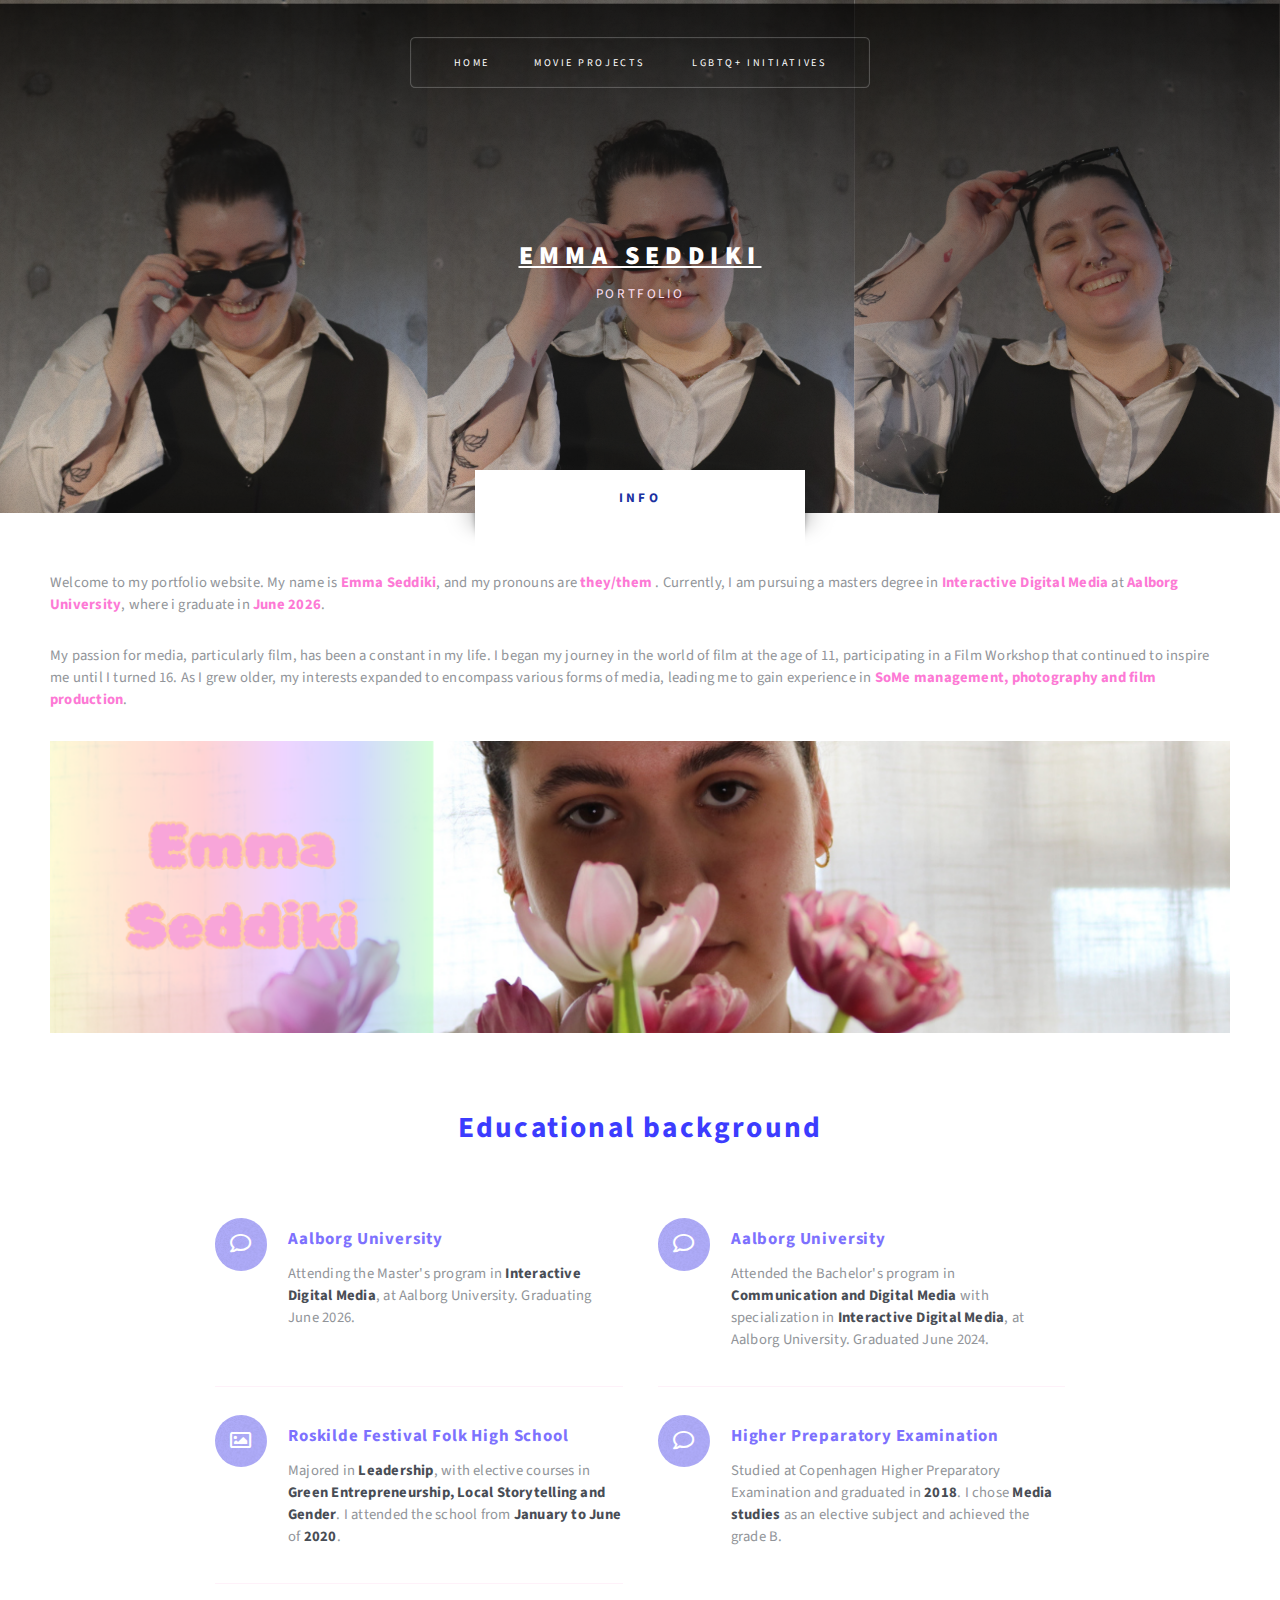
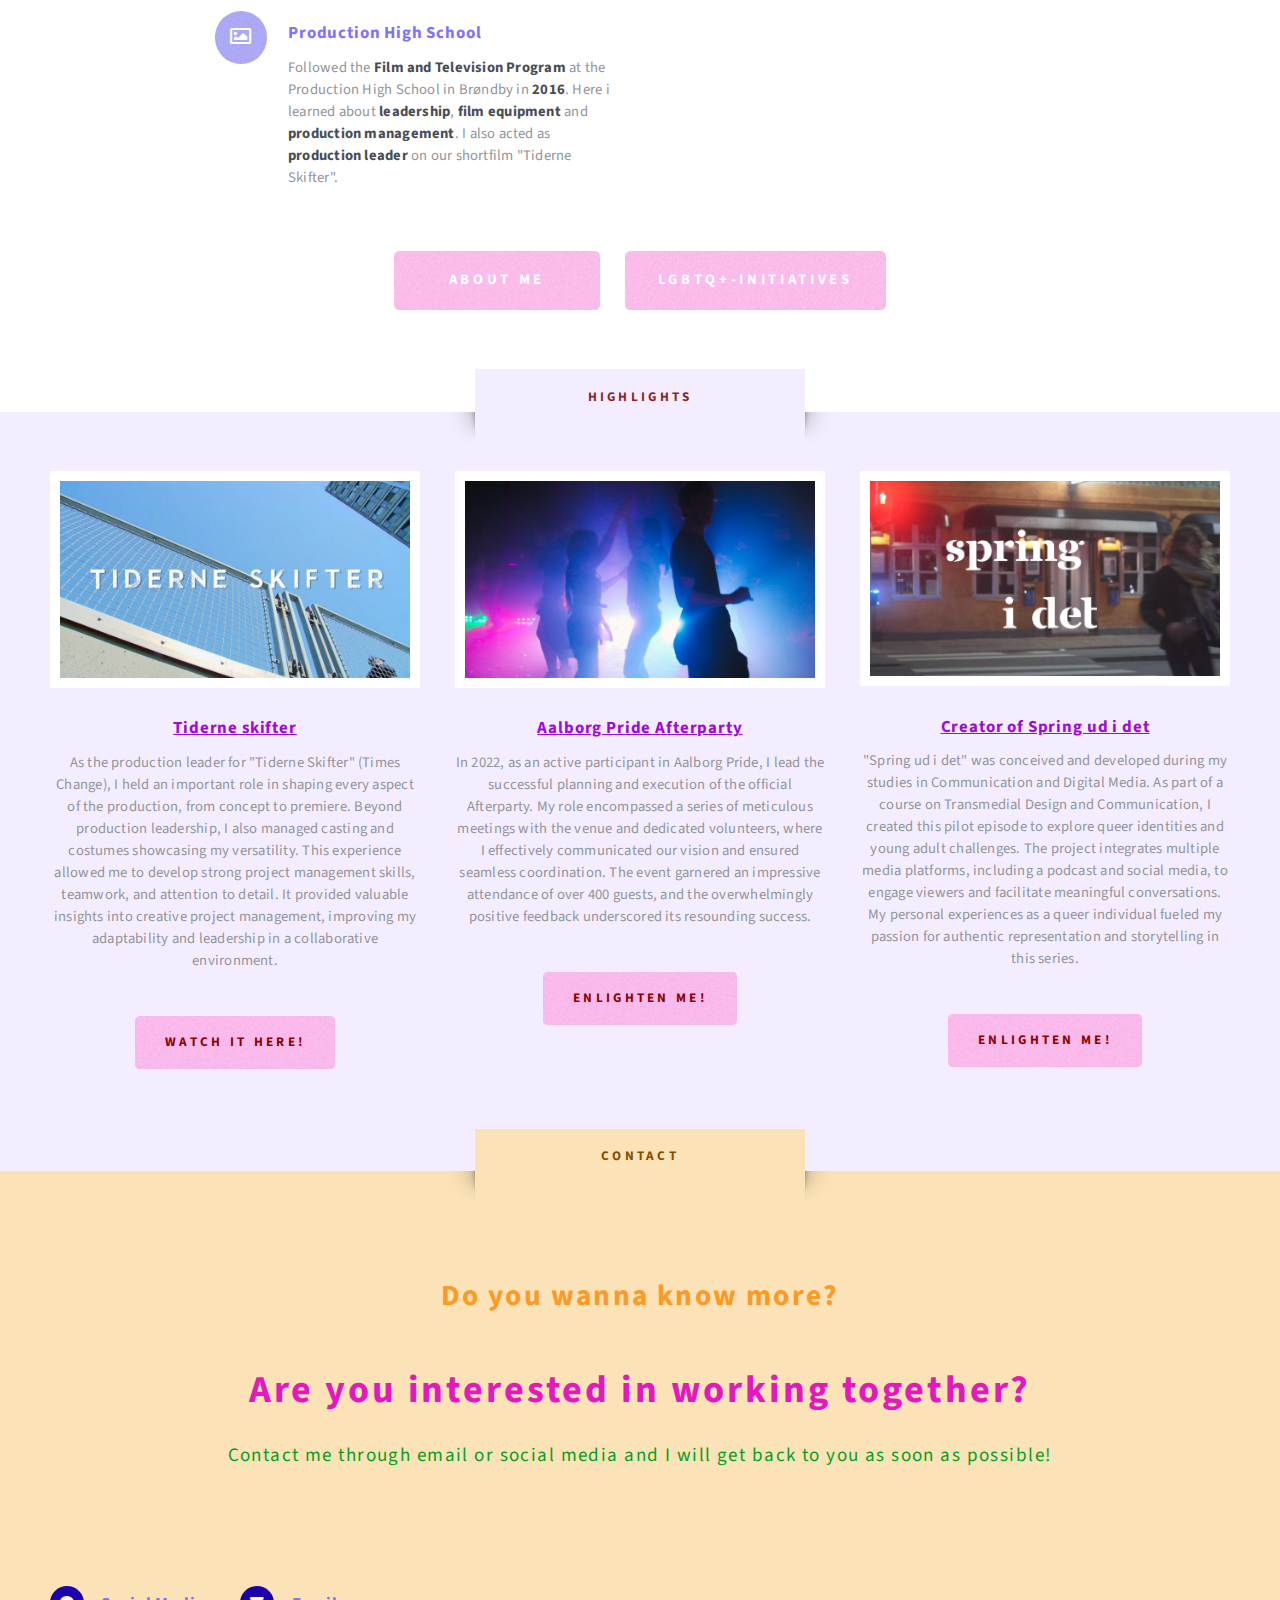
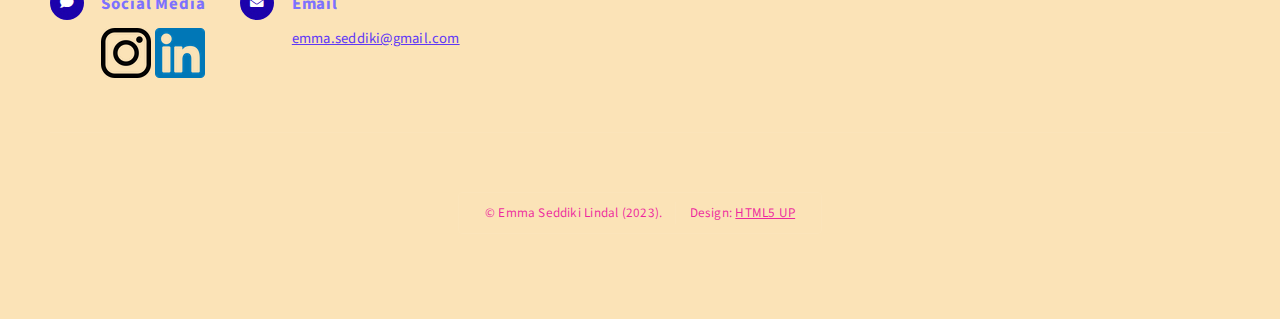
<file: index.html>
<!DOCTYPE HTML>
<!--
	Escape Velocity by HTML5 UP
	html5up.net | @ajlkn
	Free for personal and commercial use under the CCA 3.0 license (html5up.net/license)
-->
<html>
	<head>
		<!-- Basic Meta Tags -->
		<meta charset="utf-8">
		<meta name="viewport" content="width=device-width, initial-scale=1">
		<meta name="description" content="Portfolio of Emma Seddiki - Interactive Digital Media Master's student specializing in film and LGBTQ+ initiatives">
		
		<title>Emma Seddiki | Portfolio</title>
		
		<!-- Favicon -->
		<link rel="icon" href="images/favicon.ico" type="image/x-icon">
		
		<!-- Stylesheets -->
		<link rel="stylesheet" href="assets/css/main.css">
	</head>
	<body class="homepage is-preload">
		<div id="page-wrapper">

			<!-- Header -->
				<section id="header" class="wrapper">

					<!-- Logo -->
						<div id="logo">
							<h1><a href="About me.html">Emma Seddiki</a></h1>
							<p>Portfolio</p>
						</div>

					<!-- Nav -->
						<nav id="nav">
							<ul>
								<li class="current"><a href="index.html">Home</a>
									<ul>
										<li><a href="About me.html">About me </a>
			
										</li>
									</li>
									</ul>
										<li>
									<a href="Movie Projects.html">Movie projects</a>
									
								</li>
								<li>
									<a href="LGBTQ.html">LGBTQ+ Initiatives</a>
								<ul>
									<li><a href="Spring ud i det.html" >Spring ud i det</a>
										
									</li>
									<li>
										<a href="QueerNord.html">Queer Nord</a>
													</li>
								
									<li><a href="Pride.html" >Aalborg Pride</a>
										
										</li>
										
									</ul>
								</li>
							</ul>
						</nav>

				</section>

			

			<!-- Main -->
				<section id="main" class="wrapper style2">
					<div class="title">Info</div>
					<div class="container">

						<!-- Image -->

						<p> Welcome to my portfolio website. My name is <strong style="color: rgb(253, 121, 213);"> Emma Seddiki</strong>, and my pronouns are <strong style="color: rgb(253, 121, 213);">they/them </strong>. Currently, I am pursuing a masters degree in <strong style="color: rgb(253, 121, 213);">Interactive Digital Media</strong> at <strong style="color: rgb(253, 121, 213);">Aalborg University</strong>, where i graduate in <strong style="color: rgb(253, 121, 213);">June 2026</strong>.</p>

							<p >My passion for media, particularly film, has been a constant in my life. I began my journey in the world of film at the age of 11, participating in a Film Workshop that continued to inspire me until I turned 16. As I grew older, my interests expanded to encompass various forms of media, leading me to gain experience in <strong style="color: rgb(253, 121, 213);">SoMe management, photography and film production</strong>.</p> 
							
							
							<a href="#" class="image featured">
								<img src="images/Index.png" alt="a picture of me" />
							</a>
							

						<!-- Features -->
							<section id="features">
								<header class="style1">
									<h2 style="color: rgb(60, 60, 254);" >Educational background</h2>

								</header>
								<div class="feature-list" >
									<div class="row">
										<div class="col-6 col-12-medium">
											<section>
												<h3 class="icon fa-comment">Aalborg University</h3>
												<p> Attending the Master's program in <strong>Interactive Digital Media</strong>, at Aalborg University. Graduating June 2026.</p>
											</section>
										</div>
										<div class="col-6 col-12-medium">
											<section>
												<h3 class="icon fa-comment">Aalborg University</h3>
												<p> Attended the Bachelor's program in <strong>Communication and Digital Media</strong> with specialization in <strong>Interactive Digital Media</strong>, at Aalborg University. Graduated June 2024.</p>
											</section>
										</div>
										<div class="col-6 col-12-medium">
											<section>
												<h3 class="icon fa-image">Roskilde Festival Folk High School</h3>
												<p> Majored in <strong>Leadership</strong>, with elective courses in <strong>Green Entrepreneurship, Local Storytelling and Gender</strong>. I attended the school from <strong>January to June</strong> of <strong>2020</strong>. </p>
											</section>
										</div>
										<div class="col-6 col-12-medium">
											<section>
												<h3 class="icon fa-comment">Higher Preparatory Examination</h3>
												<p>Studied at Copenhagen Higher Preparatory Examination and graduated in <strong>2018</strong>. I chose <strong>Media studies</strong> as an elective subject and achieved the grade B. </p>
											</section>
										</div>
										<div class="col-6 col-12-medium">
											<section>
												<h3 class="icon fa-image">Production High School</h3>
												<p>Followed the <strong>Film and Television Program </strong> at the Production High School in Brøndby in <strong>2016</strong>. Here i learned about <strong>leadership</strong>, <strong>film equipment</strong> and <strong>production management</strong>. I also acted as <strong>production leader</strong>  on our shortfilm "Tiderne Skifter".</p>
											</section>
										</div>
										
										
									</div>
								</div>
								<ul class="actions special">
									<li><a href="About me.html" class="button style1 large" style="color:white;">About me</a></li>
									<li><a href="LGBTQ.html" class="button style1 large" style="color: white"> LGBTQ+-initiatives</a></li>
								</ul>
							</section>

					</div>
				</section>

			<!-- Highlights -->
			<section id="highlights" class="wrapper style3">
				<div class="title">Highlights</div>
				<div class="container">
					<div class="row aln-center">
						<div class="col-4 col-12-medium">
							<section class="highlight">
								<a href="https://drive.google.com/file/d/14B8MIynEdtFQwuWL1DB-0_AwBvh9vdET/view?usp=share_link" class="image featured"><img src="images/TiderneSkifter.png" alt="" /></a>
								<h3><a href="https://drive.google.com/file/d/14B8MIynEdtFQwuWL1DB-0_AwBvh9vdET/view?usp=share_link">Tiderne skifter</a></h3>
								<p>As the production leader for "Tiderne Skifter" (Times Change), I held an important role in shaping every aspect of the production, from concept to premiere. Beyond production leadership, I also managed casting and costumes showcasing my versatility. This experience allowed me to develop strong project management skills, teamwork, and attention to detail. It provided valuable insights into creative project management, improving my adaptability and leadership in a collaborative environment. </p>
								<ul class="actions">
									<li><a href="https://drive.google.com/file/d/14B8MIynEdtFQwuWL1DB-0_AwBvh9vdET/view?usp=share_link" class="button style1">Watch it here!</a></li>
								</ul>
							</section>
						</div>
						<div class="col-4 col-12-medium">
							<section class="highlight">
								<a href="Pride.html" class="image featured"><img src="images/Afterparty.png" alt="" /></a>
								<h3><a href="Pride.html">Aalborg Pride Afterparty</a></h3>
								<p>In 2022, as an active participant in Aalborg Pride, I lead the successful planning and execution of the official Afterparty. My role encompassed a series of meticulous meetings with the venue and dedicated volunteers, where I effectively communicated our vision and ensured seamless coordination. The event garnered an impressive attendance of over 400 guests, and the overwhelmingly positive feedback underscored its resounding success. </p>
								<ul class="actions">
									<li><a href="Pride.html" class="button style1">Enlighten me!</a></li>
								</ul>
							</section>
						</div>
						<div class="col-4 col-12-medium">
							<section class="highlight">
								<a href="Spring ud i det.html" class="image featured"><img src="images/Spring ud i det.png" href="Spring ud i det.html" /></a>
								<h3><a href="Spring ud i det.html"> Creator of Spring ud i det</a></h3>
								<p>"Spring ud i det" was conceived and developed during my studies in Communication and Digital Media. As part of a course on Transmedial Design and Communication, I created this pilot episode to explore queer identities and young adult challenges. The project integrates multiple media platforms, including a podcast and social media, to engage viewers and facilitate meaningful conversations. My personal experiences as a queer individual fueled my passion for authentic representation and storytelling in this series.</p>
								<ul class="actions">
									<li><a href="Spring ud i det.html" class="button style1">Enlighten me!</a></li>
								</ul>
							</section>
						</div>
						
					</div>
				</div>
			</section>

		<!-- Footer -->
			<section id="footer" class="wrapper">
				<div class="title">Contact</div>
				<div class="container">
					<header class="style1">
						<h2 style="color:rgb(255, 153, 37)">Do you wanna know more? <p style="color: rgb(229, 24, 191);"> Are you interested in working together? </p></h2>
						<p style="color: rgb(5, 159, 31);">
							Contact me through email or social media and I will get back to you as soon as possible!
						</p>
					</header>
					<div class="row">
						
	
						<div class="col-8 col-10-medium">

							<!-- Contact -->
								<section class="feature-list small">
									<div class="row">

										<div class="col-25 col-12-small">
											<section>
												<h3 class="icon solid fa-comment">Social Media</h3>
												<p>
													<a href="https://www.instagram.com/emmalindal/?hl=da" style="color: rgb(94, 56, 246); class="image featured"> <img src="images/87390.png" ></a>
													<a href="https://www.linkedin.com/in/emma-seddiki-lindal-56a51869/?originalSubdomain=dk" style="color: rgb(94, 56, 246); class="Image featured> <img src="images/174857.png"> </a> </a><br />
													
												</p>
											</section>
										</div>
										<div class="col-20 col-10-small">
											<section>
												<h3 class="icon solid fa-envelope">Email</h3>
												<p>
													<a style="color: rgb(94, 56, 246);"> emma.seddiki@gmail.com </a>
						
												</p>
											
										</div>
									</div>
								</section>

						</div>
					</div>
					<div id="copyright">
						<ul>
							<li>&copy; Emma Seddiki Lindal (2023).</li><li>Design: <a href="http://html5up.net">HTML5 UP</a></li>
						</ul>
					</div>
				</div>
			</section>

	</div>

		<!-- Scripts -->
			<script src="assets/js/jquery.min.js"></script>
			<script src="assets/js/jquery.dropotron.min.js"></script>
			<script src="assets/js/browser.min.js"></script>
			<script src="assets/js/breakpoints.min.js"></script>
			<script src="assets/js/util.js"></script>
			<script src="assets/js/main.js"></script>

	</body>
</html>
</file>
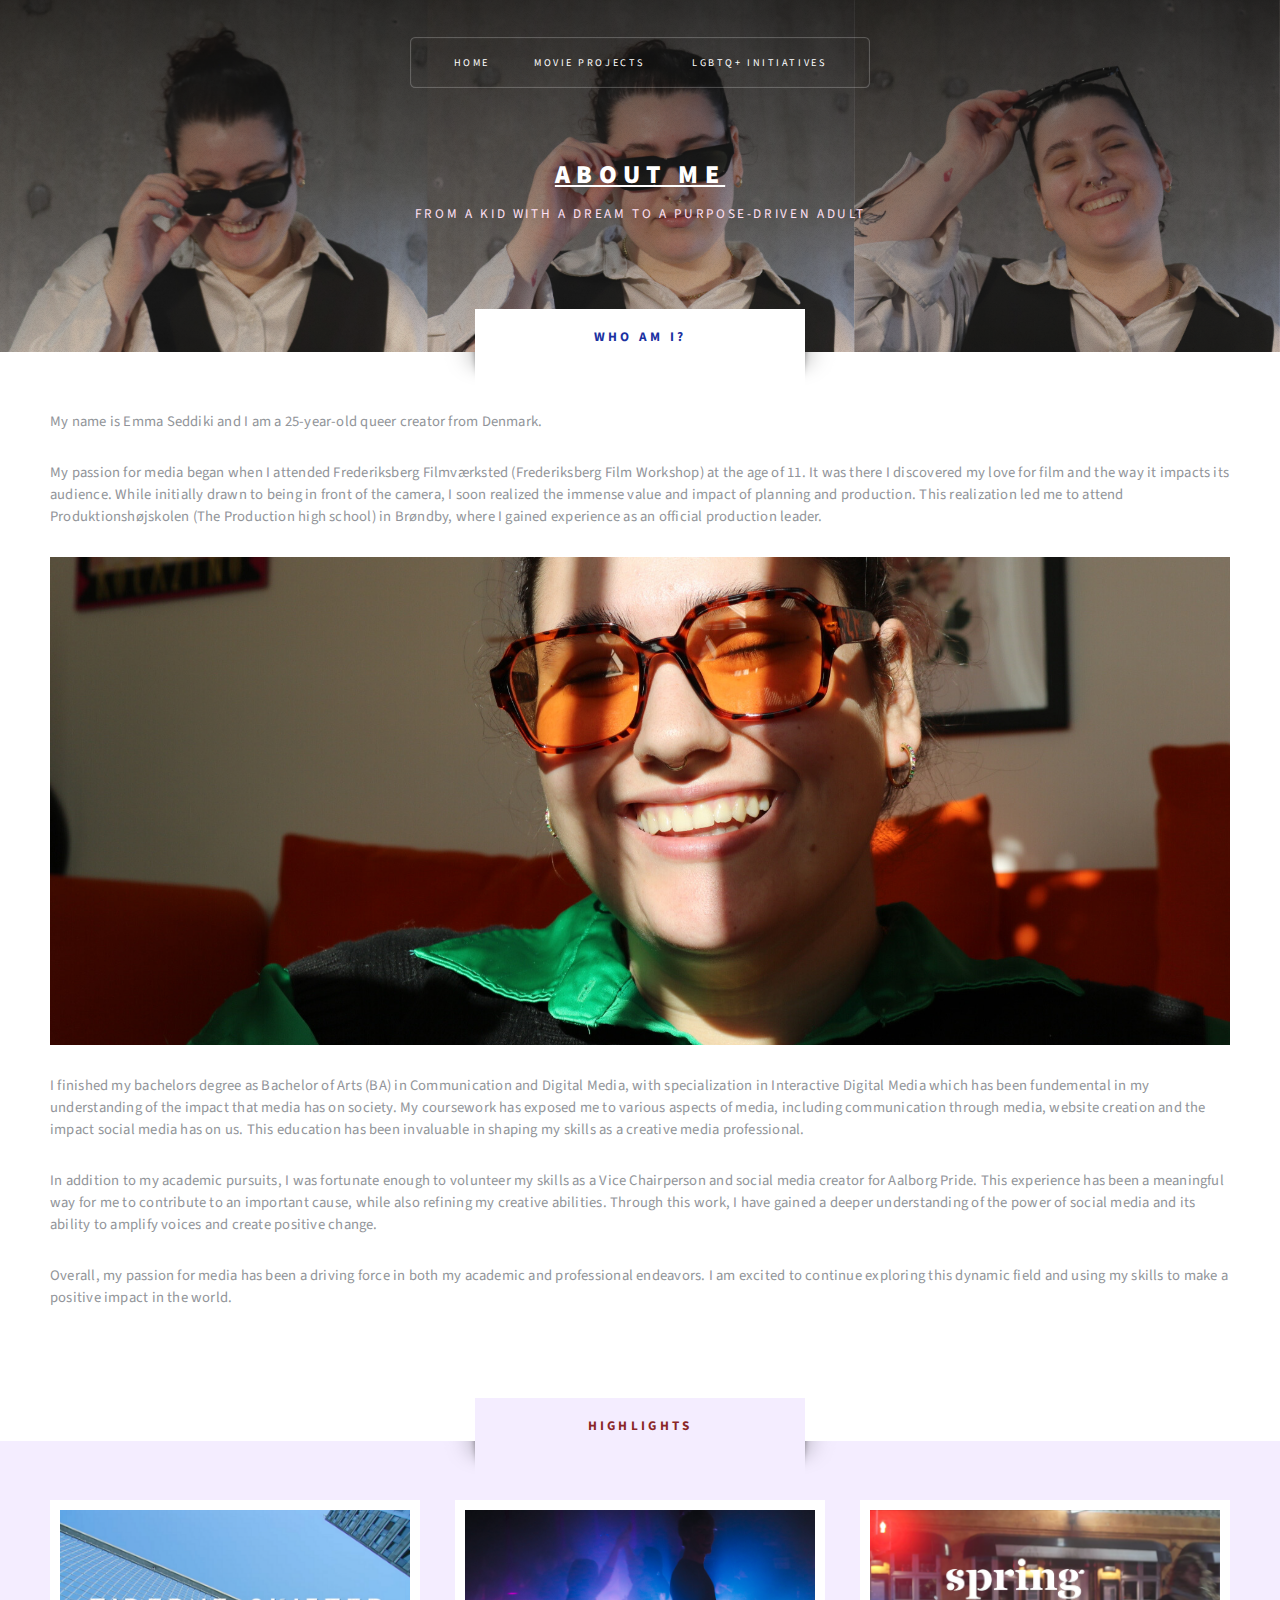
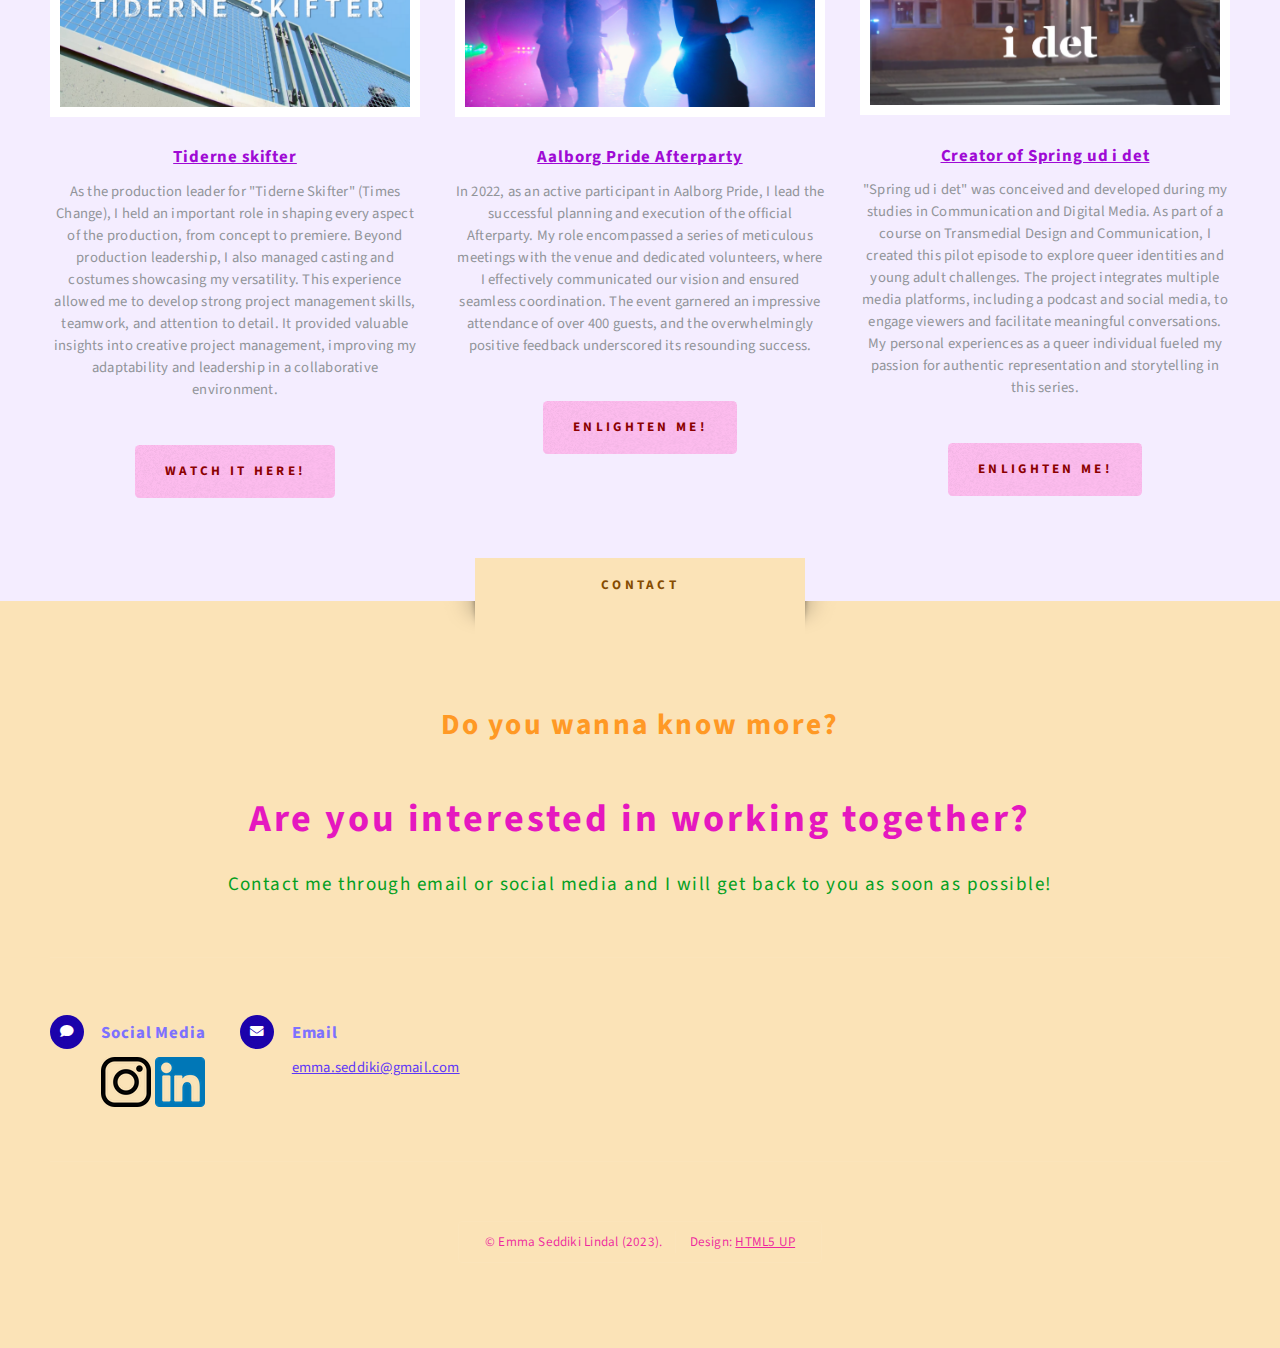
<file: About me.html>
<!DOCTYPE HTML>
<!--
	Escape Velocity by HTML5 UP
	html5up.net | @ajlkn
	Free for personal and commercial use under the CCA 3.0 license (html5up.net/license)
-->
<html>
	<head>
		<link rel="shortcut icon" href="images/favicon.ico">
		<title>About me
		</title>
		<meta charset="utf-8" />
		<meta name="viewport" content="width=device-width, initial-scale=1, user-scalable=no" />
		<link rel="stylesheet" href="assets/css/main.css" />
	</head>
	<body class="no-sidebar is-preload">
		<div id="page-wrapper">

			<!-- Header -->
				<section id="header" class="wrapper">

					<!-- Logo -->
						<div id="logo">
							<h1><a href="index.html">About me</a></h1>
							<p>From a kid with a dream to a purpose-driven adult</p>
						</div>

					<!-- Nav -->
					<nav id="nav">
						<ul>
							<li class="current"><a href="index.html">Home</a>
								<ul>
									<li><a href="About me.html">About me </a>
		
									</li>
								</li>
								</ul>
									<li>
								<a href="Movie Projects.html">Movie projects</a>
								
							</li>
							<li>
								<a href="LGBTQ.html">LGBTQ+ Initiatives</a>
							<ul>
								<li><a href="Spring ud i det.html" >Spring ud i det</a>
									
								</li>
								<li>
									<a href="QueerNord.html">Queer Nord</a>
												</li>
							
								<li><a href="Pride.html" >Aalborg Pride</a>
									
									</li>
									
								</ul>
							</li>
						</ul>
					</nav>


				</section>

			<!-- Main -->
				<div id="main" class="wrapper style2">
					<div class="title">Who am I?</div>
					<div class="container">

						<!-- Content -->
							<div id="content">
								<article class="box post">
									<p>My name is Emma Seddiki and I am a 25-year-old queer creator from Denmark. </p> 
									<p> My passion for media began when I attended Frederiksberg Filmværksted (Frederiksberg Film Workshop) at the age of 11. It was there I discovered my love for film and the way it impacts its audience. While initially drawn to being in front of the camera, I soon realized the immense value and impact of planning and production. This realization led me to attend Produktionshøjskolen (The Production high school) in Brøndby, where I gained experience as an official production leader.
									</p>
									<a class="image featured">
										<img src="images/Billede-ommig.jpg" alt="" />
									</a>
									
									<p>I finished my bachelors degree as Bachelor of Arts (BA) in Communication and Digital Media, with specialization in Interactive Digital Media which has been fundemental in my understanding of the impact that media has on society. My coursework has exposed me to various aspects of media, including communication through media, website creation and the impact social media has on us. This education has been invaluable in shaping my skills as a creative media professional.</p> 

										<p>In addition to my academic pursuits, I was fortunate enough to volunteer my skills as a Vice Chairperson and social media creator for Aalborg Pride. This experience has been a meaningful way for me to contribute to an important cause, while also refining my creative abilities. Through this work, I have gained a deeper understanding of the power of social media and its ability to amplify voices and create positive change.</p>
										
										<p>Overall, my passion for media has been a driving force in both my academic and professional endeavors. I am excited to continue exploring this dynamic field and using my skills to make a positive impact in the world.</p>
									</p>
								</article>
							</div>

					</div>
				</div>

			<!-- Highlights -->
				<section id="highlights" class="wrapper style3">
					<div class="title">Highlights</div>
					<div class="container">
						<div class="row aln-center">
							<div class="col-4 col-12-medium">
								<section class="highlight">
									<a href="https://drive.google.com/file/d/14B8MIynEdtFQwuWL1DB-0_AwBvh9vdET/view?usp=share_link" class="image featured"><img src="images/TiderneSkifter.png" alt="" /></a>
									<h3><a href="https://drive.google.com/file/d/14B8MIynEdtFQwuWL1DB-0_AwBvh9vdET/view?usp=share_link">Tiderne skifter</a></h3>
									<p>As the production leader for "Tiderne Skifter" (Times Change), I held an important role in shaping every aspect of the production, from concept to premiere. Beyond production leadership, I also managed casting and costumes showcasing my versatility. This experience allowed me to develop strong project management skills, teamwork, and attention to detail. It provided valuable insights into creative project management, improving my adaptability and leadership in a collaborative environment. </p>
									<ul class="actions">
										<li><a href="https://drive.google.com/file/d/14B8MIynEdtFQwuWL1DB-0_AwBvh9vdET/view?usp=share_link" class="button style1">Watch it here!</a></li>
									</ul>
								</section>
							</div>
							<div class="col-4 col-12-medium">
								<section class="highlight">
									<a href="Pride.html" class="image featured"><img src="images/Afterparty.png" alt="" /></a>
									<h3><a href="Pride.html">Aalborg Pride Afterparty</a></h3>
									<p>In 2022, as an active participant in Aalborg Pride, I lead the successful planning and execution of the official Afterparty. My role encompassed a series of meticulous meetings with the venue and dedicated volunteers, where I effectively communicated our vision and ensured seamless coordination. The event garnered an impressive attendance of over 400 guests, and the overwhelmingly positive feedback underscored its resounding success. </p>
									<ul class="actions">
										<li><a href="Pride.html" class="button style1">Enlighten me!</a></li>
									</ul>
								</section>
							</div>
							<div class="col-4 col-12-medium">
								<section class="highlight">
									<a href="Spring ud i det.html" class="image featured"><img src="images/Spring ud i det.png" href="Spring ud i det.html" /></a>
								<h3><a href="Spring ud i det.html"> Creator of Spring ud i det</a></h3>
								<p>"Spring ud i det" was conceived and developed during my studies in Communication and Digital Media. As part of a course on Transmedial Design and Communication, I created this pilot episode to explore queer identities and young adult challenges. The project integrates multiple media platforms, including a podcast and social media, to engage viewers and facilitate meaningful conversations. My personal experiences as a queer individual fueled my passion for authentic representation and storytelling in this series.</p>
								<ul class="actions">
									<li><a href="Spring ud i det.html" class="button style1">Enlighten me!</a></li>
									</ul>
								</section>
							</div>
							
						</div>
					</div>
				</section>

			<!-- Footer -->
				<section id="footer" class="wrapper">
					<div class="title">Contact</div>
					<div class="container">
						<header class="style1">
							<h2 style="color:rgb(255, 153, 37)">Do you wanna know more? <p style="color: rgb(229, 24, 191);"> Are you interested in working together? </p></h2>
							<p style="color: rgb(5, 159, 31);">
								Contact me through email or social media and I will get back to you as soon as possible!
							</p>
						</header>
						<div class="row">
							
		
							<div class="col-8 col-10-medium">

								<!-- Contact -->
									<section class="feature-list small">
										<div class="row">
	
											<div class="col-25 col-12-small">
												<section>
													<h3 class="icon solid fa-comment">Social Media</h3>
													<p>
														<a href="https://www.instagram.com/emmalindal/?hl=da" style="color: rgb(94, 56, 246); class="image featured"> <img src="images/87390.png" ></a>
													<a href="https://www.linkedin.com/in/emma-seddiki-lindal-56a51869/?originalSubdomain=dk" style="color: rgb(94, 56, 246); class="Image featured> <img src="images/174857.png"> </a> </a><br />
													</p>
												</section>
											</div>
											<div class="col-20 col-10-small">
												<section>
													<h3 class="icon solid fa-envelope">Email</h3>
													<p>
														<a style="color: rgb(94, 56, 246);"> emma.seddiki@gmail.com </a>
							
													</p>
												
											</div>
										</div>
									</section>

							</div>
						</div>
						<div id="copyright">
							<ul>
								<li>&copy; Emma Seddiki Lindal (2023).</li><li>Design: <a href="http://html5up.net">HTML5 UP</a></li>
							</ul>
						</div>
					</div>
				</section>

		</div>

		<!-- Scripts -->
			<script src="assets/js/jquery.min.js"></script>
			<script src="assets/js/jquery.dropotron.min.js"></script>
			<script src="assets/js/browser.min.js"></script>
			<script src="assets/js/breakpoints.min.js"></script>
			<script src="assets/js/util.js"></script>
			<script src="assets/js/main.js"></script>

	</body>
</html>
</file>
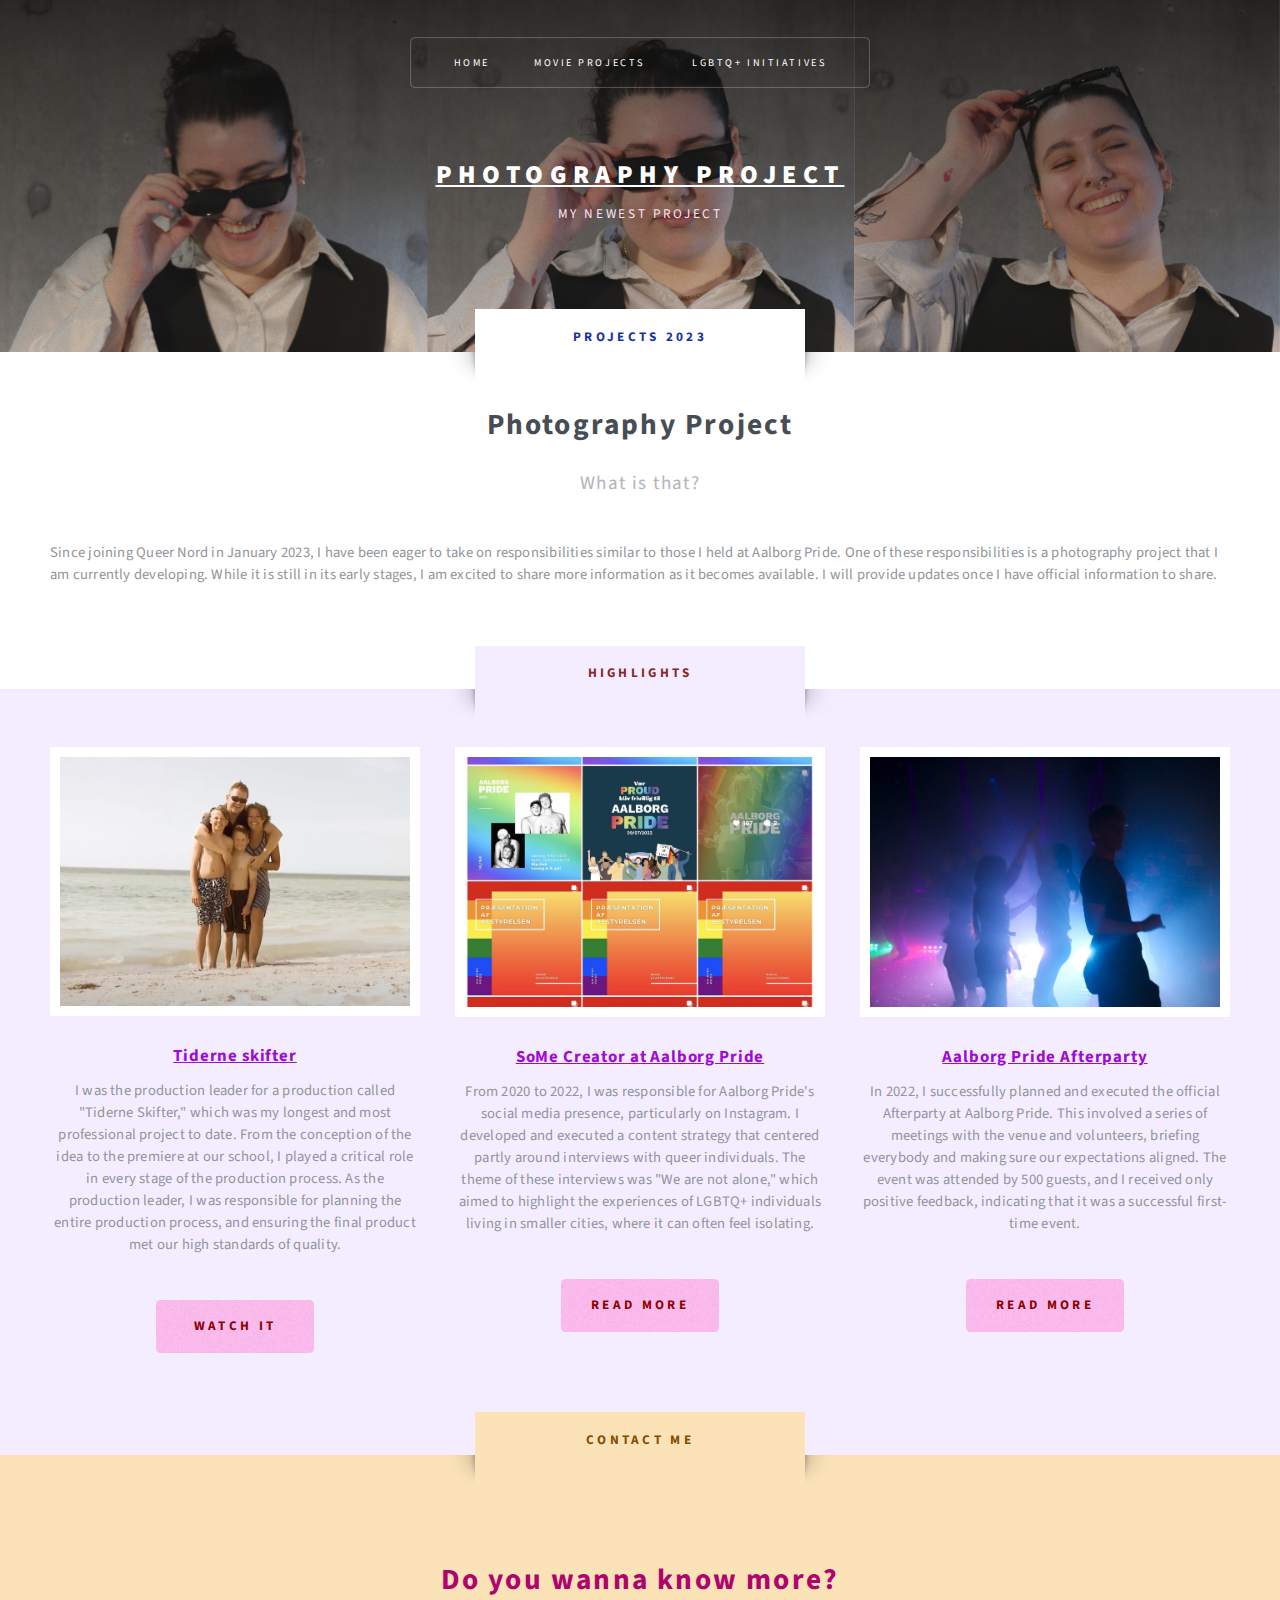
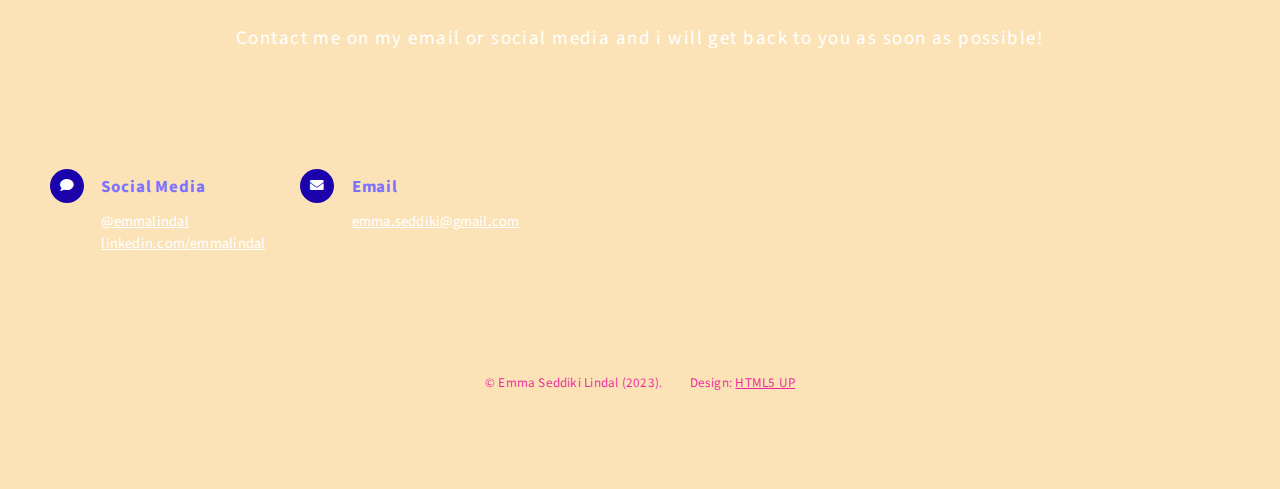
<file: Fotoprojekt.html>
<!DOCTYPE HTML>
<!--
	Escape Velocity by HTML5 UP
	html5up.net | @ajlkn
	Free for personal and commercial use under the CCA 3.0 license (html5up.net/license)
-->
<html>
	<head>
		<link rel="shortcut icon" href="images/favicon.ico">
		<title>Photography Project
		</title>
		<meta charset="utf-8" />
		<meta name="viewport" content="width=device-width, initial-scale=1, user-scalable=no" />
		<link rel="stylesheet" href="assets/css/main.css" />
	</head>
	<body class="no-sidebar is-preload">
		<div id="page-wrapper">

			<!-- Header -->
				<section id="header" class="wrapper">

					<!-- Logo -->
						<div id="logo">
							<h1><a href="index.html">Photography Project</a></h1>
							<p>My newest project</p>
						</div>

					<!-- Nav -->
					<nav id="nav">
						<ul>
							<li class="current"><a href="index.html">Home</a>
								<ul>
									<li><a href="About me.html">About me </a>
		
									</li>
								</li>
								</ul>
									<li>
								<a>Movie projects</a>
								<ul>
									<li><a href="https://youtu.be/yZ99AdHFnt0">Hvad er det værste der kan ske? (2021)</a></li>
									<li><a href="https://www.youtube.com/watch?v=tKYTDEVsIDw">drÅk (2020)</a></li>
									<li><a href="https://www.youtube.com/watch?feature=youtu.be&v=9eyGQxCwazM&app=desktop">Vi maler byen rød 2 (2018)</a></li>
									<li><a href="https://drive.google.com/file/d/14B8MIynEdtFQwuWL1DB-0_AwBvh9vdET/view?usp=share_link">Tiderne skifter (2016)</a></li>
									<li>
										<a href="http://www.frederiksbergfilm.dk">Frederiksberg Filmværksted</a>
										<ul>
											<li><a href="http://www.frederiksbergfilm.dk/project/ti-bud-for-unge-filmskabere/">Ti bud for unge filmskabere (2016)</a></li>
											<li><a href="https://www.youtube.com/watch?v=QZ7yF3ljlSI">Slender - The Movie (2012)</a></li>
										</ul>
									</li>
									</ul>
							</li>
							<li>
								<a href="LGBTQ.html">LGBTQ+ Initiatives</a>
								<ul>
									<li>
										<a >Queer nord</a>
										<ul>
											<li><a href="Fotoprojekt.html">Photography Project (2023)</a></li>
											<li><a href="#">Upcoming</a></li>
										</ul>
									</li>
								
									<li><a href=>Aalborg Pride</a>
										<ul>
											<li><a href="Pride SoMe.html">SoMe</a></li>
											<li><a href="Afterparty.html">AfterParty 2022</a></li>
										</ul>
									</li>
								</ul>
							</li>
						</ul>
					</nav>


				</section>

			<!-- Main -->
				<div id="main" class="wrapper style2">
					<div class="title">Projects 2023</div>
					<div class="container">

						<!-- Content -->
							<div id="content">
								<article class="box post">
									<header class="style1">
										<h2>Photography Project</h2>
										<p>What is that?</p>
									</header>
									
									<p>Since joining Queer Nord in January 2023, I have been eager to take on responsibilities similar to those I held at Aalborg Pride. One of these responsibilities is a photography project that I am currently developing. While it is still in its early stages, I am excited to share more information as it becomes available. I will provide updates once I have official information to share.</p>
								</article>
							</div>

					</div>
				</div>

			<!-- Highlights -->
				<section id="highlights" class="wrapper style3">
					<div class="title">Highlights</div>
					<div class="container">
						<div class="row aln-center">
							<div class="col-4 col-12-medium">
								<section class="highlight">
									<a href="https://drive.google.com/file/d/14B8MIynEdtFQwuWL1DB-0_AwBvh9vdET/view?usp=share_link" class="image featured"><img src="images/pic02.jpg" alt="" /></a>
									<h3><a href="https://drive.google.com/file/d/14B8MIynEdtFQwuWL1DB-0_AwBvh9vdET/view?usp=share_link">Tiderne skifter</a></h3>
									<p>I was the production leader for a production called "Tiderne Skifter," which was my longest and most professional project to date. From the conception of the idea to the premiere at our school, I played a critical role in every stage of the production process. As the production leader, I was responsible for planning the entire production process, and ensuring the final product met our high standards of quality. </p>
									<ul class="actions">
										<li><a href="https://drive.google.com/file/d/14B8MIynEdtFQwuWL1DB-0_AwBvh9vdET/view?usp=share_link" class="button style1">Watch it</a></li>
									</ul>
								</section>
							</div>
							<div class="col-4 col-12-medium">
								<section class="highlight">
									<a href="Pride SoMe.html" class="image featured"><img src="images/pic03.jpg" alt="" /></a>
									<h3><a href="Pride SoMe.html">SoMe Creator at Aalborg Pride</a></h3>
									<p>From 2020 to 2022, I was responsible for Aalborg Pride's social media presence, particularly on Instagram. I developed and executed a content strategy that centered partly around interviews with queer individuals. The theme of these interviews was "We are not alone," which aimed to highlight the experiences of LGBTQ+ individuals living in smaller cities, where it can often feel isolating.</p>
									<ul class="actions">
										<li><a href="Pride SoMe.html" class="button style1">Read more</a></li>
									</ul>
								</section>
							</div>
							<div class="col-4 col-12-medium">
								<section class="highlight">
									<a href="#" class="image featured"><img src="images/pic04.jpg" alt="" /></a>
									<h3><a href="#">Aalborg Pride Afterparty</a></h3>
									<p>In 2022, I successfully planned and executed the official Afterparty at Aalborg Pride. This involved a series of meetings with the venue and volunteers, briefing everybody and making sure our expectations aligned. The event was attended by 500 guests, and I received only positive feedback, indicating that it was a successful first-time event. </p>
									<ul class="actions">
										<li><a href="Afterparty.html" class="button style1">Read more</a></li>
									</ul>
								</section>
							</div>
						</div>
					</div>
				</section>

			<!-- Footer -->
			<section id="footer" class="wrapper">
				<div class="title">Contact me</div>
				<div class="container">
					<header class="style1">
						<h2 style="color:rgb(175, 3, 109)">Do you wanna know more?</h2>
						<p style="color: white;">
							Contact me on my email or social media and i will get back to you as soon as possible!
						</p>
					</header>
					<div class="row">
	
						<div class="col-8 col-10-medium">

							<!-- Contact -->
								<section class="feature-list small">
									<div class="row">

										<div class="col-25 col-12-small">
											<section>
												<h3 class="icon solid fa-comment">Social Media</h3>
												<p>
													<a href="https://www.instagram.com/emmalindal/?hl=da">@emmalindal</a><br />
													<a href="https://www.linkedin.com/in/emma-seddiki-lindal-56a51869/?originalSubdomain=dk">linkedin.com/emmalindal</a><br />
												</p>
											</section>
										</div>
										<div class="col-20 col-10-small">
											<section>
												<h3 class="icon solid fa-envelope">Email</h3>
												<p>
													<a href="#">emma.seddiki@gmail.com</a>
												</p>
											</section>
										</div>
										
									</div>
								</section>

						</div>
					</div>
					<div id="copyright">
						<ul>
							<li>&copy; Emma Seddiki Lindal (2023).</li><li>Design: <a href="http://html5up.net">HTML5 UP</a></li>
						</ul>
					</div>
				</div>
			</section>

	</div>

		<!-- Scripts -->
			<script src="assets/js/jquery.min.js"></script>
			<script src="assets/js/jquery.dropotron.min.js"></script>
			<script src="assets/js/browser.min.js"></script>
			<script src="assets/js/breakpoints.min.js"></script>
			<script src="assets/js/util.js"></script>
			<script src="assets/js/main.js"></script>

	</body>
</html>
</file>
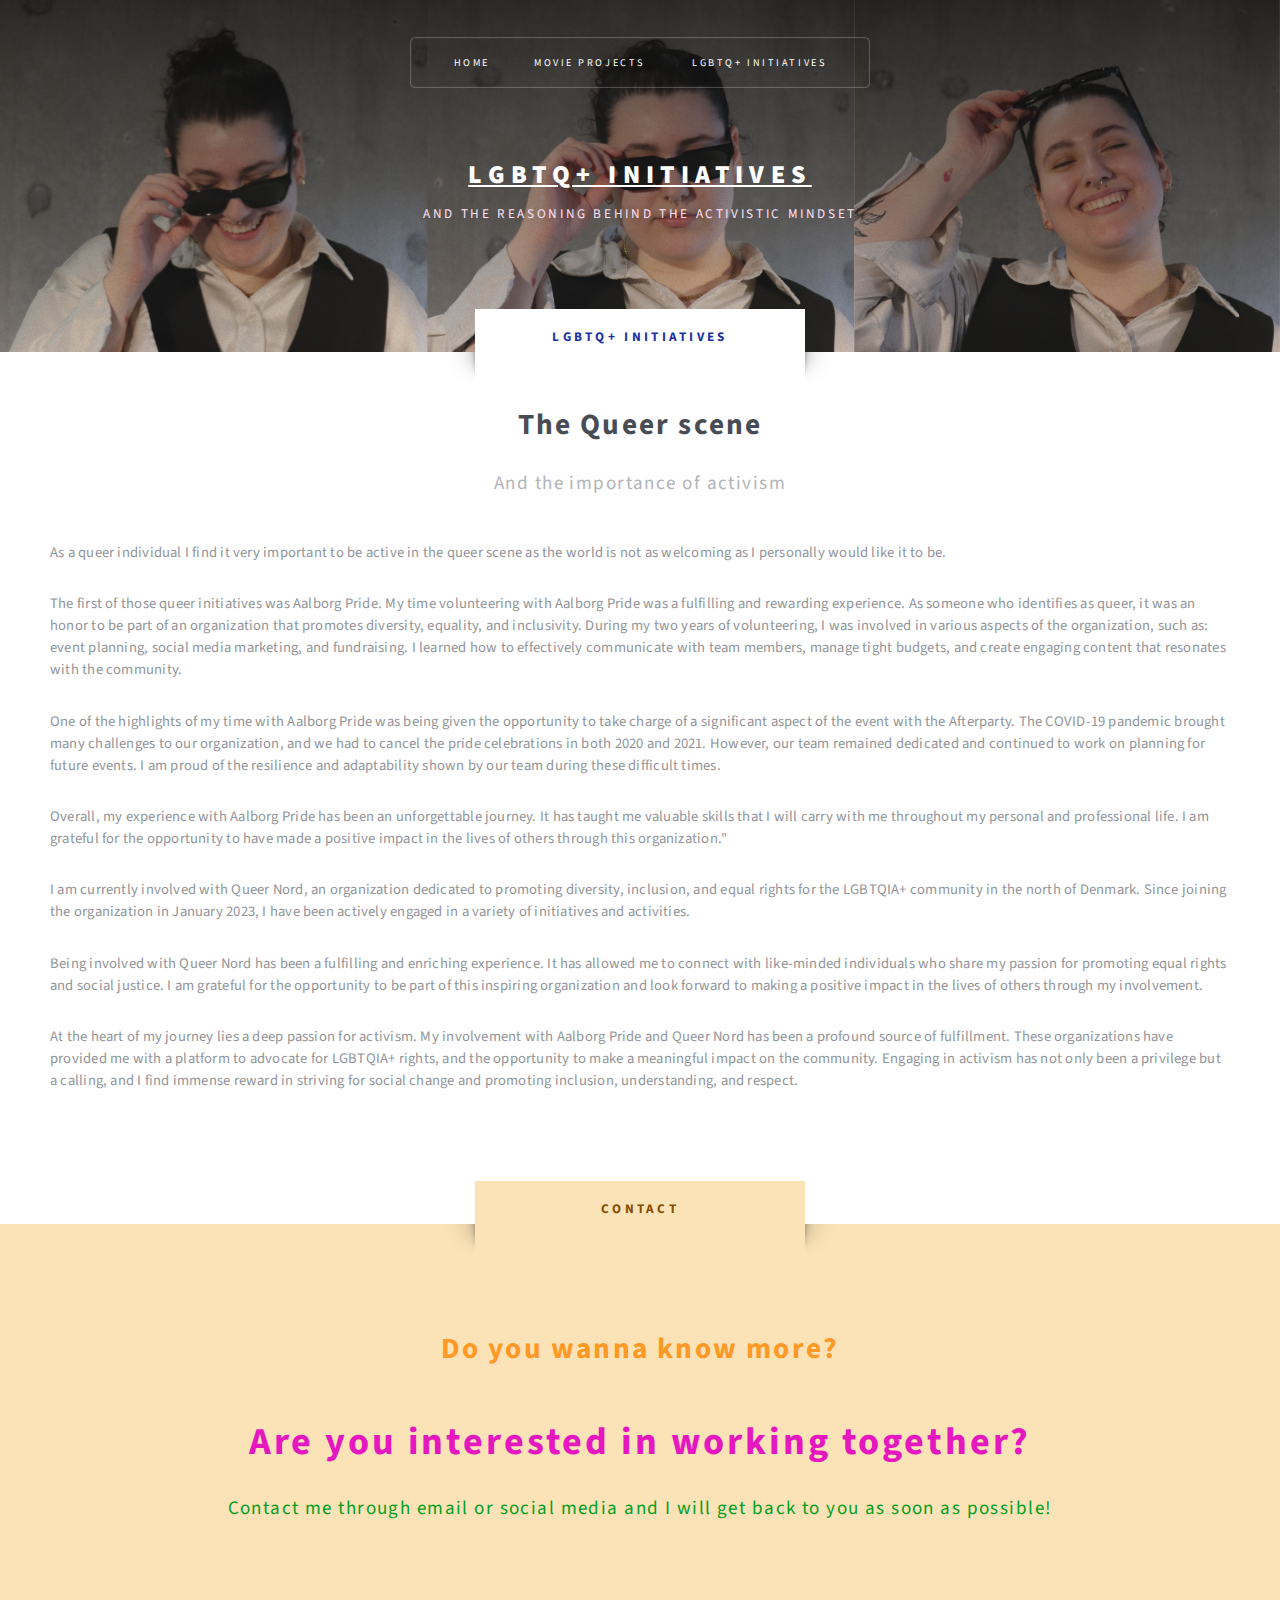
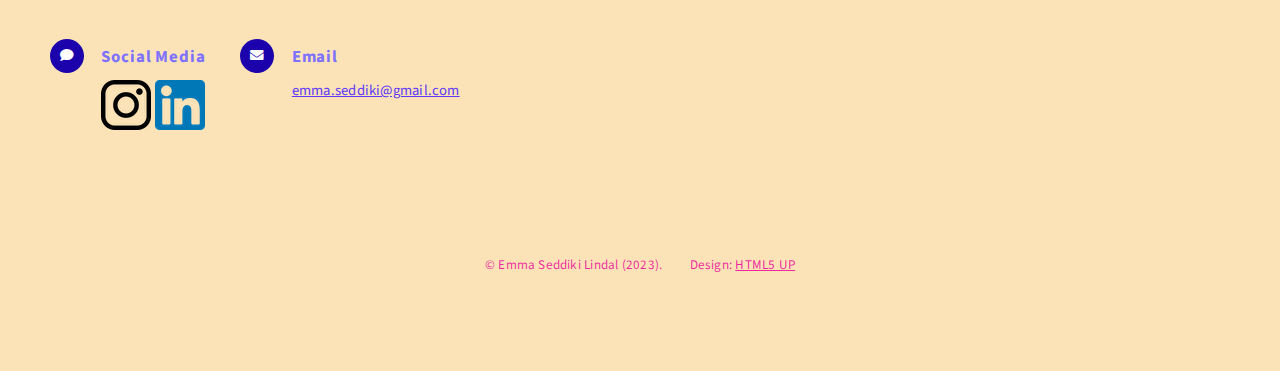
<file: LGBTQ.html>
<!DOCTYPE HTML>
<!--
	Escape Velocity by HTML5 UP
	html5up.net | @ajlkn
	Free for personal and commercial use under the CCA 3.0 license (html5up.net/license)
-->
<html>
	<head>
		<link rel="shortcut icon" href="images/favicon.ico">
		<title>LGBTQ+ Initiatives
		</title>
		<meta charset="utf-8" />
		<meta name="viewport" content="width=device-width, initial-scale=1, user-scalable=no" />
		<link rel="stylesheet" href="assets/css/main.css" />
	</head>
	<body class="no-sidebar is-preload">
		<div id="page-wrapper">

			<!-- Header -->
				<section id="header" class="wrapper">

					<!-- Logo -->
						<div id="logo">
							<h1><a href="index.html">LGBTQ+ Initiatives</a></h1>
							<p>and the reasoning behind the activistic mindset</p>
						</div>

					<!-- Nav -->
					<nav id="nav">
						<ul>
							<li class="current"><a href="index.html">Home</a>
								<ul>
									<li><a href="About me.html">About me </a>
		
									</li>
								</li>
								</ul>
									<li>
								<a>Movie projects</a>
								<ul>
									<li><a href="https://youtu.be/yZ99AdHFnt0">Hvad er det værste der kan ske? (2021)</a></li>
									<li><a href="https://www.youtube.com/watch?v=tKYTDEVsIDw">drÅk (2020)</a></li>
									<li><a href="https://www.youtube.com/watch?feature=youtu.be&v=9eyGQxCwazM&app=desktop">Vi maler byen rød 2 (2018)</a></li>
									<li><a href="https://drive.google.com/file/d/14B8MIynEdtFQwuWL1DB-0_AwBvh9vdET/view?usp=share_link">Tiderne skifter (2016)</a></li>
									<li>
										<a href="http://www.frederiksbergfilm.dk">Frederiksberg Filmværksted</a>
										<ul>
											<li><a href="http://www.frederiksbergfilm.dk/project/ti-bud-for-unge-filmskabere/">Ti bud for unge filmskabere (2016)</a></li>
											<li><a href="http://www.frederiksbergfilm.dk/project/katapuls-2012/">Katapuls (2012)</a></li>
										</ul>
									</li>
									</ul>
							</li>
							<li>
								<a href="LGBTQ.html">LGBTQ+ Initiatives</a>
							<ul>
								<li>
									<a href="QueerNord.html">Queer Nord</a>
												</li>
							
								<li><a href="Pride.html" >Aalborg Pride</a>
									
									</li>
								</ul>
							</li>
						</ul>
					</nav>


				</section>

			<!-- Main -->
				<div id="main" class="wrapper style2">
					<div class="title">LGBTQ+ Initiatives</div>
					<div class="container">

						<!-- Content -->
							<div id="content">
								<article class="box post">
									<header class="style1">
										<h2>The Queer scene</h2>
										<p>And the importance of activism</p>
									</header>
									
									<p>As a queer individual I find it very important to be active in the queer scene as the world is not as welcoming as I personally would like it to be.</p>
								<p> The first of those queer initiatives was Aalborg Pride. My time volunteering with Aalborg Pride was a fulfilling and rewarding experience. As someone who identifies as queer, it was an honor to be part of an organization that promotes diversity, equality, and inclusivity.

									During my two years of volunteering, I was involved in various aspects of the organization, such as: event planning, social media marketing, and fundraising. I learned how to effectively communicate with team members, manage tight budgets, and create engaging content that resonates with the community.</p>
									
									<p> One of the highlights of my time with Aalborg Pride was being given the opportunity to take charge of a significant aspect of the event with the Afterparty.
									
									The COVID-19 pandemic brought many challenges to our organization, and we had to cancel the pride celebrations in both 2020 and 2021. However, our team remained dedicated and continued to work on planning for future events. I am proud of the resilience and adaptability shown by our team during these difficult times.
									
									<p>Overall, my experience with Aalborg Pride has been an unforgettable journey. It has taught me valuable skills that I will carry with me throughout my personal and professional life. I am grateful for the opportunity to have made a positive impact in the lives of others through this organization."</p> 
									
								<p> I am currently involved with Queer Nord, an organization dedicated to promoting diversity, inclusion, and equal rights for the LGBTQIA+ community in the north of Denmark. Since joining the organization in January 2023, I have been actively engaged in a variety of initiatives and activities.</p>

									
									<p> Being involved with Queer Nord has been a fulfilling and enriching experience. It has allowed me to connect with like-minded individuals who share my passion for promoting equal rights and social justice. I am grateful for the opportunity to be part of this inspiring organization and look forward to making a positive impact in the lives of others through my involvement.</p>
									
									<p> At the heart of my journey lies a deep passion for activism. My involvement with Aalborg Pride and Queer Nord has been a profound source of fulfillment. These organizations have provided me with a platform to advocate for LGBTQIA+ rights, and the opportunity to make a meaningful impact on the community. Engaging in activism has not only been a privilege but a calling, and I find immense reward in striving for social change and promoting inclusion, understanding, and respect. </p>
									
									
									</p>
								</article>
							</div>

					</div>
				</div>

			

			<!-- Footer -->
			<section id="footer" class="wrapper">
				<div class="title">Contact</div>
				<div class="container">
					<header class="style1">
						<h2 style="color:rgb(255, 153, 37)">Do you wanna know more? <p style="color: rgb(229, 24, 191);"> Are you interested in working together? </p></h2>
						<p style="color: rgb(5, 159, 31);">
							Contact me through email or social media and I will get back to you as soon as possible!
						</p>
					</header>
					<div class="row">
						
	
						<div class="col-8 col-10-medium">

							<!-- Contact -->
								<section class="feature-list small">
									<div class="row">

										<div class="col-25 col-12-small">
											<section>
												<h3 class="icon solid fa-comment">Social Media</h3>
												<p>
													<a href="https://www.instagram.com/emmalindal/?hl=da" style="color: rgb(94, 56, 246); class="image featured"> <img src="images/87390.png" ></a>
													<a href="https://www.linkedin.com/in/emma-seddiki-lindal-56a51869/?originalSubdomain=dk" style="color: rgb(94, 56, 246); class="Image featured> <img src="images/174857.png"> </a> </a><br />
												</p>
											</section>
										</div>
										<div class="col-20 col-10-small">
											<section>
												<h3 class="icon solid fa-envelope">Email</h3>
												<p>
													<a style="color: rgb(94, 56, 246);"> emma.seddiki@gmail.com </a>
						
												</p>
											
										</div>
									</div>
								</section>

						</div>
					</div>
					<div id="copyright">
						<ul>
							<li>&copy; Emma Seddiki Lindal (2023).</li><li>Design: <a href="http://html5up.net">HTML5 UP</a></li>
						</ul>
					</div>
				</div>
			</section>

	</div>

		<!-- Scripts -->
			<script src="assets/js/jquery.min.js"></script>
			<script src="assets/js/jquery.dropotron.min.js"></script>
			<script src="assets/js/browser.min.js"></script>
			<script src="assets/js/breakpoints.min.js"></script>
			<script src="assets/js/util.js"></script>
			<script src="assets/js/main.js"></script>

	</body>
</html>
</file>
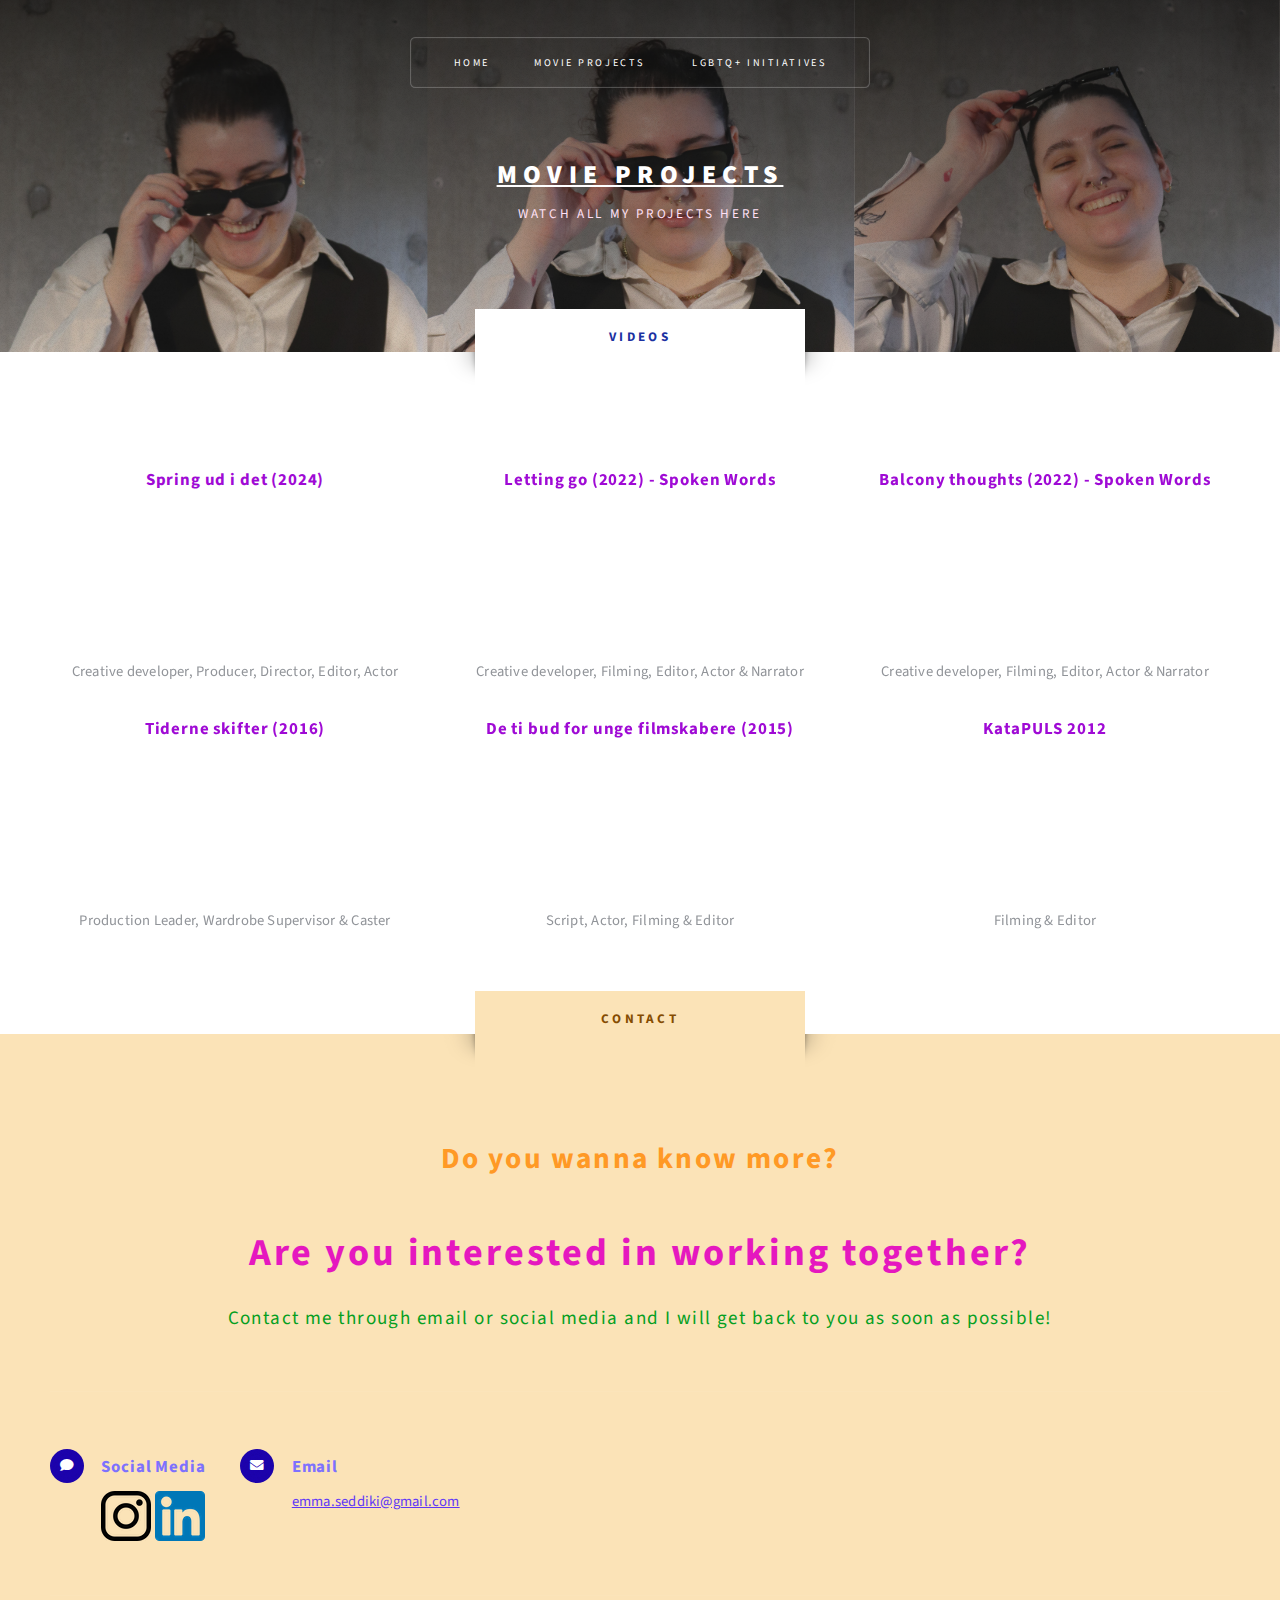
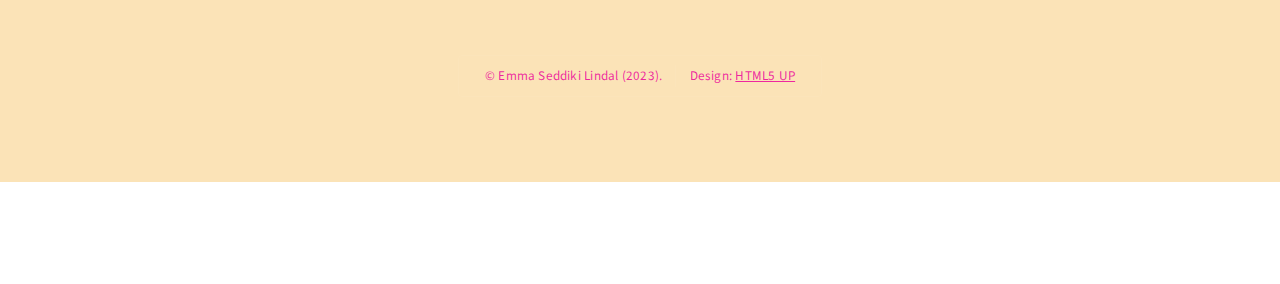
<file: Movie Projects.html>
<!DOCTYPE HTML>
<!--
	Escape Velocity by HTML5 UP
	html5up.net | @ajlkn
	Free for personal and commercial use under the CCA 3.0 license (html5up.net/license)
-->
<html>
	<head>
		<link rel="shortcut icon" href="images/favicon.ico">
		<title>Movie Projects
		</title>
		<meta charset="utf-8" />
		<meta name="viewport" content="width=device-width, initial-scale=1, user-scalable=no" />
		<link rel="stylesheet" href="assets/css/main.css" />
		<style>
			.grid-container {
				display: grid;
				grid-template-columns: auto auto auto;
				background-color: #2195f300;
				padding: 10px;
			}
		
			.grid-item {
				background-color: rgba(255, 255, 255, 0.8);
				border: 1px solid rgba(0, 0, 0, 0.8);
				padding: 20px;
				font-size: 30px;
				text-align: center;
			}
		
			video {
				width: 100%;
				height: auto;
			}
		</style>
	</head>
	<body class="no-sidebar is-preload">
		<div id="page-wrapper">

			<!-- Header -->
				<section id="header" class="wrapper">

					<!-- Logo -->
						<div id="logo">
							<h1><a href="index.html">Movie projects</a></h1>
							<p>Watch all my projects here</p>
						</div>

					<!-- Nav -->
					<nav id="nav">
						<ul>
							<li class="current"><a href="index.html">Home</a>
								<ul>
									<li><a href="About me.html">About me </a>
		
									</li>
								</li>
								</ul>
									<li>
								<a href="Movie Projects.html">Movie projects</a>
								
							</li>
							<li>
								<a href="LGBTQ.html">LGBTQ+ Initiatives</a>
							<ul>
								<li><a href="Spring ud i det.html" >Spring ud i det</a>
									
								</li>
								<li>
									<a href="QueerNord.html">Queer Nord</a>
												</li>
							
								<li><a href="Pride.html" >Aalborg Pride</a>
									
									</li>
									
								</ul>
							</li>
						</ul>
					</nav>


				</section>

			<!-- Main -->
				<div id="main" class="wrapper style2">
					<div class="title">Videos</div>
					<div class="container">

						<!-- Content -->

						
						<section id="highlights" class="wrapper style4">
							
								<div class="row aln-center">
									

									<div class="col-4 col-12-medium">
										<section class="highlight">
											<h4>Spring ud i det (2024) </h4>
											<iframe src="https://player.vimeo.com/video/937380923?badge=0&amp;autopause=0&amp;player_id=0&amp;app_id=58479" frameborder="0" allow="autoplay; fullscreen; picture-in-picture; clipboard-write" title="Spring ud i det - Episode 1 (Alex)"></iframe>
											<p>Creative developer, Producer, Director, Editor, Actor </p>
										</section>
									</div>

									<div class="col-4 col-12-medium">
										<section class="highlight">
											<h4>Letting go (2022) - Spoken Words </h4>
											 <iframe src="https://www.youtube.com/embed/JrEtcR4gi9I?si=_l0EyF67eVQ1kHr5" title="YouTube video player" frameborder="0" allow="accelerometer; autoplay; clipboard-write; gyroscope; picture-in-picture; web-share" referrerpolicy="strict-origin-when-cross-origin" allowfullscreen></iframe>
											 <p>Creative developer, Filming, Editor, Actor & Narrator </p>
											</section>
									</div>

									<div class="col-4 col-12-medium">
										<section class="highlight">
											<h4>Balcony thoughts (2022) - Spoken Words </h4>
											<iframe src="https://www.youtube.com/embed/3Fs1bjKVhGU?si=KH0ofPw1q8rKSZ1W" title="YouTube video player" frameborder="0" allow="accelerometer; autoplay; clipboard-write; gyroscope; picture-in-picture; web-share" referrerpolicy="strict-origin-when-cross-origin" allowfullscreen></iframe>
											<p>Creative developer, Filming, Editor, Actor & Narrator </p>
										</section>
									</div>

									<div class="col-4 col-12-medium">
										<section class="highlight">
											<h4>Tiderne skifter (2016) </h4>
											<iframe src="https://drive.google.com/file/d/14B8MIynEdtFQwuWL1DB-0_AwBvh9vdET/preview" frameborder="0" allow="autoplay; picture-in-picture" allowfullscreen></iframe>
											<p>Production Leader, Wardrobe Supervisor & Caster </p>
										</section>
									</div>

									<div class="col-4 col-12-medium">
										<section class="highlight">
											<h4>De ti bud for unge filmskabere (2015) </h4>
											<iframe  src="https://www.youtube.com/embed/hYYpN6BjvyE?si=tyDeY4_E3xzGSqsO" title="YouTube video player" frameborder="0" allow="accelerometer; autoplay; clipboard-write; encrypted-media; gyroscope; picture-in-picture; web-share" referrerpolicy="strict-origin-when-cross-origin" allowfullscreen></iframe>
											<p>Script, Actor, Filming & Editor</p>
										</section>
									</div>

									<div class="col-4 col-12-medium">
										<section class="highlight">
											<h4>KataPULS 2012</h4>
											<iframe  src="https://www.youtube.com/embed/y-9YKLsEwSw?si=lZGmDewlAonH2yI1" title="YouTube video player" frameborder="0" allow="accelerometer; autoplay; clipboard-write; encrypted-media; gyroscope; picture-in-picture; web-share" referrerpolicy="strict-origin-when-cross-origin" allowfullscreen></iframe>
										<p>Filming & Editor</p>
										</section>
									</div>

								</div>
							</div>
						</section>

			

			

			<!-- Footer -->
			<section id="footer" class="wrapper">
				<div class="title">Contact</div>
				<div class="container">
					<header class="style1">
						<h2 style="color:rgb(255, 153, 37)">Do you wanna know more? <p style="color: rgb(229, 24, 191);"> Are you interested in working together? </p></h2>
						<p style="color: rgb(5, 159, 31);">
							Contact me through email or social media and I will get back to you as soon as possible!
						</p>
					</header>
					<div class="row">
						
	
						<div class="col-8 col-10-medium">

							<!-- Contact -->
								<section class="feature-list small">
									<div class="row">

										<div class="col-25 col-12-small">
											<section>
												<h3 class="icon solid fa-comment">Social Media</h3>
												<p>
													<a href="https://www.instagram.com/emmalindal/?hl=da" style="color: rgb(94, 56, 246); class="image featured"> <img src="images/87390.png" ></a>
													<a href="https://www.linkedin.com/in/emma-seddiki-lindal-56a51869/?originalSubdomain=dk" style="color: rgb(94, 56, 246); class="Image featured> <img src="images/174857.png"> </a> </a><br />
												</p>
											</section>
										</div>
										<div class="col-20 col-10-small">
											<section>
												<h3 class="icon solid fa-envelope">Email</h3>
												<p>
													<a style="color: rgb(94, 56, 246);"> emma.seddiki@gmail.com </a>
						
												</p>
											
										</div>
									</div>
								</section>

						</div>
					</div>
					<div id="copyright">
						<ul>
							<li>&copy; Emma Seddiki Lindal (2023).</li><li>Design: <a href="http://html5up.net">HTML5 UP</a></li>
						</ul>
					</div>
				</div>
			</section>

	</div>

		<!-- Scripts -->
			<script src="assets/js/jquery.min.js"></script>
			<script src="assets/js/jquery.dropotron.min.js"></script>
			<script src="assets/js/browser.min.js"></script>
			<script src="assets/js/breakpoints.min.js"></script>
			<script src="assets/js/util.js"></script>
			<script src="assets/js/main.js"></script>

	</body>
</html>
</file>
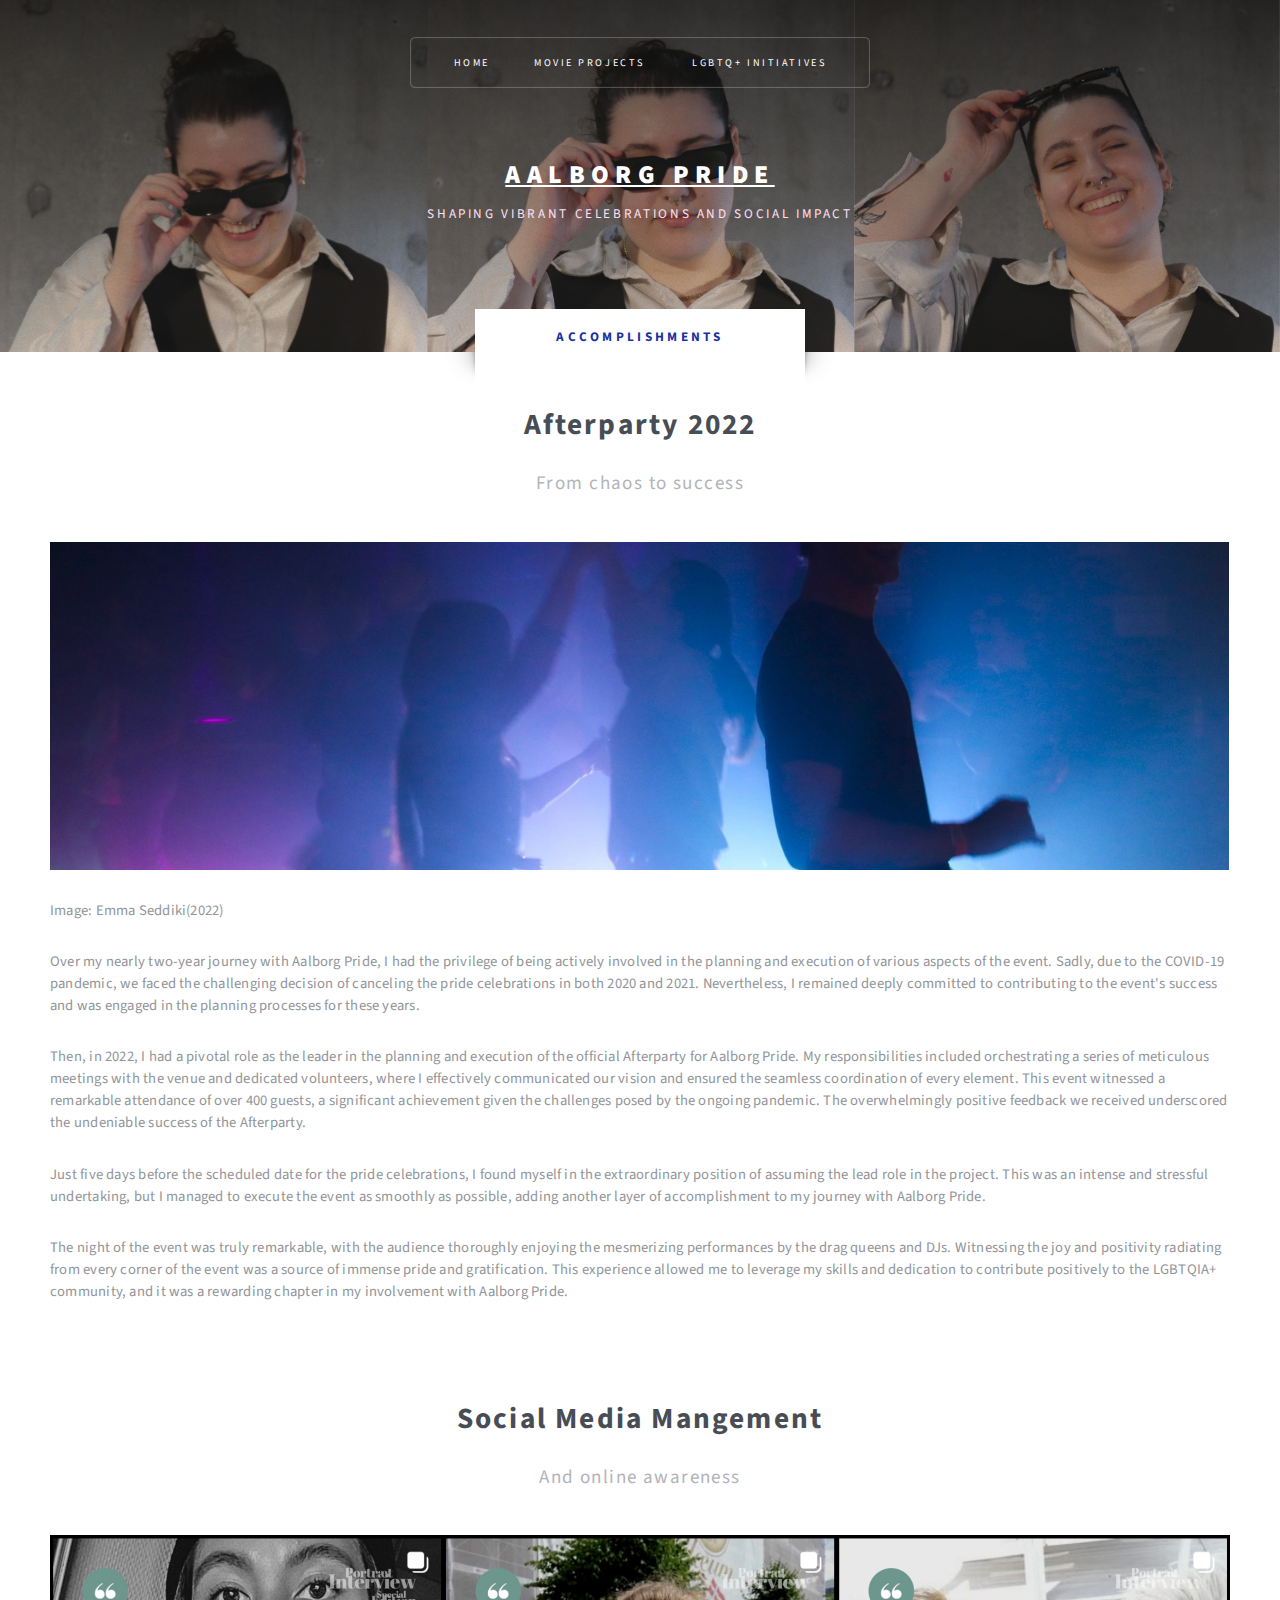
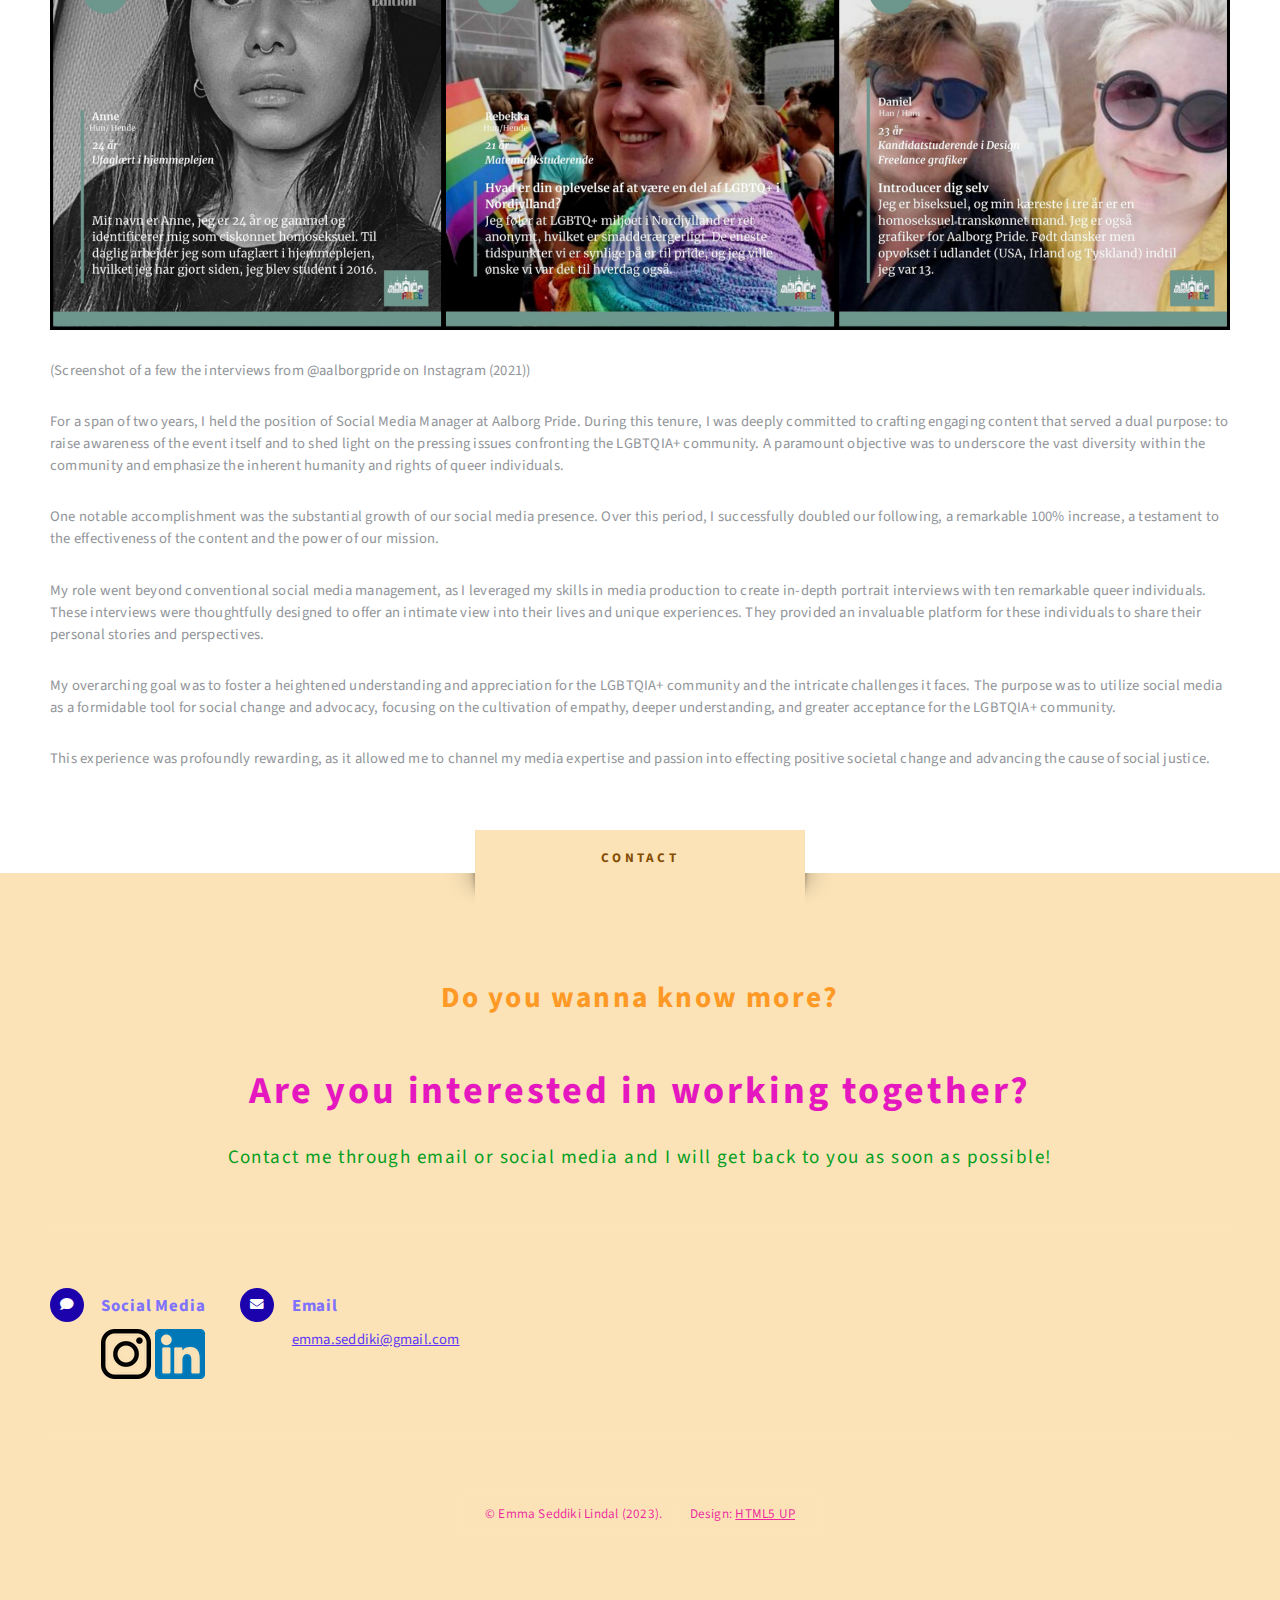
<file: Pride.html>
<!DOCTYPE HTML>
<!--
	Escape Velocity by HTML5 UP
	html5up.net | @ajlkn
	Free for personal and commercial use under the CCA 3.0 license (html5up.net/license)
-->
<html>
	<head>
		
		<link rel="shortcut icon" href="images/favicon.ico">
		<title>Aalborg Pride 
		</title>
		<meta charset="utf-8" />
		<meta name="viewport" content="width=device-width, initial-scale=1, user-scalable=no" />
		<link rel="stylesheet" href="assets/css/main.css" />
	</head>
	<body class="no-sidebar is-preload">
		<div id="page-wrapper">

			<!-- Header -->
				<section id="header" class="wrapper">

					<!-- Logo -->
						<div id="logo">
							<h1><a href="index.html">Aalborg Pride</a></h1>
							<p>Shaping Vibrant Celebrations and Social Impact</p>
						</div>

					<!-- Nav -->
					<nav id="nav">
						<ul>
							<li class="current"><a href="index.html">Home</a>
								<ul>
									<li><a href="About me.html">About me </a>
		
									</li>
								</li>
								</ul>
									<li>
								<a href="Movie Projects.html">Movie projects</a>
								
							</li>
							<li>
								<a href="LGBTQ.html">LGBTQ+ Initiatives</a>
							<ul>
								<li><a href="Spring ud i det.html" >Spring ud i det</a>
									
								</li>
								<li>
									<a href="QueerNord.html">Queer Nord</a>
												</li>
							
								<li><a href="Pride.html" >Aalborg Pride</a>
									
									</li>
									
								</ul>
							</li>
						</ul>
					</nav>


				</section>

			<!-- Main -->
				<div id="main" class="wrapper style2">
					<div class="title">Accomplishments</div>
					<div class="container">

						<!-- Content -->
						<div id="content">
							<article class="box post">
								<header class="style1">
									<h2>Afterparty 2022<br class="mobile-hide" />
									
									</h2>
									<p>From chaos to success</p>
								</header>
								<a href="#" class="image featured" >
									<img src="images/Skærmbillede 2023-10-15 kl. 23.53.04.png" alt="" />
								</a>
								<p>Image: Emma Seddiki(2022) </p>
								
								<p> Over my nearly two-year journey with Aalborg Pride, I had the privilege of being actively involved in the planning and execution of various aspects of the event. Sadly, due to the COVID-19 pandemic, we faced the challenging decision of canceling the pride celebrations in both 2020 and 2021. Nevertheless, I remained deeply committed to contributing to the event's success and was engaged in the planning processes for these years.</p>
								<p>Then, in 2022, I had a pivotal role as the leader in the planning and execution of the official Afterparty for Aalborg Pride. My responsibilities included orchestrating a series of meticulous meetings with the venue and dedicated volunteers, where I effectively communicated our vision and ensured the seamless coordination of every element. This event witnessed a remarkable attendance of over 400 guests, a significant achievement given the challenges posed by the ongoing pandemic. The overwhelmingly positive feedback we received underscored the undeniable success of the Afterparty. </p>
									<p>Just five days before the scheduled date for the pride celebrations, I found myself in the extraordinary position of assuming the lead role in the project. This was an intense and stressful undertaking, but I managed to execute the event as smoothly as possible, adding another layer of accomplishment to my journey with Aalborg Pride.</p>
									<p>The night of the event was truly remarkable, with the audience thoroughly enjoying the mesmerizing performances by the drag queens and DJs. Witnessing the joy and positivity radiating from every corner of the event was a source of immense pride and gratification. This experience allowed me to leverage my skills and dedication to contribute positively to the LGBTQIA+ community, and it was a rewarding chapter in my involvement with Aalborg Pride.</p>
							</article>
						</div>	
						<div id="content">
								<article class="box post">
									<header class="style1">
										<p style="color: white;"> . </p>
										<p style="color: white;"> . </p>
										
										<h2>Social Media Mangement</h2>
										<p>And online awareness</p>
									</header>
									<a href="#" class="image featured">
										<img src="images/Skærmbillede 2023-10-15 kl. 23.46.06.png" alt="" />
									</a>
									<p> (Screenshot of a few the interviews from @aalborgpride on Instagram (2021))</p>
									<p> For a span of two years, I held the position of Social Media Manager at Aalborg Pride. During this tenure, I was deeply committed to crafting engaging content that served a dual purpose: to raise awareness of the event itself and to shed light on the pressing issues confronting the LGBTQIA+ community. A paramount objective was to underscore the vast diversity within the community and emphasize the inherent humanity and rights of queer individuals.</p>
<p>One notable accomplishment was the substantial growth of our social media presence. Over this period, I successfully doubled our following, a remarkable 100% increase, a testament to the effectiveness of the content and the power of our mission. </p>
										
									<p>My role went beyond conventional social media management, as I leveraged my skills in media production to create in-depth portrait interviews with ten remarkable queer individuals. These interviews were thoughtfully designed to offer an intimate view into their lives and unique experiences. They provided an invaluable platform for these individuals to share their personal stories and perspectives.</p>
										
									<p>My overarching goal was to foster a heightened understanding and appreciation for the LGBTQIA+ community and the intricate challenges it faces. The purpose was to utilize social media as a formidable tool for social change and advocacy, focusing on the cultivation of empathy, deeper understanding, and greater acceptance for the LGBTQIA+ community.</p>
									<p>This experience was profoundly rewarding, as it allowed me to channel my media expertise and passion into effecting positive societal change and advancing the cause of social justice.</p>
								</article>
							</div>

					</div>
				</div>

		

			<!-- Footer -->
			<section id="footer" class="wrapper">
				<div class="title">Contact</div>
				<div class="container">
					<header class="style1">
						<h2 style="color:rgb(255, 153, 37)">Do you wanna know more? <p style="color: rgb(229, 24, 191);"> Are you interested in working together? </p></h2>
						<p style="color: rgb(5, 159, 31);">
							Contact me through email or social media and I will get back to you as soon as possible!
						</p>
					</header>
					<div class="row">
						
	
						<div class="col-8 col-10-medium">

							<!-- Contact -->
								<section class="feature-list small">
									<div class="row">

										<div class="col-25 col-12-small">
											<section>
												<h3 class="icon solid fa-comment">Social Media</h3>
												<p>
													<a href="https://www.instagram.com/emmalindal/?hl=da" style="color: rgb(94, 56, 246); class="image featured"> <img src="images/87390.png" ></a>
													<a href="https://www.linkedin.com/in/emma-seddiki-lindal-56a51869/?originalSubdomain=dk" style="color: rgb(94, 56, 246); class="Image featured> <img src="images/174857.png"> </a> </a><br />
												</p>
											</section>
										</div>
										<div class="col-20 col-10-small">
											<section>
												<h3 class="icon solid fa-envelope">Email</h3>
												<p>
													<a style="color: rgb(94, 56, 246);"> emma.seddiki@gmail.com </a>
						
												</p>
											
										</div>
									</div>
								</section>

						</div>
					</div>
					<div id="copyright">
						<ul>
							<li>&copy; Emma Seddiki Lindal (2023).</li><li>Design: <a href="http://html5up.net">HTML5 UP</a></li>
						</ul>
					</div>
				</div>
			</section>

	</div>

		<!-- Scripts -->
			<script src="assets/js/jquery.min.js"></script>
			<script src="assets/js/jquery.dropotron.min.js"></script>
			<script src="assets/js/browser.min.js"></script>
			<script src="assets/js/breakpoints.min.js"></script>
			<script src="assets/js/util.js"></script>
			<script src="assets/js/main.js"></script>

	</body>
</html>
</file>
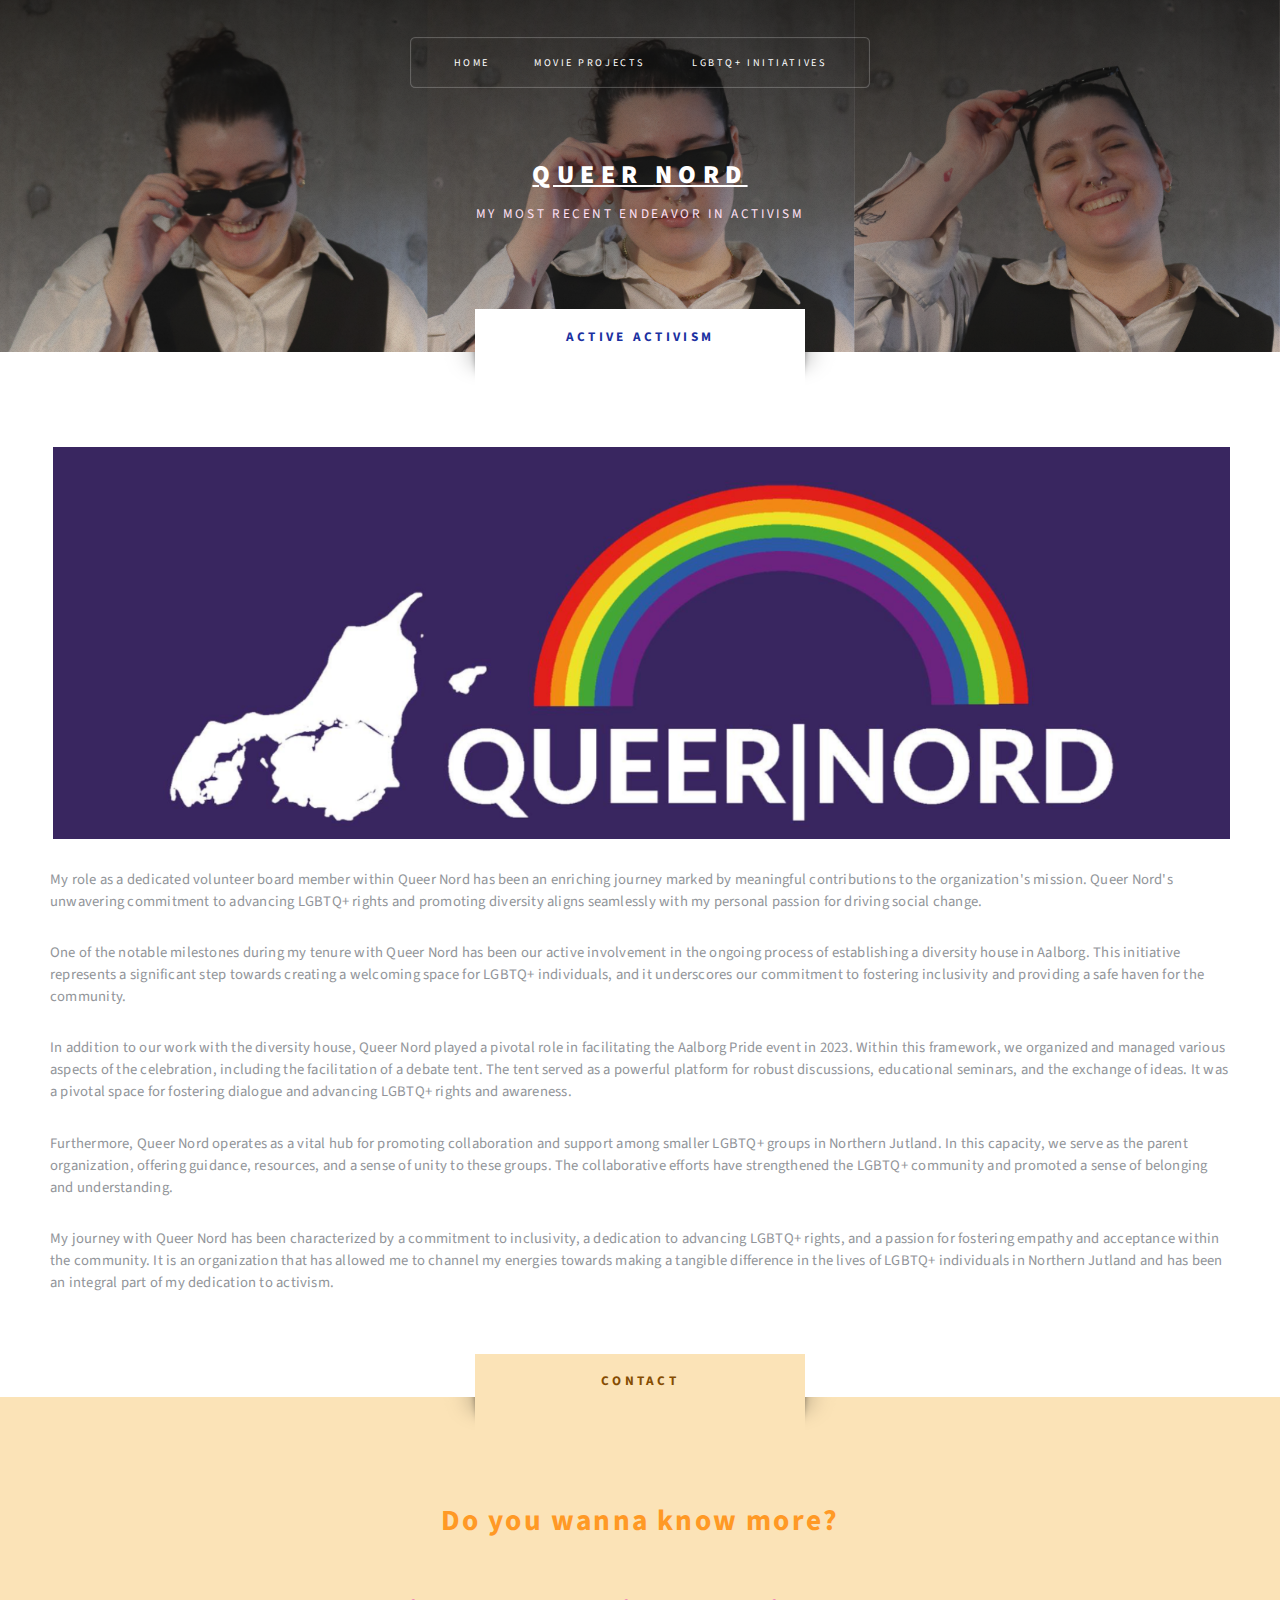
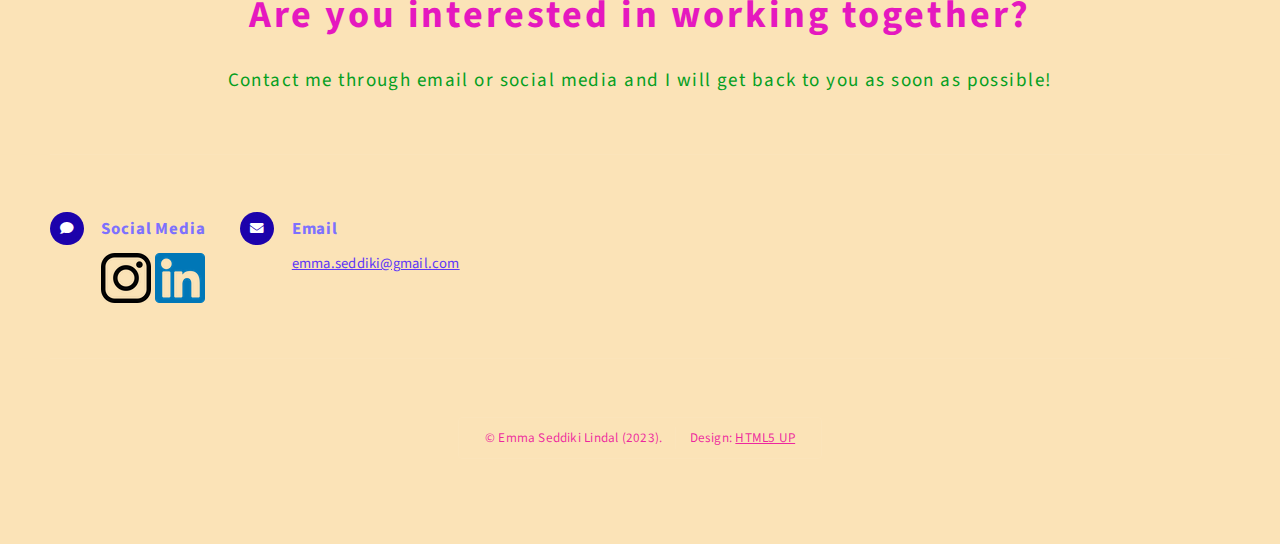
<file: QueerNord.html>
<!DOCTYPE HTML>
<!--
	Escape Velocity by HTML5 UP
	html5up.net | @ajlkn
	Free for personal and commercial use under the CCA 3.0 license (html5up.net/license)
-->
<html>
	<head>
		<link rel="shortcut icon" href="images/favicon.ico">
		<title>Queer Nord
		</title>
		<meta charset="utf-8" />
		<meta name="viewport" content="width=device-width, initial-scale=1, user-scalable=no" />
		<link rel="stylesheet" href="assets/css/main.css" />
	</head>
	<body class="no-sidebar is-preload">
		<div id="page-wrapper">

			<!-- Header -->
				<section id="header" class="wrapper">

					<!-- Logo -->
						<div id="logo">
							<h1><a href="index.html">Queer Nord</a></h1>
							<p>My most recent endeavor in activism</p>
						</div>

					<!-- Nav -->
					<nav id="nav">
						<ul>
							<li class="current"><a href="index.html">Home</a>
								<ul>
									<li><a href="About me.html">About me </a>
		
									</li>
								</li>
								</ul>
									<li>
								<a href="Movie Projects.html">Movie projects</a>
								
							</li>
							<li>
								<a href="LGBTQ.html">LGBTQ+ Initiatives</a>
							<ul>
								<li><a href="Spring ud i det.html" >Spring ud i det</a>
									
								</li>
								<li>
									<a href="QueerNord.html">Queer Nord</a>
												</li>
							
								<li><a href="Pride.html" >Aalborg Pride</a>
									
									</li>
									
								</ul>
							</li>
						</ul>
					</nav>


				</section>

			<!-- Main -->
				<div id="main" class="wrapper style2">
					<div class="title">Active activism</div>
					<div class="container">

						<!-- Content -->
							<div id="content">
								<article class="box post">
									<header class="style1">
									
									</header>
									<a href="#" class="image featured">
										<img src="images/Skærmbillede 2023-10-16 kl. 00.30.11.png" alt="Queer Nords logo" />
									</a>
									<p>My role as a dedicated volunteer board member within Queer Nord has been an enriching journey marked by meaningful contributions to the organization's mission. Queer Nord's unwavering commitment to advancing LGBTQ+ rights and promoting diversity aligns seamlessly with my personal passion for driving social change.</p>
									<p>One of the notable milestones during my tenure with Queer Nord has been our active involvement in the ongoing process of establishing a diversity house in Aalborg. This initiative represents a significant step towards creating a welcoming space for LGBTQ+ individuals, and it underscores our commitment to fostering inclusivity and providing a safe haven for the community.</p>
									<p>In addition to our work with the diversity house, Queer Nord played a pivotal role in facilitating the Aalborg Pride event in 2023. Within this framework, we organized and managed various aspects of the celebration, including the facilitation of a debate tent. The tent served as a powerful platform for robust discussions, educational seminars, and the exchange of ideas. It was a pivotal space for fostering dialogue and advancing LGBTQ+ rights and awareness.</p>
									<p>Furthermore, Queer Nord operates as a vital hub for promoting collaboration and support among smaller LGBTQ+ groups in Northern Jutland. In this capacity, we serve as the parent organization, offering guidance, resources, and a sense of unity to these groups. The collaborative efforts have strengthened the LGBTQ+ community and promoted a sense of belonging and understanding.</p>
									<p>My journey with Queer Nord has been characterized by a commitment to inclusivity, a dedication to advancing LGBTQ+ rights, and a passion for fostering empathy and acceptance within the community. It is an organization that has allowed me to channel my energies towards making a tangible difference in the lives of LGBTQ+ individuals in Northern Jutland and has been an integral part of my dedication to activism.</p>
								</article>
							</div>

					</div>
				</div>

			

			<!-- Footer -->
			<section id="footer" class="wrapper">
				<div class="title">Contact</div>
				<div class="container">
					<header class="style1">
						<h2 style="color:rgb(255, 153, 37)">Do you wanna know more? <p style="color: rgb(229, 24, 191);"> Are you interested in working together? </p></h2>
						<p style="color: rgb(5, 159, 31);">
							Contact me through email or social media and I will get back to you as soon as possible!
						</p>
					</header>
					<div class="row">
						
	
						<div class="col-8 col-10-medium">

							<!-- Contact -->
								<section class="feature-list small">
									<div class="row">

										<div class="col-25 col-12-small">
											<section>
												<h3 class="icon solid fa-comment">Social Media</h3>
												<p>
													<a href="https://www.instagram.com/emmalindal/?hl=da" style="color: rgb(94, 56, 246); class="image featured"> <img src="images/87390.png" ></a>
													<a href="https://www.linkedin.com/in/emma-seddiki-lindal-56a51869/?originalSubdomain=dk" style="color: rgb(94, 56, 246); class="Image featured> <img src="images/174857.png"> </a> </a><br />
												</p>
											</section>
										</div>
										<div class="col-20 col-10-small">
											<section>
												<h3 class="icon solid fa-envelope">Email</h3>
												<p>
													<a style="color: rgb(94, 56, 246);"> emma.seddiki@gmail.com </a>
						
												</p>
											
										</div>
									</div>
								</section>

						</div>
					</div>
					<div id="copyright">
						<ul>
							<li>&copy; Emma Seddiki Lindal (2023).</li><li>Design: <a href="http://html5up.net">HTML5 UP</a></li>
						</ul>
					</div>
				</div>
			</section>

	</div>

		<!-- Scripts -->
			<script src="assets/js/jquery.min.js"></script>
			<script src="assets/js/jquery.dropotron.min.js"></script>
			<script src="assets/js/browser.min.js"></script>
			<script src="assets/js/breakpoints.min.js"></script>
			<script src="assets/js/util.js"></script>
			<script src="assets/js/main.js"></script>

	</body>
</html>
</file>
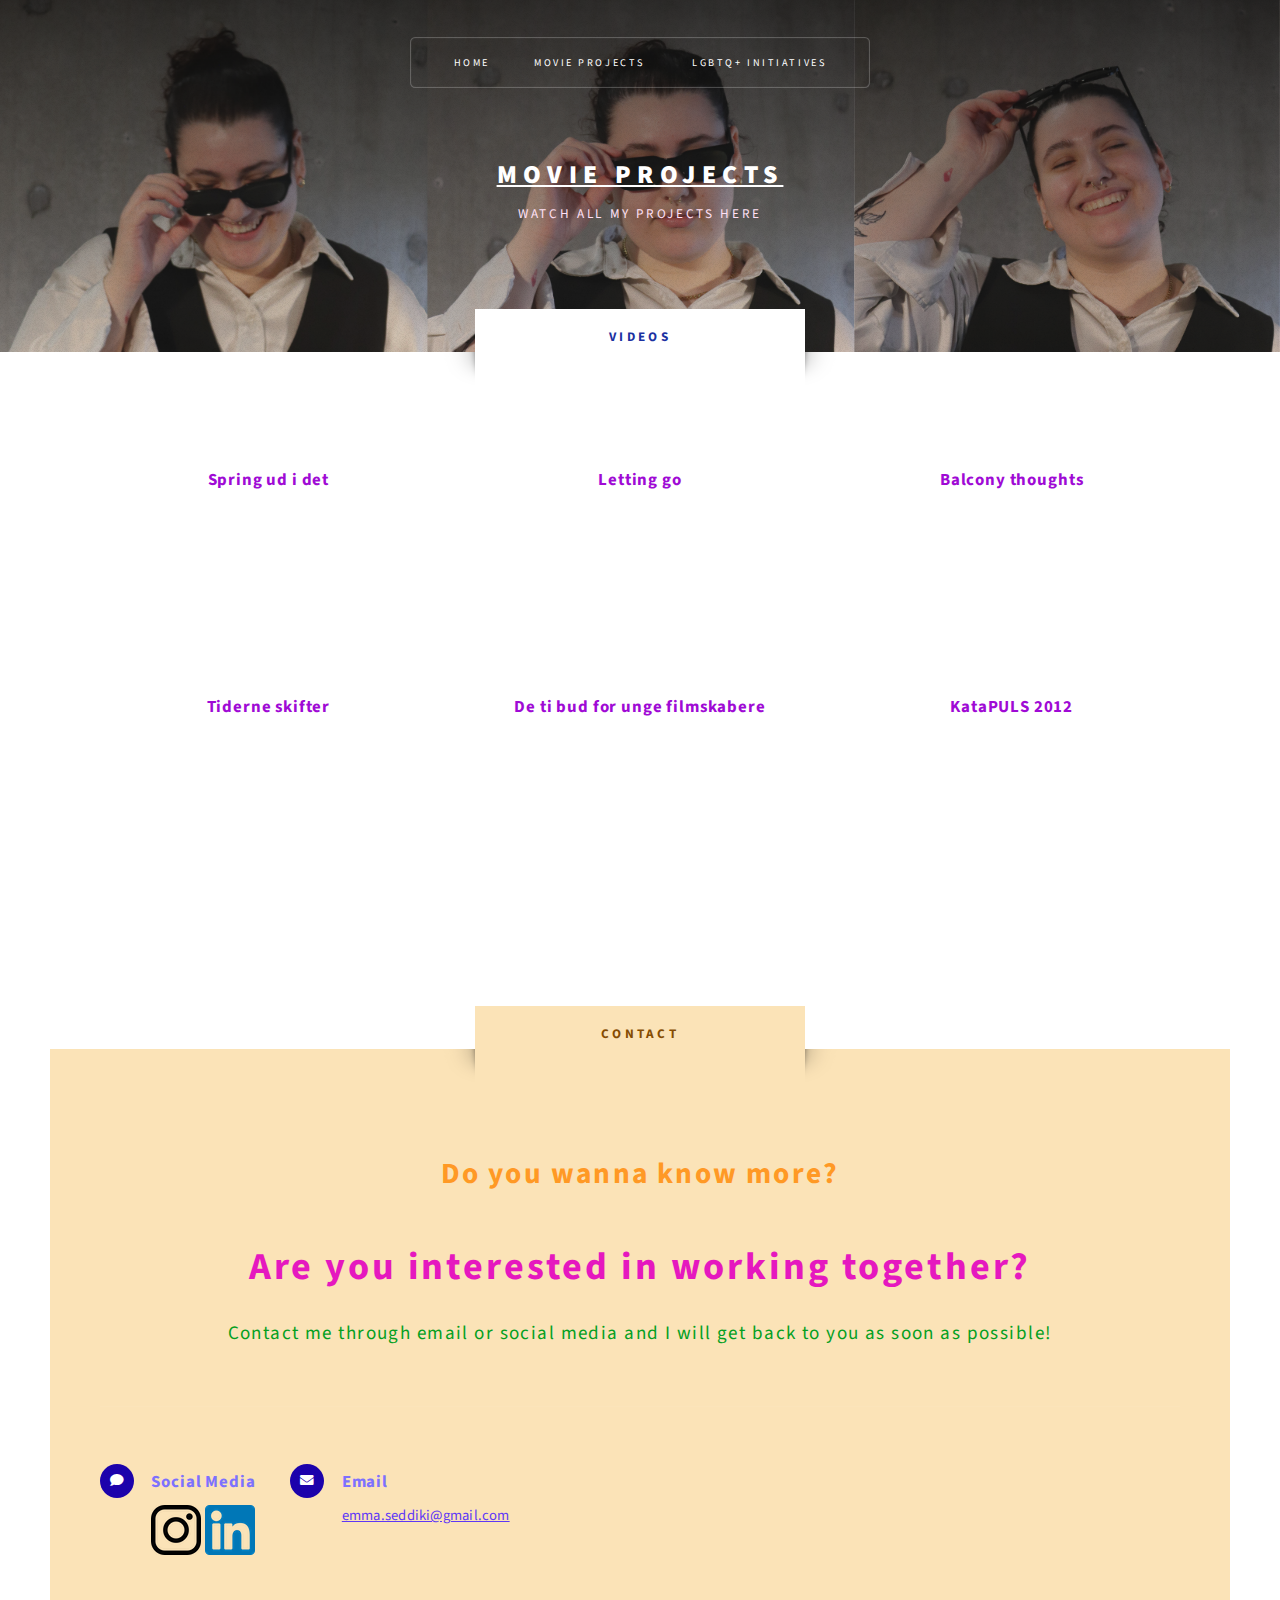
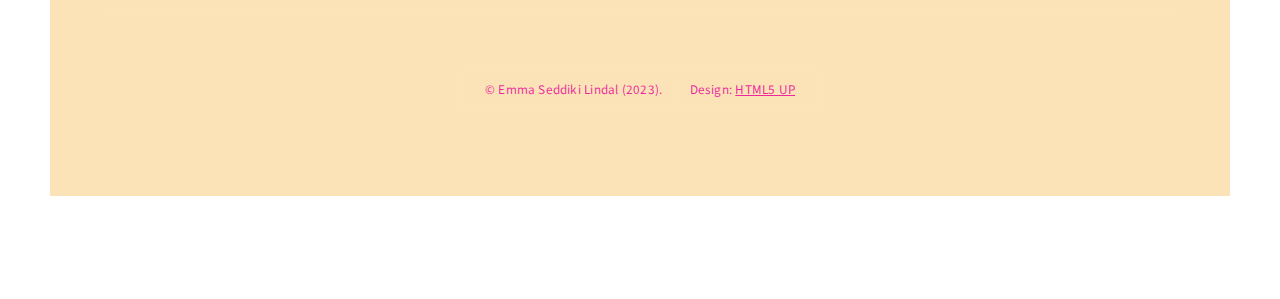
<file: Slet ikke - links.html>
<!DOCTYPE HTML>
<!--
	Escape Velocity by HTML5 UP
	html5up.net | @ajlkn
	Free for personal and commercial use under the CCA 3.0 license (html5up.net/license)
-->
<html>
	<head>
		<link rel="shortcut icon" href="images/favicon.ico">
		<title>Queer Nord
		</title>
		<meta charset="utf-8" />
		<meta name="viewport" content="width=device-width, initial-scale=1, user-scalable=no" />
		<link rel="stylesheet" href="assets/css/main.css" />
		<style>
			.grid-container {
				display: grid;
				grid-template-columns: auto auto auto;
				background-color: #2195f300;
				padding: 10px;
			}
		
			.grid-item {
				background-color: rgba(255, 255, 255, 0.8);
				border: 1px solid rgba(0, 0, 0, 0.8);
				padding: 20px;
				font-size: 30px;
				text-align: center;
			}
		
			video {
				width: 100%;
				height: auto;
			}
		</style>
	</head>
	<body class="no-sidebar is-preload">
		<div id="page-wrapper">

			<!-- Header -->
				<section id="header" class="wrapper">

					<!-- Logo -->
						<div id="logo">
							<h1><a href="index.html">Movie projects</a></h1>
							<p>Watch all my projects here</p>
						</div>

					<!-- Nav -->
					<nav id="nav">
						<ul>
							<li class="current"><a href="index.html">Home</a>
								<ul>
									<li><a href="About me.html">About me </a>
		
									</li>
								</li>
								</ul>
									<li>
								<a>Movie projects</a>
								<ul>
									<li><a href="https://youtu.be/yZ99AdHFnt0">Hvad er det værste der kan ske? (2021)</a></li>
									<li><a href="https://www.youtube.com/watch?v=tKYTDEVsIDw">drÅk (2020)</a></li>
									<li><a href="https://www.youtube.com/watch?feature=youtu.be&v=9eyGQxCwazM&app=desktop">Vi maler byen rød 2 (2018)</a></li>
									<li><a href="https://drive.google.com/file/d/14B8MIynEdtFQwuWL1DB-0_AwBvh9vdET/view?usp=share_link">Tiderne skifter (2016)</a></li>
									<li>
										<a href="http://www.frederiksbergfilm.dk">Frederiksberg Filmværksted</a>
										<ul>
											<li><a href="http://www.frederiksbergfilm.dk/project/ti-bud-for-unge-filmskabere/">Ti bud for unge filmskabere (2016)</a></li>
											<li><a href="http://www.frederiksbergfilm.dk/project/katapuls-2012/">Katapuls (2012)</a></li>
										</ul>
									</li>
									</ul>
							</li>
							<li>
								<a href="LGBTQ.html">LGBTQ+ Initiatives</a>
							<ul>
								<li>
									<a href="QueerNord.html">Queer Nord</a>
												</li>
							
								<li><a href="Pride.html" >Aalborg Pride</a>
									
									</li>
								</ul>
							</li>
						</ul>
					</nav>


				</section>

			<!-- Main -->
				<div id="main" class="wrapper style2">
					<div class="title">Videos</div>
					<div class="container">

						<!-- Content -->

						
						<section id="highlights" class="wrapper style4">
							<div class="container">
								<div class="row aln-center">
									

									<div class="col-4 col-12-medium">
										<section class="highlight">
											<h4>Spring ud i det</h4>
											<iframe src="https://player.vimeo.com/video/937380923?badge=0&amp;autopause=0&amp;player_id=0&amp;app_id=58479" frameborder="0" allow="autoplay; fullscreen; picture-in-picture; clipboard-write" title="Spring ud i det - Episode 1 (Alex)"></iframe>
										</section>
									</div>

									<div class="col-4 col-12-medium">
										<section class="highlight">
											<h4>Letting go</h4>
											<iframe  src="https://www.youtube.com/embed/JrEtcR4gi9I?si=St_RJZZCDBubMIPA" title="YouTube video player" frameborder="0" allow="accelerometer; autoplay; clipboard-write; encrypted-media; gyroscope; picture-in-picture; web-share" referrerpolicy="strict-origin-when-cross-origin" allowfullscreen></iframe>
										</section>
									</div>

									<div class="col-4 col-12-medium">
										<section class="highlight">
											<h4>Balcony thoughts</h4>
											<iframe src="https://www.youtube.com/embed/3Fs1bjKVhGU?si=OZegG1tJuntyYmx5" title="YouTube video player" frameborder="0" allow="accelerometer; autoplay; clipboard-write; encrypted-media; gyroscope; picture-in-picture; web-share" referrerpolicy="strict-origin-when-cross-origin" allowfullscreen></iframe>
										</section>
									</div>

									<div class="col-4 col-12-medium">
										<section class="highlight">
											<h4>Tiderne skifter</h4>
											<iframe src="https://drive.google.com/file/d/14B8MIynEdtFQwuWL1DB-0_AwBvh9vdET/preview" frameborder="0" allow="autoplay; picture-in-picture" allowfullscreen></iframe>
										</section>
									</div>

									<div class="col-4 col-12-medium">
										<section class="highlight">
											<h4>De ti bud for unge filmskabere</h4>
											<iframe  src="https://www.youtube.com/embed/hYYpN6BjvyE?si=tyDeY4_E3xzGSqsO" title="YouTube video player" frameborder="0" allow="accelerometer; autoplay; clipboard-write; encrypted-media; gyroscope; picture-in-picture; web-share" referrerpolicy="strict-origin-when-cross-origin" allowfullscreen></iframe>
										</section>
									</div>

									<div class="col-4 col-12-medium">
										<section class="highlight">
											<h4>KataPULS 2012</h4>
											<iframe  src="https://www.youtube.com/embed/y-9YKLsEwSw?si=lZGmDewlAonH2yI1" title="YouTube video player" frameborder="0" allow="accelerometer; autoplay; clipboard-write; encrypted-media; gyroscope; picture-in-picture; web-share" referrerpolicy="strict-origin-when-cross-origin" allowfullscreen></iframe>
										</section>
									</div>

								</div>
							</div>
						</section>

			

			

			<!-- Footer -->
			<section id="footer" class="wrapper">
				<div class="title">Contact</div>
				<div class="container">
					<header class="style1">
						<h2 style="color:rgb(255, 153, 37)">Do you wanna know more? <p style="color: rgb(229, 24, 191);"> Are you interested in working together? </p></h2>
						<p style="color: rgb(5, 159, 31);">
							Contact me through email or social media and I will get back to you as soon as possible!
						</p>
					</header>
					<div class="row">
						
	
						<div class="col-8 col-10-medium">

							<!-- Contact -->
								<section class="feature-list small">
									<div class="row">

										<div class="col-25 col-12-small">
											<section>
												<h3 class="icon solid fa-comment">Social Media</h3>
												<p>
													<a href="https://www.instagram.com/emmalindal/?hl=da" style="color: rgb(94, 56, 246); class="image featured"> <img src="images/87390.png" ></a>
													<a href="https://www.linkedin.com/in/emma-seddiki-lindal-56a51869/?originalSubdomain=dk" style="color: rgb(94, 56, 246); class="Image featured> <img src="images/174857.png"> </a> </a><br />
												</p>
											</section>
										</div>
										<div class="col-20 col-10-small">
											<section>
												<h3 class="icon solid fa-envelope">Email</h3>
												<p>
													<a style="color: rgb(94, 56, 246);"> emma.seddiki@gmail.com </a>
						
												</p>
											
										</div>
									</div>
								</section>

						</div>
					</div>
					<div id="copyright">
						<ul>
							<li>&copy; Emma Seddiki Lindal (2023).</li><li>Design: <a href="http://html5up.net">HTML5 UP</a></li>
						</ul>
					</div>
				</div>
			</section>

	</div>

		<!-- Scripts -->
			<script src="assets/js/jquery.min.js"></script>
			<script src="assets/js/jquery.dropotron.min.js"></script>
			<script src="assets/js/browser.min.js"></script>
			<script src="assets/js/breakpoints.min.js"></script>
			<script src="assets/js/util.js"></script>
			<script src="assets/js/main.js"></script>

	</body>
</html>
</file>
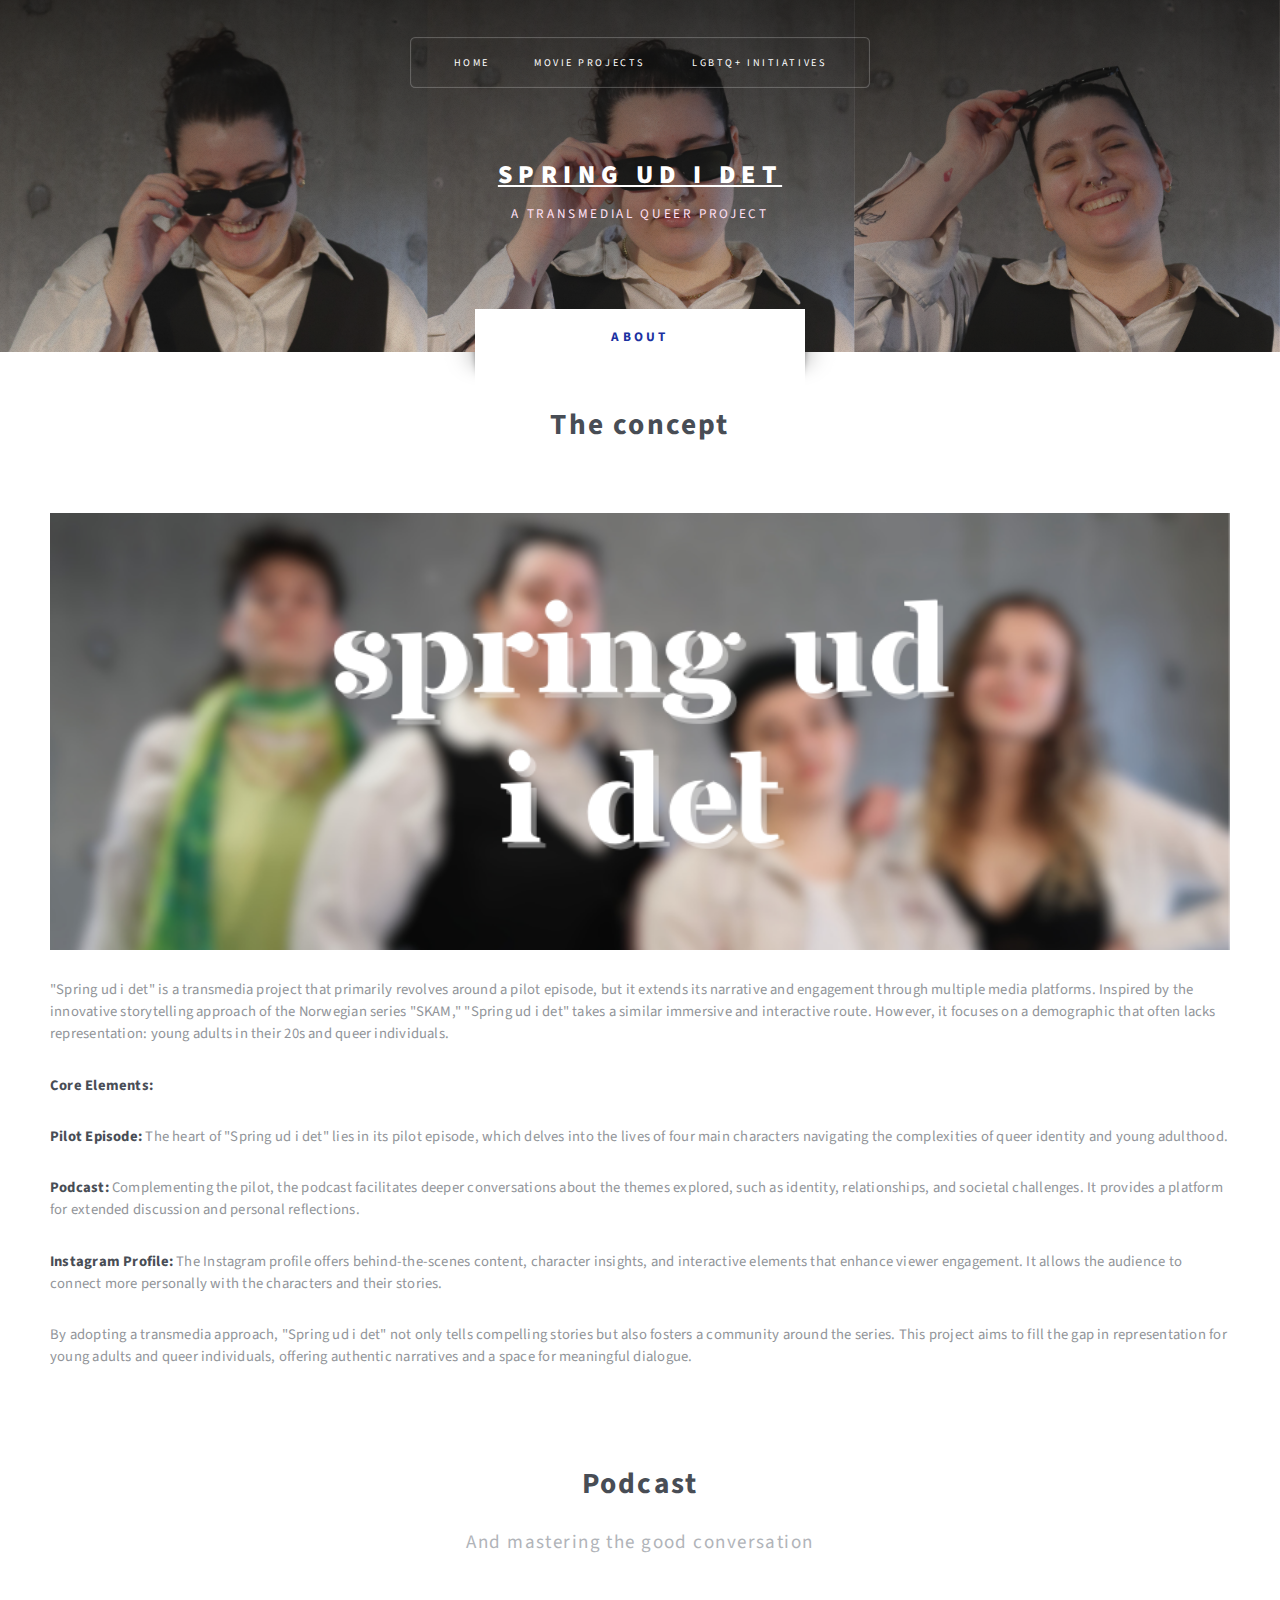
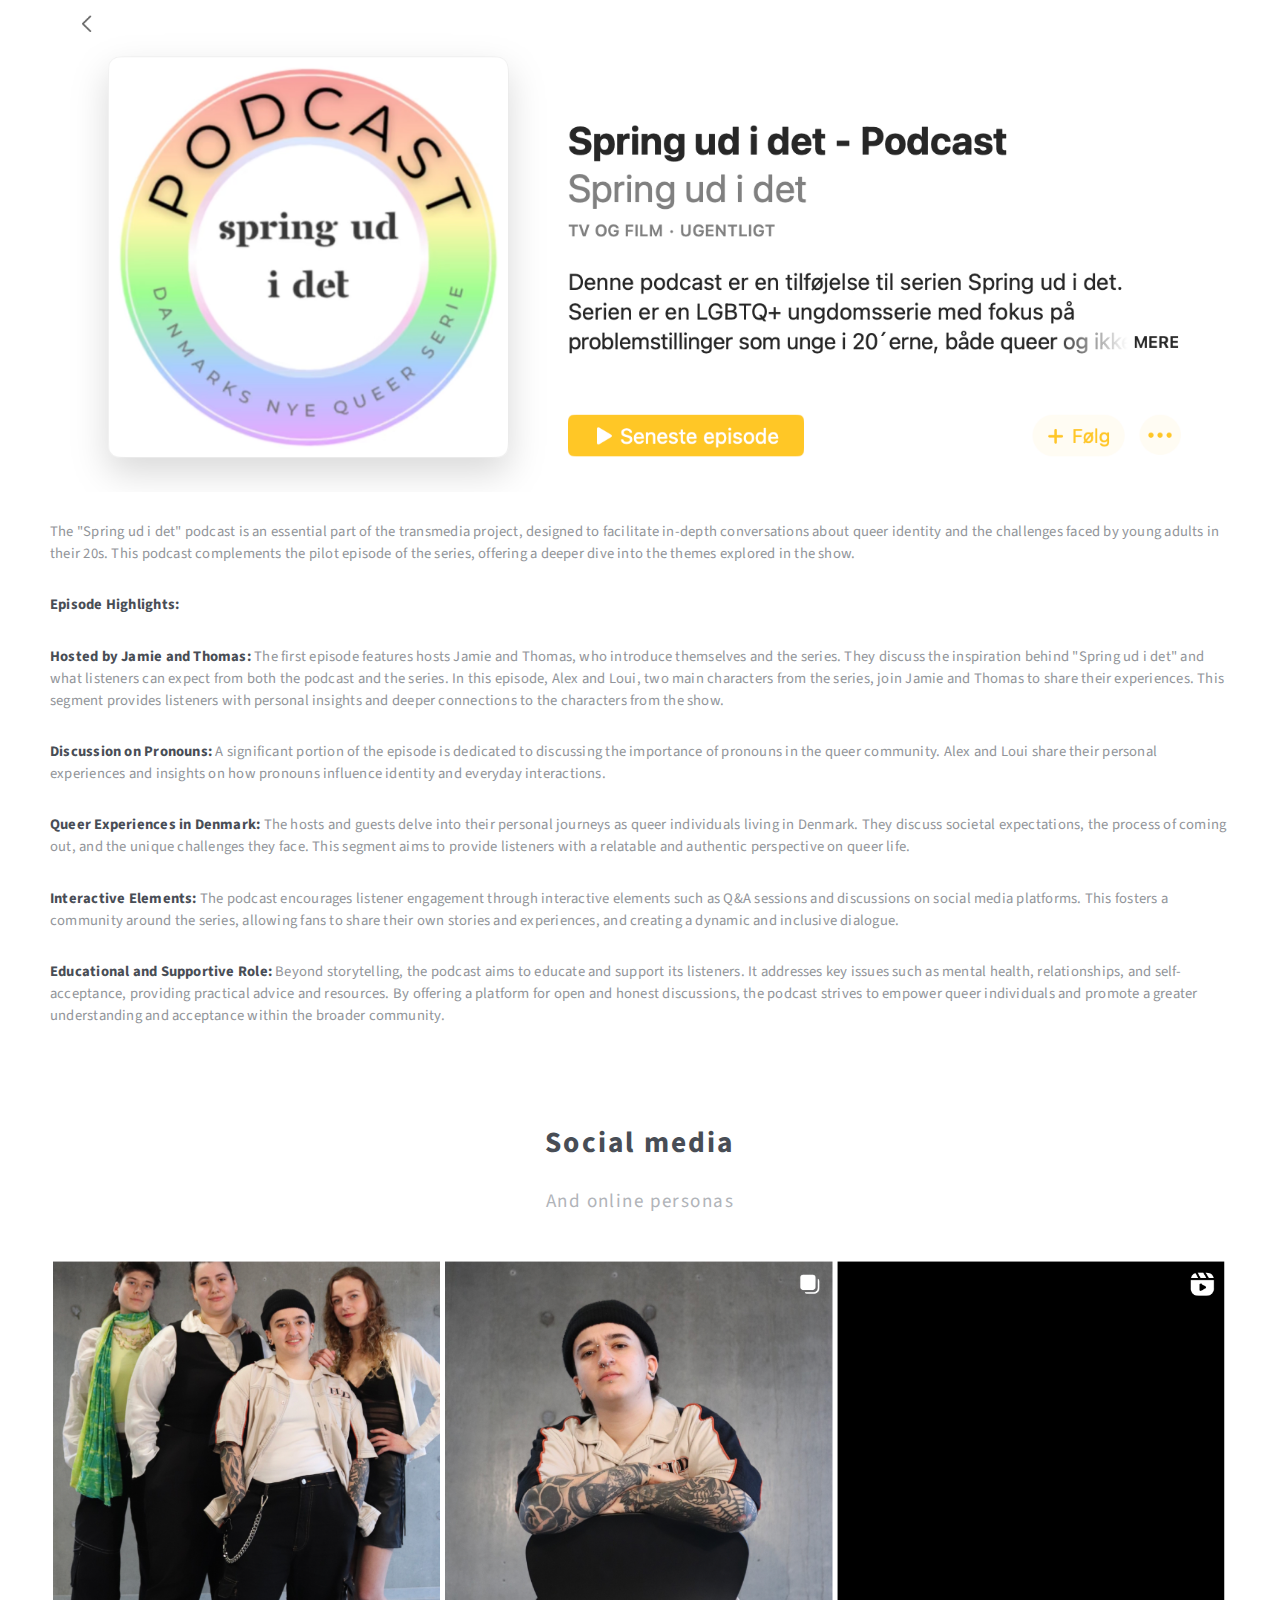
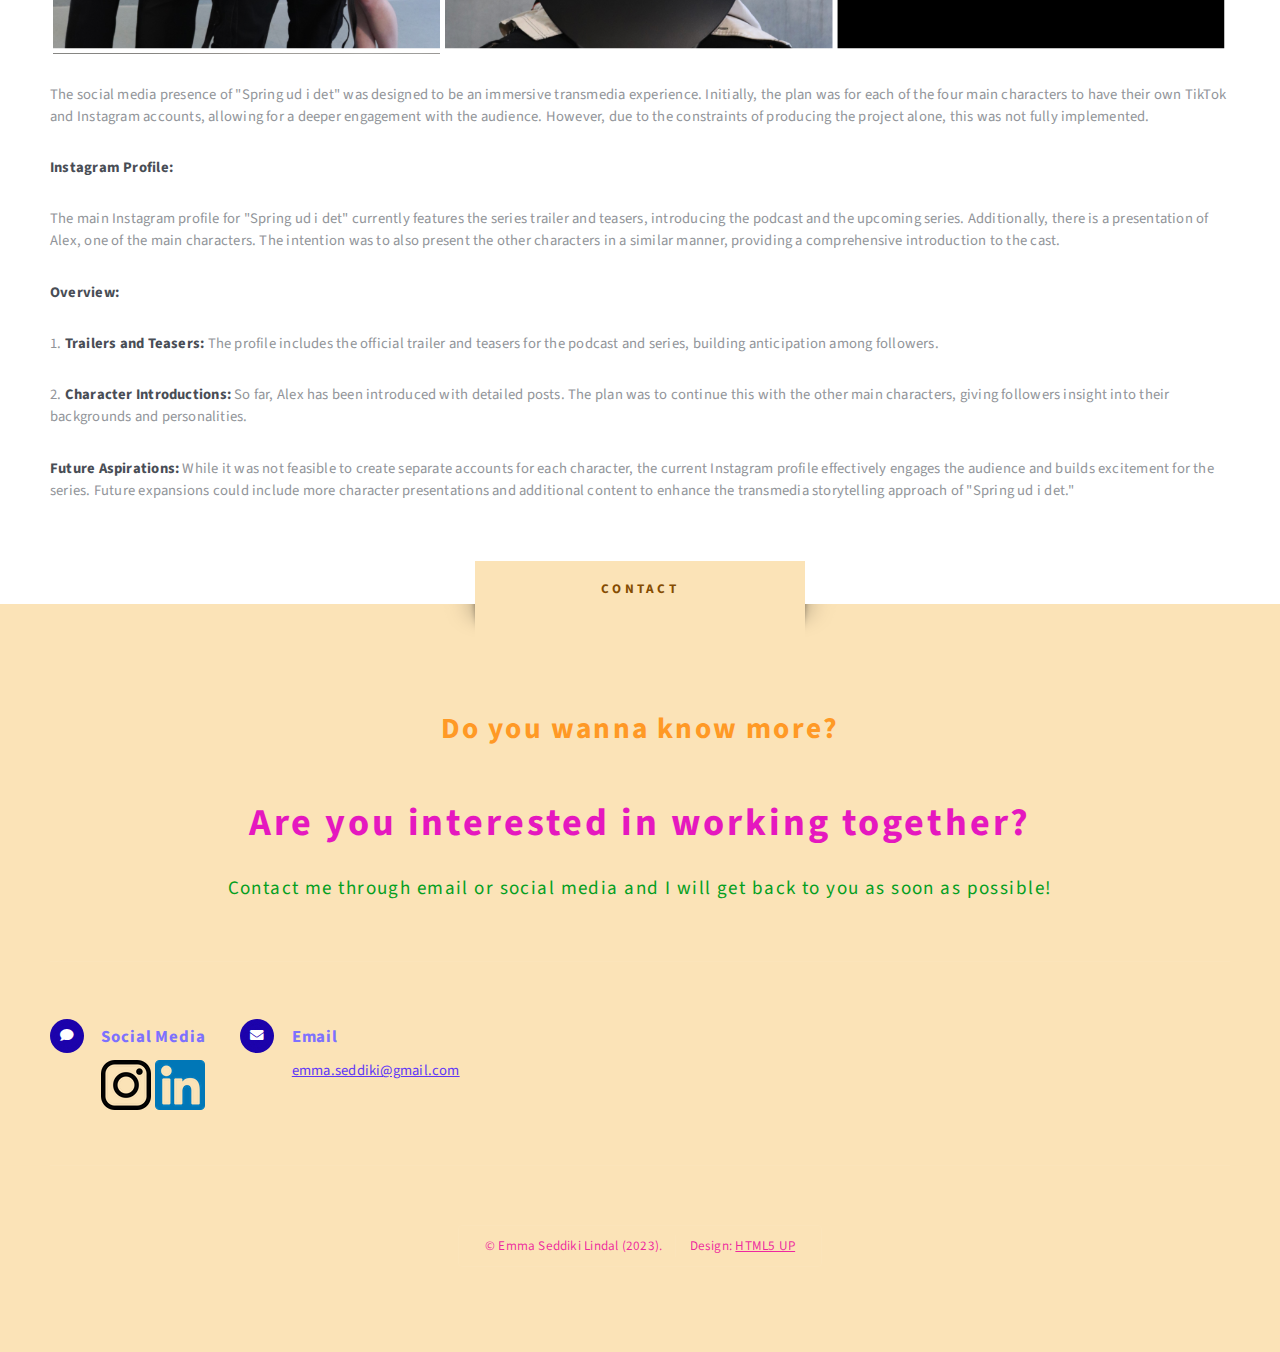
<file: Spring ud i det.html>
<!DOCTYPE HTML>
<!--
	Escape Velocity by HTML5 UP
	html5up.net | @ajlkn
	Free for personal and commercial use under the CCA 3.0 license (html5up.net/license)
-->
<html>
	<head>
		
		<link rel="shortcut icon" href="images/favicon.ico">
		<title>Spring ud i det
		</title>
		<meta charset="utf-8" />
		<meta name="viewport" content="width=device-width, initial-scale=1, user-scalable=no" />
		<link rel="stylesheet" href="assets/css/main.css" />
	</head>
	<body class="no-sidebar is-preload">
		<div id="page-wrapper">

			<!-- Header -->
				<section id="header" class="wrapper">

					<!-- Logo -->
						<div id="logo">
							<h1><a href="index.html">Spring ud i det</a></h1>
							<p>A transmedial queer project</p>
						</div>

					<!-- Nav -->
					<nav id="nav">
						<ul>
							<li class="current"><a href="index.html">Home</a>
								<ul>
									<li><a href="About me.html">About me </a>
		
									</li>
								</li>
								</ul>
									<li>
								<a href="Movie Projects.html">Movie projects</a>
								
							</li>
							<li>
								<a href="LGBTQ.html">LGBTQ+ Initiatives</a>
							<ul>
								<li><a href="Spring ud i det.html" >Spring ud i det</a>
									
								</li>
								<li>
									<a href="QueerNord.html">Queer Nord</a>
												</li>
							
								<li><a href="Pride.html" >Aalborg Pride</a>
									
									</li>
									
								</ul>
							</li>
						</ul>
					</nav>


				</section>

			<!-- Main -->
				<div id="main" class="wrapper style2">
					<div class="title">About</div>
					<div class="container">

						<!-- Content -->
						<div id="content">
							<article class="box post">
								<header class="style1">
									<h2>The concept<br class="mobile-hide" />
									
									</h2>
								
								</header>
								<a href="#" class="image featured" >
									<img src="images/Design uden navn-10.png" alt="" />
								</a>
							
								
								<p> "Spring ud i det" is a transmedia project that primarily revolves around a pilot episode, but it extends its narrative and engagement through multiple media platforms. Inspired by the innovative storytelling approach of the Norwegian series "SKAM," "Spring ud i det" takes a similar immersive and interactive route. However, it focuses on a demographic that often lacks representation: young adults in their 20s and queer individuals. </p>

									<p> <strong> Core Elements: </strong> </p> 
									
									<p> <strong>Pilot Episode: </strong> The heart of "Spring ud i det" lies in its pilot episode, which delves into the lives of four main characters navigating the complexities of queer identity and young adulthood. </p>
									
									<p><strong> Podcast: </strong> Complementing the pilot, the podcast facilitates deeper conversations about the themes explored, such as identity, relationships, and societal challenges. It provides a platform for extended discussion and personal reflections. </p>
									
									<p> <strong> Instagram Profile: </strong> The Instagram profile offers behind-the-scenes content, character insights, and interactive elements that enhance viewer engagement. It allows the audience to connect more personally with the characters and their stories. </p>
									
									<p> By adopting a transmedia approach, "Spring ud i det" not only tells compelling stories but also fosters a community around the series. This project aims to fill the gap in representation for young adults and queer individuals, offering authentic narratives and a space for meaningful dialogue. </p>
							</article>
						</div>	
						<div id="content">
								<article class="box post">
									<header class="style1">
										<p style="color: white;"> . </p>
										<p style="color: white;"> . </p>
										
										<h2>Podcast</h2>
										<p>And mastering the good conversation</p>
									</header>
									<a href="https://podcasts.apple.com/dk/podcast/spring-ud-i-det-podcast/id1742180538?l=da" class="image featured">
										<img src="images/Podcast.jpg" alt="">
									</a>
									<p> The "Spring ud i det" podcast is an essential part of the transmedia project, designed to facilitate in-depth conversations about queer identity and the challenges faced by young adults in their 20s. This podcast complements the pilot episode of the series, offering a deeper dive into the themes explored in the show. </p>

									<p> <strong> Episode Highlights: </strong> </p>

										<p> <strong> Hosted by Jamie and Thomas: </strong> The first episode features hosts Jamie and Thomas, who introduce themselves and the series. They discuss the inspiration behind "Spring ud i det" and what listeners can expect from both the podcast and the series. In this episode, Alex and Loui, two main characters from the series, join Jamie and Thomas to share their experiences. This segment provides listeners with personal insights and deeper connections to the characters from the show. </p>

												<p>  <strong>Discussion on Pronouns: </strong> A significant portion of the episode is dedicated to discussing the importance of pronouns in the queer community. Alex and Loui share their personal experiences and insights on how pronouns influence identity and everyday interactions. </p>

													<p> <strong> Queer Experiences in Denmark: </strong> The hosts and guests delve into their personal journeys as queer individuals living in Denmark. They discuss societal expectations, the process of coming out, and the unique challenges they face. This segment aims to provide listeners with a relatable and authentic perspective on queer life.</p>

														<p>  <strong>Interactive Elements: </strong>

The podcast encourages listener engagement through interactive elements such as Q&A sessions and discussions on social media platforms. This fosters a community around the series, allowing fans to share their own stories and experiences, and creating a dynamic and inclusive dialogue.</p>

<p> <strong> Educational and Supportive Role: </strong>

Beyond storytelling, the podcast aims to educate and support its listeners. It addresses key issues such as mental health, relationships, and self-acceptance, providing practical advice and resources. By offering a platform for open and honest discussions, the podcast strives to empower queer individuals and promote a greater understanding and acceptance within the broader community. </p>
								</article>
							</div>

							<div id="content">
								<article class="box post">
									<header class="style1">
										<p style="color: white;"> . </p>
										<p style="color: white;"> . </p>
										
										<h2>Social media</h2>
										<p>And online personas</p>
									</header>
									<a href="https://www.instagram.com/p/C6Bti8Xokhm/" class="image featured">
										<img src="images/SoMe - Spring ud i det.png" alt="" />
									</a>
									<p> The social media presence of "Spring ud i det" was designed to be an immersive transmedia experience. Initially, the plan was for each of the four main characters to have their own TikTok and Instagram accounts, allowing for a deeper engagement with the audience. However, due to the constraints of producing the project alone, this was not fully implemented.</p>
									
										
									<p>  <strong> Instagram Profile: </strong> </p>

										<p>The main Instagram profile for "Spring ud i det" currently features the series trailer and teasers, introducing the podcast and the upcoming series. Additionally, there is a presentation of Alex, one of the main characters. The intention was to also present the other characters in a similar manner, providing a comprehensive introduction to the cast.</p>
										
									<p> <strong> Overview: </strong> </p>
									<p> 1. <strong> Trailers and Teasers: </strong> The profile includes the official trailer and teasers for the podcast and series, building anticipation among followers.</p>
									<p> 2. <strong> Character Introductions:</strong> So far, Alex has been introduced with detailed posts. The plan was to continue this with the other main characters, giving followers insight into their backgrounds and personalities. </p>

									<p> <strong> Future Aspirations: </strong> While it was not feasible to create separate accounts for each character, the current Instagram profile effectively engages the audience and builds excitement for the series. Future expansions could include more character presentations and additional content to enhance the transmedia storytelling approach of "Spring ud i det." </p>

								</article>
							</div>

					</div>
				</div>

		

			<!-- Footer -->
			<section id="footer" class="wrapper">
				<div class="title">Contact</div>
				<div class="container">
					<header class="style1">
						<h2 style="color:rgb(255, 153, 37)">Do you wanna know more? <p style="color: rgb(229, 24, 191);"> Are you interested in working together? </p></h2>
						<p style="color: rgb(5, 159, 31);">
							Contact me through email or social media and I will get back to you as soon as possible!
						</p>
					</header>
					<div class="row">
						
	
						<div class="col-8 col-10-medium">

							<!-- Contact -->
								<section class="feature-list small">
									<div class="row">

										<div class="col-25 col-12-small">
											<section>
												<h3 class="icon solid fa-comment">Social Media</h3>
												<p>
													<a href="https://www.instagram.com/emmalindal/?hl=da" style="color: rgb(94, 56, 246); class="image featured"> <img src="images/87390.png" ></a>
													<a href="https://www.linkedin.com/in/emma-seddiki-lindal-56a51869/?originalSubdomain=dk" style="color: rgb(94, 56, 246); class="Image featured> <img src="images/174857.png"> </a> </a><br />
												</p>
											</section>
										</div>
										<div class="col-20 col-10-small">
											<section>
												<h3 class="icon solid fa-envelope">Email</h3>
												<p>
													<a style="color: rgb(94, 56, 246);"> emma.seddiki@gmail.com </a>
						
												</p>
											
										</div>
									</div>
								</section>

						</div>
					</div>
					<div id="copyright">
						<ul>
							<li>&copy; Emma Seddiki Lindal (2023).</li><li>Design: <a href="http://html5up.net">HTML5 UP</a></li>
						</ul>
					</div>
				</div>
			</section>

	</div>

		<!-- Scripts -->
			<script src="assets/js/jquery.min.js"></script>
			<script src="assets/js/jquery.dropotron.min.js"></script>
			<script src="assets/js/browser.min.js"></script>
			<script src="assets/js/breakpoints.min.js"></script>
			<script src="assets/js/util.js"></script>
			<script src="assets/js/main.js"></script>

	</body>
</html>
</file>
<file: assets/css/main.css>
@import url("fontawesome-all.min.css");
@import url("https://fonts.googleapis.com/css?family=Source+Sans+Pro:400,400italic,700,900");

/*
	Escape Velocity by HTML5 UP
	html5up.net | @ajlkn
	Free for personal and commercial use under the CCA 3.0 license (html5up.net/license)
*/

html, body, div, span, applet, object,
iframe, h1, h2, h3, h4, h5, h6, p, blockquote,
pre, a, abbr, acronym, address, big, cite,
code, del, dfn, em, img, ins, kbd, q, s, samp,
small, strike, strong, sub, sup, tt, var, b,
u, i, center, dl, dt, dd, ol, ul, li, fieldset,
form, label, legend, table, caption, tbody,
tfoot, thead, tr, th, td, article, aside,
canvas, details, embed, figure, figcaption,
footer, header, hgroup, menu, nav, output, ruby,
section, summary, time, mark, audio, video {
	margin: 0;
	padding: 0;
	border: 0;
	font-size: 100%;
	font: inherit;
	vertical-align: baseline;}

article, aside, details, figcaption, figure,
footer, header, hgroup, menu, nav, section {
	display: block;}

body {
	line-height: 1;
}

ol, ul {
	list-style: none;
}

blockquote, q {
	quotes: none;
}

	blockquote:before, blockquote:after, q:before, q:after {
		content: '';
		content: none;
	}

table {
	border-collapse: collapse;
	border-spacing: 0;
}

body {
	-webkit-text-size-adjust: none;
}

mark {
	background-color: transparent;
	color: inherit;
}

input::-moz-focus-inner {
	border: 0;
	padding: 0;
}

input, select, textarea {
	-moz-appearance: none;
	-webkit-appearance: none;
	-ms-appearance: none;
	appearance: none;
}

/* Basic */

	@-ms-viewport {
		width: device-width;
	}

	html {
		box-sizing: border-box;
	}

	*, *:before, *:after {
		box-sizing: inherit;
	}

	body.is-preload *, body.is-preload *:before, body.is-preload *:after {
		-moz-animation: none !important;
		-webkit-animation: none !important;
		-ms-animation: none !important;
		animation: none !important;
		-moz-transition: none !important;
		-webkit-transition: none !important;
		-ms-transition: none !important;
		transition: none !important;
	}

	body, input, textarea, select {
		font-family: 'Source Sans Pro', sans-serif;
		font-weight: 400;
		color: #919499;
		font-size: 14pt;
		line-height: 1.75em;
		letter-spacing: 0.025em;
	}

	h1, h2, h3, h4, h5, h6 {
		font-weight: 700;
		color: #484d55;
	}

		h1 a, h2 a, h3 a, h4 a, h5 a, h6 a {
			color: inherit;color
			text-decoration: none;
		}

	a {
		-moz-transition: color .25s ease-in-out;
		-webkit-transition: color .25s ease-in-out;
		-ms-transition: color .25s ease-in-out;
		transition: color .25s ease-in-out;
		text-decoration: underline;
		color: #717479;
	}

		a:hover {
			text-decoration: none;
		}

	strong, b {
		font-weight: 700;
		color: #484d55;
	}

	blockquote {
		border-left: solid 0.5em #ddd;
		padding: 1em 0 1em 2em;
		font-style: italic;
	}

	em, i {
		font-style: italic;
	}

	hr {
		border: 0;
		border-top: solid 1px #ddd;
		margin: 2em 0 2em 0;
	}

	sub {
		position: relative;
		top: 0.5em;
		font-size: 0.8em;
	}

	sup {
		position: relative;
		top: -0.5em;
		font-size: 0.8em;
	}

	.nobr {
		white-space: nowrap;
	}

	br.clear {
		clear: both;
	}

	p, ul, ol, dl, table, blockquote, form {
		margin-bottom: 2em;
	}

/* Container */

	.container {
		margin: 0 auto;
		max-width: 100%;
		width: 68em;
	}

		@media screen and (max-width: 1680px) {

			.container {
				width: 70em;
			}

		}

		@media screen and (max-width: 1280px) {

			.container {
				width: calc(100% - 100px);
			}

		}

		@media screen and (max-width: 980px) {

			.container {
				width: calc(100% - 100px);
			}

		}

		@media screen and (max-width: 736px) {

			.container {
				width: calc(100% - 40px);
			}

		}

/* Row */

	.row {
		display: flex;
		flex-wrap: wrap;
		box-sizing: border-box;
		align-items: stretch;
	}

		.row > * {
			box-sizing: border-box;
		}

		.row.gtr-uniform > * > :last-child {
			margin-bottom: 0;
		}

		.row.aln-left {
			justify-content: flex-start;
		}

		.row.aln-center {
			justify-content: center;
		}

		.row.aln-right {
			justify-content: flex-end;
		}

		.row.aln-top {
			align-items: flex-start;
		}

		.row.aln-middle {
			align-items: center;
		}

		.row.aln-bottom {
			align-items: flex-end;
		}

		.row > .imp {
			order: -1;
		}

		.row > .col-1 {
			width: 8.33333%;
		}

		.row > .off-1 {
			margin-left: 8.33333%;
		}

		.row > .col-2 {
			width: 16.66667%;
		}

		.row > .off-2 {
			margin-left: 16.66667%;
		}

		.row > .col-3 {
			width: 25%;
		}

		.row > .off-3 {
			margin-left: 25%;
		}

		.row > .col-4 {
			width: 33.33333%;
		}

		.row > .off-4 {
			margin-left: 33.33333%;
		}

		.row > .col-5 {
			width: 41.66667%;
		}

		.row > .off-5 {
			margin-left: 41.66667%;
		}

		.row > .col-6 {
			width: 50%;
		}

		.row > .off-6 {
			margin-left: 50%;
		}

		.row > .col-7 {
			width: 58.33333%;
		}

		.row > .off-7 {
			margin-left: 58.33333%;
		}

		.row > .col-8 {
			width: 66.66667%;
		}

		.row > .off-8 {
			margin-left: 66.66667%;
		}

		.row > .col-9 {
			width: 75%;
		}

		.row > .off-9 {
			margin-left: 75%;
		}

		.row > .col-10 {
			width: 83.33333%;
		}

		.row > .off-10 {
			margin-left: 83.33333%;
		}

		.row > .col-11 {
			width: 91.66667%;
		}

		.row > .off-11 {
			margin-left: 91.66667%;
		}

		.row > .col-12 {
			width: 100%;
		}

		.row > .off-12 {
			margin-left: 100%;
		}

		.row.gtr-0 {
			margin-top: 0px;
			margin-left: 0px;
		}

			.row.gtr-0 > * {
				padding: 0px 0 0 0px;
			}

			.row.gtr-0.gtr-uniform {
				margin-top: 0px;
			}

				.row.gtr-0.gtr-uniform > * {
					padding-top: 0px;
				}

		.row.gtr-25 {
			margin-top: -12.5px;
			margin-left: -12.5px;
		}

			.row.gtr-25 > * {
				padding: 12.5px 0 0 12.5px;
			}

			.row.gtr-25.gtr-uniform {
				margin-top: -12.5px;
			}

				.row.gtr-25.gtr-uniform > * {
					padding-top: 12.5px;
				}

		.row.gtr-50 {
			margin-top: -25px;
			margin-left: -25px;
		}

			.row.gtr-50 > * {
				padding: 25px 0 0 25px;
			}

			.row.gtr-50.gtr-uniform {
				margin-top: -25px;
			}

				.row.gtr-50.gtr-uniform > * {
					padding-top: 25px;
				}

		.row {
			margin-top: -50px;
			margin-left: -50px;
		}

			.row > * {
				padding: 50px 0 0 50px;
			}

			.row.gtr-uniform {
				margin-top: -50px;
			}

				.row.gtr-uniform > * {
					padding-top: 50px;
				}

		.row.gtr-150 {
			margin-top: -75px;
			margin-left: -75px;
		}

			.row.gtr-150 > * {
				padding: 75px 0 0 75px;
			}

			.row.gtr-150.gtr-uniform {
				margin-top: -75px;
			}

				.row.gtr-150.gtr-uniform > * {
					padding-top: 75px;
				}

		.row.gtr-200 {
			margin-top: -100px;
			margin-left: -100px;
		}

			.row.gtr-200 > * {
				padding: 100px 0 0 100px;
			}

			.row.gtr-200.gtr-uniform {
				margin-top: -100px;
			}

				.row.gtr-200.gtr-uniform > * {
					padding-top: 100px;
				}

		@media screen and (max-width: 1680px) {

			.row {
				display: flex;
				flex-wrap: wrap;
				box-sizing: border-box;
				align-items: stretch;
			}

				.row > * {
					box-sizing: border-box;
				}

				.row.gtr-uniform > * > :last-child {
					margin-bottom: 0;
				}

				.row.aln-left {
					justify-content: flex-start;
				}

				.row.aln-center {
					justify-content: center;
				}

				.row.aln-right {
					justify-content: flex-end;
				}

				.row.aln-top {
					align-items: flex-start;
				}

				.row.aln-middle {
					align-items: center;
				}

				.row.aln-bottom {
					align-items: flex-end;
				}

				.row > .imp-xlarge {
					order: -1;
				}

				.row > .col-1-xlarge {
					width: 8.33333%;
				}

				.row > .off-1-xlarge {
					margin-left: 8.33333%;
				}

				.row > .col-2-xlarge {
					width: 16.66667%;
				}

				.row > .off-2-xlarge {
					margin-left: 16.66667%;
				}

				.row > .col-3-xlarge {
					width: 25%;
				}

				.row > .off-3-xlarge {
					margin-left: 25%;
				}

				.row > .col-4-xlarge {
					width: 33.33333%;
				}

				.row > .off-4-xlarge {
					margin-left: 33.33333%;
				}

				.row > .col-5-xlarge {
					width: 41.66667%;
				}

				.row > .off-5-xlarge {
					margin-left: 41.66667%;
				}

				.row > .col-6-xlarge {
					width: 50%;
				}

				.row > .off-6-xlarge {
					margin-left: 50%;
				}

				.row > .col-7-xlarge {
					width: 58.33333%;
				}

				.row > .off-7-xlarge {
					margin-left: 58.33333%;
				}

				.row > .col-8-xlarge {
					width: 66.66667%;
				}

				.row > .off-8-xlarge {
					margin-left: 66.66667%;
				}

				.row > .col-9-xlarge {
					width: 75%;
				}

				.row > .off-9-xlarge {
					margin-left: 75%;
				}

				.row > .col-10-xlarge {
					width: 83.33333%;
				}

				.row > .off-10-xlarge {
					margin-left: 83.33333%;
				}

				.row > .col-11-xlarge {
					width: 91.66667%;
				}

				.row > .off-11-xlarge {
					margin-left: 91.66667%;
				}

				.row > .col-12-xlarge {
					width: 100%;
				}

				.row > .off-12-xlarge {
					margin-left: 100%;
				}

				.row.gtr-0 {
					margin-top: 0px;
					margin-left: 0px;
				}

					.row.gtr-0 > * {
						padding: 0px 0 0 0px;
					}

					.row.gtr-0.gtr-uniform {
						margin-top: 0px;
					}

						.row.gtr-0.gtr-uniform > * {
							padding-top: 0px;
						}

				.row.gtr-25 {
					margin-top: -12.5px;
					margin-left: -12.5px;
				}

					.row.gtr-25 > * {
						padding: 12.5px 0 0 12.5px;
					}

					.row.gtr-25.gtr-uniform {
						margin-top: -12.5px;
					}

						.row.gtr-25.gtr-uniform > * {
							padding-top: 12.5px;
						}

				.row.gtr-50 {
					margin-top: -25px;
					margin-left: -25px;
				}

					.row.gtr-50 > * {
						padding: 25px 0 0 25px;
					}

					.row.gtr-50.gtr-uniform {
						margin-top: -25px;
					}

						.row.gtr-50.gtr-uniform > * {
							padding-top: 25px;
						}

				.row {
					margin-top: -50px;
					margin-left: -50px;
				}

					.row > * {
						padding: 50px 0 0 50px;
					}

					.row.gtr-uniform {
						margin-top: -50px;
					}

						.row.gtr-uniform > * {
							padding-top: 50px;
						}

				.row.gtr-150 {
					margin-top: -75px;
					margin-left: -75px;
				}

					.row.gtr-150 > * {
						padding: 75px 0 0 75px;
					}

					.row.gtr-150.gtr-uniform {
						margin-top: -75px;
					}

						.row.gtr-150.gtr-uniform > * {
							padding-top: 75px;
						}

				.row.gtr-200 {
					margin-top: -100px;
					margin-left: -100px;
				}

					.row.gtr-200 > * {
						padding: 100px 0 0 100px;
					}

					.row.gtr-200.gtr-uniform {
						margin-top: -100px;
					}

						.row.gtr-200.gtr-uniform > * {
							padding-top: 100px;
						}

		}

		@media screen and (max-width: 1280px) {

			.row {
				display: flex;
				flex-wrap: wrap;
				box-sizing: border-box;
				align-items: stretch;
			}

				.row > * {
					box-sizing: border-box;
				}

				.row.gtr-uniform > * > :last-child {
					margin-bottom: 0;
				}

				.row.aln-left {
					justify-content: flex-start;
				}

				.row.aln-center {
					justify-content: center;
				}

				.row.aln-right {
					justify-content: flex-end;
				}

				.row.aln-top {
					align-items: flex-start;
				}

				.row.aln-middle {
					align-items: center;
				}

				.row.aln-bottom {
					align-items: flex-end;
				}

				.row > .imp-large {
					order: -1;
				}

				.row > .col-1-large {
					width: 8.33333%;
				}

				.row > .off-1-large {
					margin-left: 8.33333%;
				}

				.row > .col-2-large {
					width: 16.66667%;
				}

				.row > .off-2-large {
					margin-left: 16.66667%;
				}

				.row > .col-3-large {
					width: 25%;
				}

				.row > .off-3-large {
					margin-left: 25%;
				}

				.row > .col-4-large {
					width: 33.33333%;
				}

				.row > .off-4-large {
					margin-left: 33.33333%;
				}

				.row > .col-5-large {
					width: 41.66667%;
				}

				.row > .off-5-large {
					margin-left: 41.66667%;
				}

				.row > .col-6-large {
					width: 50%;
				}

				.row > .off-6-large {
					margin-left: 50%;
				}

				.row > .col-7-large {
					width: 58.33333%;
				}

				.row > .off-7-large {
					margin-left: 58.33333%;
				}

				.row > .col-8-large {
					width: 66.66667%;
				}

				.row > .off-8-large {
					margin-left: 66.66667%;
				}

				.row > .col-9-large {
					width: 75%;
				}

				.row > .off-9-large {
					margin-left: 75%;
				}

				.row > .col-10-large {
					width: 83.33333%;
				}

				.row > .off-10-large {
					margin-left: 83.33333%;
				}

				.row > .col-11-large {
					width: 91.66667%;
				}

				.row > .off-11-large {
					margin-left: 91.66667%;
				}

				.row > .col-12-large {
					width: 100%;
				}

				.row > .off-12-large {
					margin-left: 100%;
				}

				.row.gtr-0 {
					margin-top: 0px;
					margin-left: 0px;
				}

					.row.gtr-0 > * {
						padding: 0px 0 0 0px;
					}

					.row.gtr-0.gtr-uniform {
						margin-top: 0px;
					}

						.row.gtr-0.gtr-uniform > * {
							padding-top: 0px;
						}

				.row.gtr-25 {
					margin-top: -8.75px;
					margin-left: -8.75px;
				}

					.row.gtr-25 > * {
						padding: 8.75px 0 0 8.75px;
					}

					.row.gtr-25.gtr-uniform {
						margin-top: -8.75px;
					}

						.row.gtr-25.gtr-uniform > * {
							padding-top: 8.75px;
						}

				.row.gtr-50 {
					margin-top: -17.5px;
					margin-left: -17.5px;
				}

					.row.gtr-50 > * {
						padding: 17.5px 0 0 17.5px;
					}

					.row.gtr-50.gtr-uniform {
						margin-top: -17.5px;
					}

						.row.gtr-50.gtr-uniform > * {
							padding-top: 17.5px;
						}

				.row {
					margin-top: -35px;
					margin-left: -35px;
				}

					.row > * {
						padding: 35px 0 0 35px;
					}

					.row.gtr-uniform {
						margin-top: -35px;
					}

						.row.gtr-uniform > * {
							padding-top: 35px;
						}

				.row.gtr-150 {
					margin-top: -52.5px;
					margin-left: -52.5px;
				}

					.row.gtr-150 > * {
						padding: 52.5px 0 0 52.5px;
					}

					.row.gtr-150.gtr-uniform {
						margin-top: -52.5px;
					}

						.row.gtr-150.gtr-uniform > * {
							padding-top: 52.5px;
						}

				.row.gtr-200 {
					margin-top: -70px;
					margin-left: -70px;
				}

					.row.gtr-200 > * {
						padding: 70px 0 0 70px;
					}

					.row.gtr-200.gtr-uniform {
						margin-top: -70px;
					}

						.row.gtr-200.gtr-uniform > * {
							padding-top: 70px;
						}

		}

		@media screen and (max-width: 980px) {

			.row {
				display: flex;
				flex-wrap: wrap;
				box-sizing: border-box;
				align-items: stretch;
			}

				.row > * {
					box-sizing: border-box;
				}

				.row.gtr-uniform > * > :last-child {
					margin-bottom: 0;
				}

				.row.aln-left {
					justify-content: flex-start;
				}

				.row.aln-center {
					justify-content: center;
				}

				.row.aln-right {
					justify-content: flex-end;
				}

				.row.aln-top {
					align-items: flex-start;
				}

				.row.aln-middle {
					align-items: center;
				}

				.row.aln-bottom {
					align-items: flex-end;
				}

				.row > .imp-medium {
					order: -1;
				}

				.row > .col-1-medium {
					width: 8.33333%;
				}

				.row > .off-1-medium {
					margin-left: 8.33333%;
				}

				.row > .col-2-medium {
					width: 16.66667%;
				}

				.row > .off-2-medium {
					margin-left: 16.66667%;
				}

				.row > .col-3-medium {
					width: 25%;
				}

				.row > .off-3-medium {
					margin-left: 25%;
				}

				.row > .col-4-medium {
					width: 33.33333%;
				}

				.row > .off-4-medium {
					margin-left: 33.33333%;
				}

				.row > .col-5-medium {
					width: 41.66667%;
				}

				.row > .off-5-medium {
					margin-left: 41.66667%;
				}

				.row > .col-6-medium {
					width: 50%;
				}

				.row > .off-6-medium {
					margin-left: 50%;
				}

				.row > .col-7-medium {
					width: 58.33333%;
				}

				.row > .off-7-medium {
					margin-left: 58.33333%;
				}

				.row > .col-8-medium {
					width: 66.66667%;
				}

				.row > .off-8-medium {
					margin-left: 66.66667%;
				}

				.row > .col-9-medium {
					width: 75%;
				}

				.row > .off-9-medium {
					margin-left: 75%;
				}

				.row > .col-10-medium {
					width: 83.33333%;
				}

				.row > .off-10-medium {
					margin-left: 83.33333%;
				}

				.row > .col-11-medium {
					width: 91.66667%;
				}

				.row > .off-11-medium {
					margin-left: 91.66667%;
				}

				.row > .col-12-medium {
					width: 100%;
				}

				.row > .off-12-medium {
					margin-left: 100%;
				}

				.row.gtr-0 {
					margin-top: 0px;
					margin-left: 0px;
				}

					.row.gtr-0 > * {
						padding: 0px 0 0 0px;
					}

					.row.gtr-0.gtr-uniform {
						margin-top: 0px;
					}

						.row.gtr-0.gtr-uniform > * {
							padding-top: 0px;
						}

				.row.gtr-25 {
					margin-top: -12.5px;
					margin-left: -12.5px;
				}

					.row.gtr-25 > * {
						padding: 12.5px 0 0 12.5px;
					}

					.row.gtr-25.gtr-uniform {
						margin-top: -12.5px;
					}

						.row.gtr-25.gtr-uniform > * {
							padding-top: 12.5px;
						}

				.row.gtr-50 {
					margin-top: -25px;
					margin-left: -25px;
				}

					.row.gtr-50 > * {
						padding: 25px 0 0 25px;
					}

					.row.gtr-50.gtr-uniform {
						margin-top: -25px;
					}

						.row.gtr-50.gtr-uniform > * {
							padding-top: 25px;
						}

				.row {
					margin-top: -50px;
					margin-left: -50px;
				}

					.row > * {
						padding: 50px 0 0 50px;
					}

					.row.gtr-uniform {
						margin-top: -50px;
					}

						.row.gtr-uniform > * {
							padding-top: 50px;
						}

				.row.gtr-150 {
					margin-top: -75px;
					margin-left: -75px;
				}

					.row.gtr-150 > * {
						padding: 75px 0 0 75px;
					}

					.row.gtr-150.gtr-uniform {
						margin-top: -75px;
					}

						.row.gtr-150.gtr-uniform > * {
							padding-top: 75px;
						}

				.row.gtr-200 {
					margin-top: -100px;
					margin-left: -100px;
				}

					.row.gtr-200 > * {
						padding: 100px 0 0 100px;
					}

					.row.gtr-200.gtr-uniform {
						margin-top: -100px;
					}

						.row.gtr-200.gtr-uniform > * {
							padding-top: 100px;
						}

		}

		@media screen and (max-width: 736px) {

			.row {
				display: flex;
				flex-wrap: wrap;
				box-sizing: border-box;
				align-items: stretch;
			}

				.row > * {
					box-sizing: border-box;
				}

				.row.gtr-uniform > * > :last-child {
					margin-bottom: 0;
				}

				.row.aln-left {
					justify-content: flex-start;
				}

				.row.aln-center {
					justify-content: center;
				}

				.row.aln-right {
					justify-content: flex-end;
				}

				.row.aln-top {
					align-items: flex-start;
				}

				.row.aln-middle {
					align-items: center;
				}

				.row.aln-bottom {
					align-items: flex-end;
				}

				.row > .imp-small {
					order: -1;
				}

				.row > .col-1-small {
					width: 8.33333%;
				}

				.row > .off-1-small {
					margin-left: 8.33333%;
				}

				.row > .col-2-small {
					width: 16.66667%;
				}

				.row > .off-2-small {
					margin-left: 16.66667%;
				}

				.row > .col-3-small {
					width: 25%;
				}

				.row > .off-3-small {
					margin-left: 25%;
				}

				.row > .col-4-small {
					width: 33.33333%;
				}

				.row > .off-4-small {
					margin-left: 33.33333%;
				}

				.row > .col-5-small {
					width: 41.66667%;
				}

				.row > .off-5-small {
					margin-left: 41.66667%;
				}

				.row > .col-6-small {
					width: 50%;
				}

				.row > .off-6-small {
					margin-left: 50%;
				}

				.row > .col-7-small {
					width: 58.33333%;
				}

				.row > .off-7-small {
					margin-left: 58.33333%;
				}

				.row > .col-8-small {
					width: 66.66667%;
				}

				.row > .off-8-small {
					margin-left: 66.66667%;
				}

				.row > .col-9-small {
					width: 75%;
				}

				.row > .off-9-small {
					margin-left: 75%;
				}

				.row > .col-10-small {
					width: 83.33333%;
				}

				.row > .off-10-small {
					margin-left: 83.33333%;
				}

				.row > .col-11-small {
					width: 91.66667%;
				}

				.row > .off-11-small {
					margin-left: 91.66667%;
				}

				.row > .col-12-small {
					width: 100%;
				}

				.row > .off-12-small {
					margin-left: 100%;
				}

				.row.gtr-0 {
					margin-top: 0px;
					margin-left: 0px;
				}

					.row.gtr-0 > * {
						padding: 0px 0 0 0px;
					}

					.row.gtr-0.gtr-uniform {
						margin-top: 0px;
					}

						.row.gtr-0.gtr-uniform > * {
							padding-top: 0px;
						}

				.row.gtr-25 {
					margin-top: -7.5px;
					margin-left: -7.5px;
				}

					.row.gtr-25 > * {
						padding: 7.5px 0 0 7.5px;
					}

					.row.gtr-25.gtr-uniform {
						margin-top: -7.5px;
					}

						.row.gtr-25.gtr-uniform > * {
							padding-top: 7.5px;
						}

				.row.gtr-50 {
					margin-top: -15px;
					margin-left: -15px;
				}

					.row.gtr-50 > * {
						padding: 15px 0 0 15px;
					}

					.row.gtr-50.gtr-uniform {
						margin-top: -15px;
					}

						.row.gtr-50.gtr-uniform > * {
							padding-top: 15px;
						}

				.row {
					margin-top: -30px;
					margin-left: -30px;
				}

					.row > * {
						padding: 30px 0 0 30px;
					}

					.row.gtr-uniform {
						margin-top: -30px;
					}

						.row.gtr-uniform > * {
							padding-top: 30px;
						}

				.row.gtr-150 {
					margin-top: -45px;
					margin-left: -45px;
				}

					.row.gtr-150 > * {
						padding: 45px 0 0 45px;
					}

					.row.gtr-150.gtr-uniform {
						margin-top: -45px;
					}

						.row.gtr-150.gtr-uniform > * {
							padding-top: 45px;
						}

				.row.gtr-200 {
					margin-top: -60px;
					margin-left: -60px;
				}

					.row.gtr-200 > * {
						padding: 60px 0 0 60px;
					}

					.row.gtr-200.gtr-uniform {
						margin-top: -60px;
					}

						.row.gtr-200.gtr-uniform > * {
							padding-top: 60px;
						}

		}

/* Section/Article */

	section,
	article {
		margin: 0 0 4em 0;
	}

	section > :last-child,
	article > :last-child,
	section:last-child,
	article:last-child {
		margin-bottom: 0;
	}

	header.style1 {
		text-align: center;
		padding: 3em 0 3em 0;
	}

		header.style1 h2 {
			font-weight: 700;
			font-size: 2em;
			letter-spacing: 0.075em;
			line-height: 1.5em;
		}

		header.style1 p {
			color: #b1b4b9;
			display: block;
			margin: 1.15em 0 0 0;
			font-size: 1.3em;
			letter-spacing: 0.075em;
			line-height: 1.5em;
		}

/* Table */

	table {
		width: 100%;
	}

		table.default {
			width: 100%;
		}

			table.default tbody tr:nth-child(2n+2) {
				background: #f4f4f4;
			}

			table.default td {
				padding: 0.5em 1em 0.5em 1em;
			}

			table.default th {
				text-align: left;
				font-weight: 400;
				padding: 0.5em 1em 0.5em 1em;
			}

			table.default thead {
				background: #3677e0;
				color: #fff;
			}

			table.default tfoot {
				background: #eee;
			}

/* Form */

	form label {
		display: block;
		font-weight: 700;
		color: #484d55;
		margin: 0.25em 0 0.5em 0;
	}

	form input[type="text"],
	form input[type="email"],
	form input[type="password"],
	form select,
	form textarea {
		-moz-transition: all .25s ease-in-out;
		-webkit-transition: all .25s ease-in-out;
		-ms-transition: all .25s ease-in-out;
		transition: all .25s ease-in-out;
		-webkit-appearance: none;
		display: block;
		border: 0;
		background: #eee;
		box-shadow: inset 0px 0px 1px 0px #a0a1a7;
		border-radius: 0.35em;
		width: 100%;
		padding: 0.75em 1em 0.75em 1em;
	}

		form input[type="text"]:focus,
		form input[type="email"]:focus,
		form input[type="password"]:focus,
		form select:focus,
		form textarea:focus {
			background: #f8f8f8;
		}

	form input[type="text"],
	form input[type="email"]
	input[type="password"] {
		line-height: 1em;
	}

	form select {
		line-height: 1em;
	}

	form textarea {
		min-height: 8em;
	}

	form ul.actions {
		margin-top: 0;
	}

	form ::-webkit-input-placeholder {
		color: #555 !important;
		font-style: italic;
		line-height: 1.35em;
	}

	form :-moz-placeholder {
		color: #555 !important;
		font-style: italic;
	}

	form ::-moz-placeholder {
		color: #555 !important;
		font-style: italic;
	}

	form :-ms-input-placeholder {
		color: #555 !important;
		font-style: italic;
	}

	form ::-moz-focus-inner {
		border: 0;
	}

/* Image */

	.image {
		display: inline-block;
	}

		.image img {
			display: block;
			width: 100%;
		}

		.image.fit {
			display: block;
			width: 100%;
		}

		.image.left {
			float: left;
			margin: 0 2em 2em 0;
		}

		.image.centered {
			display: block;
			margin: 0 0 2em 0;
		}

			.image.centered img {
				margin: 0 auto;
				width: auto;
			}

		.image.featured {
			display: block;
			width: 100%;
			margin: 0 0 2em 0;
		}

/* Button */

	input[type="button"],
	input[type="submit"],
	input[type="reset"],
	button,
	.button {
		-moz-transition: all .25s ease-in-out;
		-webkit-transition: all .25s ease-in-out;
		-ms-transition: all .25s ease-in-out;
		transition: all .25s ease-in-out;
		display: inline-block;
		background: #444;
		text-align: center;
		text-transform: uppercase;
		font-weight: 700;
		letter-spacing: 0.25em;
		text-decoration: none;
		border-radius: 0.35em;
		border: 0;
		outline: 0;
		cursor: pointer;
		padding: 0 2.25em 0 2.25em;
		font-size: 0.9em;
		min-width: 12em;
		height: 4em;
		line-height: 4em;
	}

		input[type="button"]:hover,
		input[type="submit"]:hover,
		input[type="reset"]:hover,
		button:hover,
		.button:hover {
			background-color: #1e1c1c;
		}

		input[type="button"].large,
		input[type="submit"].large,
		input[type="reset"].large,
		button.large,
		.button.large {
			font-size: 1em;
			min-width: 14em;
		}

		input[type="button"].style1,
		input[type="submit"].style1,
		input[type="reset"].style1,
		button.style1,
		.button.style1 {
			background: rgba(255, 184, 237, 0.899) url("images/overlay.png");
			color: #8b0000;
		}

			input[type="button"].style1:hover,
			input[type="submit"].style1:hover,
			input[type="reset"].style1:hover,
			button.style1:hover,
			.button.style1:hover {
				background-color: #fc49f0;
			}

			input[type="button"].style1:active,
			input[type="submit"].style1:active,
			input[type="reset"].style1:active,
			button.style1:active,
			.button.style1:active {
				background-color: #dd2828;
			}

		input[type="button"].style2,
		input[type="submit"].style2,
		input[type="reset"].style2,
		button.style2,
		.button.style2 {
			background: none;
			color: #0a0a0b;
			box-shadow: inset 0px 0px 2px 0px #c5ae9f;
		}

			input[type="button"].style2:hover,
			input[type="submit"].style2:hover,
			input[type="reset"].style2:hover,
			button.style2:hover,
			.button.style2:hover {
				box-shadow: inset 0px 0px 2px 0px #0729e7;
			}

			input[type="button"].style2:active,
			input[type="submit"].style2:active,
			input[type="reset"].style2:active,
			button.style2:active,
			.button.style2:active {
				box-shadow: inset 0px 0px 2px 0px #202127;
			}

		input[type="button"].style3,
		input[type="submit"].style3,
		input[type="reset"].style3,
		button.style3,
		.button.style3 {
			background: #2f333b url("images/overlay.png");
			color: #fff;
		}

			input[type="button"].style3:hover,
			input[type="submit"].style3:hover,
			input[type="reset"].style3:hover,
			button.style3:hover,
			.button.style3:hover {
				background-color: #ff9e2e;
			}

			input[type="button"].style3:active,
			input[type="submit"].style3:active,
			input[type="reset"].style3:active,
			button.style3:active,
			.button.style3:active {
				background-color: #1f232b;
			}

/* List */

	ul {
		list-style: disc;
		padding-left: 1em;
	}

		ul li {
			padding-left: 0.5em;
		}

		ul.style2 {
			list-style: none;
			padding-left: 0;
		}

			ul.style2 li {
				border-top: solid 1px #eee;
				padding: 1.5em 0 0 0;
				margin: 1.5em 0 0 0;
			}

				ul.style2 li:first-child {
					border-top: 0;
					padding-top: 0;
					margin-top: 0;
				}

		ul.style3 {
			list-style: none;
			padding-left: 0;
		}

			ul.style3 li {
				border-top: solid 1px #eee;
				padding: 0.5em 0 0 0;
				margin: 0.5em 0 0 0;
			}

				ul.style3 li:first-child {
					border-top: 0;
					padding-top: 0;
					margin-top: 0;
				}

	ol {
		list-style: decimal;
		padding-left: 1.25em;
	}

		ol li {
			padding-left: 0.25em;
		}

/* Actions */

	ul.actions {
		list-style: none;
		padding-left: 0;
		margin: 3em 0 0 0;
	}

		ul.actions li {
			display: inline-block;
			margin: 0 0.75em 0 0.75em;
			padding-left: 0;
		}

			ul.actions li:first-child {
				margin-left: 0;
			}

			ul.actions li:last-child {
				margin-right: 0;
			}

		ul.actions.special {
			text-align: center;
		}

/* Feature List */

	.feature-list {
		max-width: 58em;
		margin-left: auto;
		margin-right: auto;
		position: relative;
		top: 0.75em;
	}

		.feature-list section {
			border-top: solid 1px #fef1f9;
			padding-top: 3em;
			padding-left: 5em;
			position: relative;
		}

		@media screen and (min-width: 981px) {

			.feature-list > .row > :nth-child(-n + 2) > section {
				border-top: 0;
				padding-top: 0;
			}

		}

		.feature-list h3 {
			color: rgb(125, 113, 254) !important;
			margin: -0.35em 0 0.75em 0;
			font-size: 1.15em;
			letter-spacing: 0.05em;
		}

			.feature-list h3:before {
				display: block;
				color: #fff;
				background: rgb(175, 172, 249) url("images/overlay.png");
				border-radius: 2.5em;
				text-align: center;
				width: 2.5em;
				height: 2.5em;
				line-height: 2.5em;
				margin-right: 0.75em;
				position: absolute;
				left: 0;
				margin-top: -0.5em;
			}

		.feature-list.small section {
			padding-left: 3.5em;
		}

		.feature-list.small h3:before {
			font-size: 0.8em;
		}

/* Icons */

	.icon {
		text-decoration: none;
		text-decoration: none;
	}

		.icon:before {
			-moz-osx-font-smoothing: grayscale;
			-webkit-font-smoothing: antialiased;
			display: inline-block;
			font-style: normal;
			font-variant: normal;
			text-rendering: auto;
			line-height: 1;
			text-transform: none !important;
			font-family: 'Font Awesome 5 Free';
			font-weight: 400;
		}

		.icon:before {
			line-height: inherit;
			font-size: 1.25em;
		}

		.icon > .label {
			display: none;
		}

		.icon.solid:before {
			font-weight: 900;
		}

		.icon.brands:before {
			font-family: 'Font Awesome 5 Brands';
		}

/* Box */

	.box header {
		margin: 0 0 1.5em 0;
	}

		.box header.style1 {
			position: relative;
			margin: -0.5em 0 0 0;
			padding-top: 0;
		}

	.box h2 {
		margin: 0 0 0.75em 0;
		font-size: 1.15em;
		letter-spacing: 0.05em;
	}

	.box h3 {
		margin: 0 0 0.5em 0;
		font-size: 1em;
		font-weight: 600;
		letter-spacing: 0.05em;
	}

	.box.post-excerpt .image.left {
		position: relative;
		top: 0.5em;
		width: 5em;
	}

	.box.post-excerpt h3, .box.post-excerpt p {
		margin-left: 7em;
	}

/* Wrapper */

	.wrapper {
		position: relative;
		padding: 6em 0 9em 0;
	}

		.wrapper .title {
			position: absolute;
			top: 0;
			left: 50%;
			text-align: center;
			text-transform: uppercase;
			display: block;
			font-weight: 700;
			letter-spacing: 0.25em;
			font-size: 0.9em;
			width: 25em;
			height: 3.25em;
			top: -3.25em;
			line-height: 3.25em;
			margin-bottom: -3.25em;
			margin-left: -12.5em;
			padding-top: 0.5em;
		}

			.wrapper .title:before {
				content: '';
				position: absolute;
				bottom: -38px;
				left: -35px;
				width: 35px;
				height: 38px;
				background: url("images/shadow.png");
			}

			.wrapper .title:after {
				-moz-transform: scaleX(-1);
				-webkit-transform: scaleX(-1);
				-ms-transform: scaleX(-1);
				transform: scaleX(-1);
				content: '';
				position: absolute;
				bottom: -38px;
				right: -35px;
				width: 35px;
				height: 38px;
				background: url("images/shadow.png");
			}

		.wrapper.style1 {
			background: #e97770 url("images/overlay.png");
			color: #eee;
			color: rgba(255, 255, 255, 0.75);
		}

			.wrapper.style1 .title {
				background: #181515 url("images/overlay.png");
				color: #fff;
			}

			.wrapper.style1 h1, .wrapper.style1 h2, .wrapper.style1 h3, .wrapper.style1 h4, .wrapper.style1 h5, .wrapper.style1 h6, .wrapper.style1 strong, .wrapper.style1 b, .wrapper.style1 a {
				color: #fff;
			}

		.wrapper.style2 {
			background: #fff;
		}

			.wrapper.style2 .title {
				background: #fff;
				color: #1b31a1;
				


				
			}

		.wrapper.style3 {
			background: #f4edff 
		}

			.wrapper.style3 .title {
				background: #f4edff  ;
				color: #8a2626;
			}

			.wrapper.style3 .image {
				border: solid 10px #fff;
			}


			.wrapper.style4 {
				background: #ffffff 
			}
	
				.wrapper.style4 .title {
					background: #c6ecf5  ;
					color: #d7e1f8;
				}
	
				.wrapper.style4 .image {
					border: solid 10px #f8eaeab0;
				}


/* Page Wrapper */

	#page-wrapper > section {
		margin-bottom: 0;
	}

/* Header */

	#header {
		display: -moz-flex;
		display: -webkit-flex;
		display: -ms-flex;
		display: flex;
		-moz-align-items: center;
		-webkit-align-items: center;
		-ms-align-items: center;
		align-items: center;
		-moz-justify-content: center;
		-webkit-justify-content: center;
		-ms-justify-content: center;
		justify-content: center;
		position: relative;
		height: 24em;
		background: url("../../images/Portfolio\ Emma\ Seddiki.png") center center;
		background-size: cover;
		padding: 0;
	}

		#header:before {
			content: '';
			position: absolute;
			top: 0;
			left: 0;
			width: 100%;
			height: 100%;
			background: url("images/overlay.png");
		}

		.homepage #header {
			height: 35em;
		}

/* Logo */

	#logo {
		width: 100%;
		text-align: center;
		position: relative;
		top: 1.5em;
	}

		#logo h1 {
			font-weight: 900;
			text-transform: uppercase;
			color: #ffffff;
			font-size: 2em;
			letter-spacing: 0.25em;
		}

		#logo p {
			color: #070707;
			color: rgb(255, 224, 245);
			text-transform: uppercase;
			margin: 1.25em 0 0 0;
			display: block;
			letter-spacing: 0.2em;
			font-size: 0.9em;
		}

/* Nav */

	#nav {
		position: absolute;
		display: block;
		top: 2.5em;
		left: 0;
		width: 100%;
		text-align: center;
	}

		#nav > ul {
			display: inline-block;
			border-radius: 0.35em;
			box-shadow: inset 0px 0px 1px 1px rgba(255, 255, 255, 0.25);
			padding: 0 1.5em 0 1.5em;
		}

			#nav > ul > li {
				display: inline-block;
				text-align: center;
				padding: 0 1.5em 0 1.5em;
			}

				#nav > ul > li > ul {
					display: none;
				}

				#nav > ul > li > a, #nav > ul > li > span {
					display: block;
					color: #eee;
					color: rgb(255, 255, 255);
					text-transform: uppercase;
					text-decoration: none;
					font-size: 0.7em;
					letter-spacing: 0.25em;
					height: 5em;
					line-height: 5em;
					-moz-transition: all .25s ease-in-out;
					-webkit-transition: all .25s ease-in-out;
					-o-transition: all .25s ease-in-out;
					-ms-transition: all .25s ease-in-out;
					transition: all .25s ease-in-out;
					outline: 0;
				}

				#nav > ul > li:hover > a {
					color: #d633ce;
				}

				#nav > ul > li.active > a, #nav > ul > li.active > span {
					color: #8a0481;
				}

	.dropotron {
		background: #990aa4 url("images/overlay.png");
		background-color: rgb(234, 94, 180);
		padding: 1.25em 1em 1.25em 1em;
		border-radius: 0.35em;
		box-shadow: inset 0px 0px 1px 1px rgba(255, 255, 255, 0.25);
		min-width: 12em;
		text-align: left;
		margin-top: -1.25em;
		margin-left: -1px;
		list-style: none;
	}

		.dropotron.level-0 {
			margin-top: -1px;
			margin-left: 0;
			border-top-left-radius: 0;
			border-top-right-radius: 0;
		}

		.dropotron a, .dropotron span {
			-moz-transition: all .25s ease-in-out;
			-webkit-transition: all .25s ease-in-out;
			-ms-transition: all .25s ease-in-out;
			transition: all .25s ease-in-out;
			display: block;
			color: #ed0e0e;
			color: rgba(255, 255, 255, 0.75);
			text-transform: uppercase;
			text-decoration: none;
			font-size: 0.7em;
			letter-spacing: 0.25em;
			border-top: solid 1px rgba(255, 255, 255, 0.15);
			line-height: 3em;
		}

		.dropotron li {
			padding-left: 0;
		}

			.dropotron li:first-child a, .dropotron li:first-child span {
				border-top: 0;
			}

			.dropotron li:hover > a, .dropotron li:hover > span {
				color: #fff;
			}

/* Intro */

	#intro {
		padding-bottom: 8em;
		text-align: center;
	}

		#intro p.style1 {
			font-size: 1.5em;
			letter-spacing: 0.075em;
		}

		#intro p.style2 {
			font-weight: 700;
			color: #ed0a0a;
			border-radius: 0.35em;
			box-shadow: inset 0px 0px 1px 1px rgba(255, 255, 255, 0.25);
			font-size: 2.75em;
			letter-spacing: 0.075em;
			line-height: 1.35em;
			padding: 1em 0 1em 0;
			margin-bottom: 1em;
		}

			#intro p.style2 a {
				color: inherit;
				text-decoration: none;
			}

		#intro p.style3 {
			font-size: 1.1em;
			width: 48em;
			margin: 0 auto;
		}

/* Features */

	#features header.style1 {
		padding-bottom: 5em;
	}

	#features ul.actions {
		margin-top: 5em;
	}

/* Highlights */

	#highlights .highlight {
		text-align: center;
	}

		#highlights .highlight h3 {
			color: rgb(159, 10, 213);
			margin: 0 0 0.75em 0;
			font-size: 1.15em;
			letter-spacing: 0.05em;
		}

		#highlights .highlight h4 {
			color: rgb(159, 10, 213);
			margin: 0 0 0.75em 0;
			font-size: 1.15em;
			letter-spacing: 0.05em;
		}
/* Main */

/* Footer */

	#footer {
		background: #fbe3b7 ;
		color: #1d1b1b;
		color: rgba(255, 255, 255, 0.5);
		padding-bottom: 6em;
	}

		#footer h1, #footer h2, #footer h3, #footer h4, #footer h5, #footer h6, #footer strong, #footer b, #footer a {
			color: #fff;
		}

		#footer hr {
			border-top-color: #333;
			border-top-color: rgba(255, 255, 255, 0.05);
		}

		#footer form input[type="text"],
		#footer form input[type="email"],
		#footer form input[type="password"],
		#footer form select,
		#footer form textarea {
			background: #ffffff;
			box-shadow: none;
		}

			#footer form input[type="text"]:focus,
			#footer form input[type="email"]:focus,
			#footer form input[type="password"]:focus,
			#footer form select:focus,
			#footer form textarea:focus {
				background: #fff;
			}

		#footer input[type="button"],
		#footer input[type="submit"],
		#footer input[type="reset"],
		#footer button,
		#footer .button {
			color: #fff;
			box-shadow: inset 0px 0px 2px 0px rgba(255, 255, 255, 0.5);
		}

			#footer input[type="button"]:hover,
			#footer input[type="submit"]:hover,
			#footer input[type="reset"]:hover,
			#footer button:hover,
			#footer .button:hover {
				color: #fff;
				box-shadow: inset 0px 0px 2px 0px rgba(255, 255, 255, 0.65);
			}

			#footer input[type="button"]:active,
			#footer input[type="submit"]:active,
			#footer input[type="reset"]:active,
			#footer button:active,
			#footer .button:active {
				box-shadow: inset 0px 0px 2px 0px rgba(255, 255, 255, 0.75);
			}

			#footer input[type="button"].style2:active,
			#footer input[type="submit"].style2:active,
			#footer input[type="reset"].style2:active,
			#footer button.style2:active,
			#footer .button.style2:active {
				box-shadow: inset 0px 0px 2px 0px rgba(255, 255, 255, 0.75);
			}

		#footer .title {
			background: #fbe3b7;
			color: #854c01;
		}

		#footer header.style1 {
			padding-bottom: 6em;
			margin-bottom: 6em;
			border-bottom: solid 1px rgba(255, 255, 255, 0.05);
		}

			#footer header.style1 h2 {
				color: #fff;
			}

			#footer header.style1 .p {
				color: inherit;
			}

		#footer .feature-list {
			max-width: 100%;
		}

			#footer .feature-list section {
				border-top-color: rgba(255, 255, 255, 0.05);
			}

			#footer .feature-list h3:before {
				background:rgb(29, 3, 175) url("images/overlay.png");
			}

/* Copyright */

	#copyright {
		text-align: center;
		padding-top: 6em;
		margin-top: 6em;
		border-top: solid 1px rgba(255, 255, 255, 0.05);
	}

		#copyright ul {
			display: inline-block;
			border-radius: 0.35em;
			box-shadow: inset 0px 0px 1px 1px rgba(255, 255, 255, 0.05);
			color: #aaa;
			color: rgba(235, 3, 154, 0.842);
			padding: 0.75em 2em;
			font-size: 0.9em;
		}

			#copyright ul li {
				display: inline-block;
				margin-left: 1em;
				padding-left: 1em;
				border-left: solid 1px #333;
				border-left-color: rgba(255, 255, 255, 0.05);
			}

				#copyright ul li:first-child {
					border-left: 0;
					margin-left: 0;
					padding-left: 0;
				}

		#copyright a {
			color: inherit;
		}

			#copyright a:hover {
				color: #fff;
			}

/* XLarge */

	@media screen and (max-width: 1680px) {

		/* Basic */

			body, input, textarea, select {
				font-size: 12pt;
			}

	}

/* Large */

	@media screen and (max-width: 1280px) {

		/* Basic */

			body, input, select, textarea {
				font-size: 11pt;
				line-height: 1.5em;
				letter-spacing: 0.015em;
			}

		/* Wrapper */

			.wrapper {
				padding: 4em 0 7em 0;
			}

		/* Logo */

			#logo {
				margin-top: -0.5em !important;
			}

				#logo h1 {
					font-size: 1.75em;
				}

		/* Intro */

			#intro {
				padding-bottom: 7em;
			}

				#intro p.style1 {
					font-size: 1.25em;
				}

				#intro p.style2 {
					font-size: 2.25em;
				}

		/* Footer */

			#footer {
				padding-bottom: 4em;
			}

				#footer header.style1 {
					padding-bottom: 4em;
					margin-bottom: 4em;
					border-bottom: solid 1px rgba(255, 255, 255, 0.05);
				}

		/* Copyright */

			#copyright {
				padding-top: 4em;
				margin-top: 4em;
			}

	}

/* Medium */

	#navPanel, #titleBar {
		display: none;
	}

	@media screen and (max-width: 980px) {

		/* Section/Article */

			header br {
				display: none;
			}

		/* Form */

			form ul.actions {
				text-align: center;
			}

		/* Feature List */

			.feature-list {
				max-width: 40em;
			}

				.feature-list section {
					padding-top: 4em;
				}

				.feature-list > .row > :first-child > section {
					border-top: 0;
					padding-top: 0;
				}

		/* Nav */

			#nav {
				display: none;
			}

		/* Logo */

			#logo {
				top: 0;
			}

		/* Intro */

			#intro p.style3 {
				width: auto;
			}

		/* Highlights */

			#highlights .highlight {
				max-width: 40em;
				margin-left: auto;
				margin-right: auto;
			}

		/* Footer */

			#footer .feature-list {
				border-top: solid 1px rgba(255, 255, 255, 0.05);
				padding-top: 4em;
			}

	}

		@media screen and (max-width: 980px) and (min-width: 737px) {

				#footer .feature-list > .row > :nth-child(2) > section {
					border-top: 0;
					padding-top: 0;
				}

		}

	@media screen and (max-width: 980px) {

		/* Nav */

			#page-wrapper {
				-moz-backface-visibility: hidden;
				-webkit-backface-visibility: hidden;
				-ms-backface-visibility: hidden;
				backface-visibility: hidden;
				-moz-transition: -moz-transform 0.5s ease;
				-webkit-transition: -webkit-transform 0.5s ease;
				-ms-transition: -ms-transform 0.5s ease;
				transition: transform 0.5s ease;
				padding-bottom: 1px;
			}

			#titleBar {
				-moz-backface-visibility: hidden;
				-webkit-backface-visibility: hidden;
				-ms-backface-visibility: hidden;
				backface-visibility: hidden;
				-moz-transition: -moz-transform 0.5s ease;
				-webkit-transition: -webkit-transform 0.5s ease;
				-ms-transition: -ms-transform 0.5s ease;
				transition: transform 0.5s ease;
				display: block;
				height: 44px;
				left: 0;
				position: fixed;
				top: 0;
				width: 100%;
				z-index: 10001;
				background: none;
			}

				#titleBar .title {
					display: none;
				}

				#titleBar .toggle {
					text-decoration: none;
					position: absolute;
					top: 0;
					left: 0;
					width: 60px;
					height: 44px;
				}

					#titleBar .toggle:before {
						-moz-osx-font-smoothing: grayscale;
						-webkit-font-smoothing: antialiased;
						display: inline-block;
						font-style: normal;
						font-variant: normal;
						text-rendering: auto;
						line-height: 1;
						text-transform: none !important;
						font-family: 'Font Awesome 5 Free';
						font-weight: 900;
					}

					#titleBar .toggle:before {
						-moz-transition: all .15s ease-in-out;
						-webkit-transition: all .15s ease-in-out;
						-ms-transition: all .15s ease-in-out;
						transition: all .15s ease-in-out;
						text-decoration: none;
						content: '\f0c9';
						font-size: 14px;
						position: absolute;
						top: 6px;
						left: 6px;
						display: block;
						width: 54px;
						height: 38px;
						line-height: 38px;
						text-align: center;
						color: rgba(255, 255, 255, 0.75);
						background-color: rgba(92, 95, 103, 0.5);
						border-radius: 0.25em;
					}

					#titleBar .toggle:active:before {
						background-color: rgba(92, 95, 103, 0.75);
					}

			#navPanel {
				-moz-backface-visibility: hidden;
				-webkit-backface-visibility: hidden;
				-ms-backface-visibility: hidden;
				backface-visibility: hidden;
				-moz-transform: translateX(-275px);
				-webkit-transform: translateX(-275px);
				-ms-transform: translateX(-275px);
				transform: translateX(-275px);
				-moz-transition: -moz-transform 0.5s ease;
				-webkit-transition: -webkit-transform 0.5s ease;
				-ms-transition: -ms-transform 0.5s ease;
				transition: transform 0.5s ease;
				display: block;
				height: 100%;
				left: 0;
				overflow-y: auto;
				position: fixed;
				top: 0;
				width: 275px;
				z-index: 10002;
				background: #242730 url("images/overlay.png");
				box-shadow: inset -3px 0px 4px 0px rgba(218, 8, 8, 0.1);
			}

				#navPanel .link {
					display: block;
					color: rgba(255, 255, 255, 0.5);
					text-transform: uppercase;
					text-decoration: none;
					font-size: 0.85em;
					letter-spacing: 0.15em;
					text-decoration: none;
					height: 44px;
					line-height: 44px;
					border-top: solid 1px rgba(255, 255, 255, 0.05);
					margin: 0 15px 0 15px;
				}

					#navPanel .link:first-child {
						border-top: 0;
					}

				#navPanel .indent-1 {
					display: inline-block;
					width: 1em;
				}

				#navPanel .indent-2 {
					display: inline-block;
					width: 2em;
				}

				#navPanel .indent-3 {
					display: inline-block;
					width: 3em;
				}

				#navPanel .indent-4 {
					display: inline-block;
					width: 4em;
				}

				#navPanel .indent-5 {
					display: inline-block;
					width: 5em;
				}

				#navPanel .depth-0 {
					color: #fff;
				}

			body.navPanel-visible #page-wrapper {
				-moz-transform: translateX(275px);
				-webkit-transform: translateX(275px);
				-ms-transform: translateX(275px);
				transform: translateX(275px);
			}

			body.navPanel-visible #titleBar {
				-moz-transform: translateX(275px);
				-webkit-transform: translateX(275px);
				-ms-transform: translateX(275px);
				transform: translateX(275px);
			}

			body.navPanel-visible #navPanel {
				-moz-transform: translateX(0);
				-webkit-transform: translateX(0);
				-ms-transform: translateX(0);
				transform: translateX(0);
			}

	}

/* Small */

	@media screen and (max-width: 736px) {

		/* Basic */

			body, input, select, textarea {
				line-height: 1.5em;
				font-size: 10.5pt;
				letter-spacing: 0;
			}

			h2, h3, h4, h5, h6 {
				font-size: 1.2em;
				letter-spacing: 0.05em;
				margin: 0 0 1em 0;
			}

			hr {
				margin: 1em 0 1em 0;
			}

		/* Section/Article */

			section, article {
				clear: both;
			}

			header br {
				display: none;
			}

			header.style1 {
				padding: 0 0 1em 0;
			}

				header.style1 h2 {
					font-size: 1.5em;
					letter-spacing: 0.075em;
					line-height: 1.25em;
				}

				header.style1 p {
					font-size: 1em;
					letter-spacing: 0;
					display: block;
					margin: 0;
				}

		/* Button */

			input[type="button"],
			input[type="submit"],
			input[type="reset"],
			button,
			.button {
				display: block;
				width: 100%;
				font-size: 1em;
				max-width: 30em;
				margin: 0 auto;
			}

		/* Actions */

			ul.actions {
				margin: 2em 0 0 0;
			}

				ul.actions li {
					margin: 15px 0 0 0;
					display: block;
				}

					ul.actions li:first-child {
						margin-top: 0;
					}

		/* Feature List */

			.feature-list section {
				padding-top: 2em;
				padding-left: 4em;
			}

			.feature-list h3:before {
				font-size: 0.9em;
			}

		/* Box */

			.box.post-excerpt .image.left {
				position: relative;
				top: 0.25em;
				width: 25%;
				margin: 0;
			}

			.box.post-excerpt h3, .box.post-excerpt p {
				margin-left: 32.5%;
			}

		/* Wrapper */

			.wrapper {
				padding: 3em 0 6em 0;
			}

				.wrapper .title {
					font-size: 0.9em;
					width: 18em;
					height: 2.5em;
					top: -2.5em;
					line-height: 2.5em;
					margin-bottom: -2.5em;
					margin-left: -9em;
					padding-top: 0.5em;
				}

					.wrapper .title:before, .wrapper .title:after {
						height: 15px;
						bottom: -15px;
						background-size: 100% 100%;
					}

		/* Header */

			#header {
				height: 17em;
			}

				.homepage #header {
					height: 20em;
				}

		/* Logo */

			#logo {
				text-align: center;
				padding-left: 2em;
				padding-right: 2em;
			}

				#logo h1 {
					font-size: 1.5em;
					letter-spacing: 0.2em;
				}

				#logo p {
					margin: 1.25em 0 0 0;
					display: block;
					letter-spacing: 0.2em;
					font-size: 0.9em;
				}

		/* Intro */

			#intro {
				text-align: center;
				padding-right: 2em;
				padding-left: 2em;
				padding-bottom: 5em;
				margin: 0 auto;
			}

				#intro p.style1 {
					margin-bottom: 1.5em;
				}

				#intro p.style2 {
					font-size: 1.5em;
					letter-spacing: 0.05em;
					line-height: 1.25em;
					padding: 1.25em;
				}

		/* Features */

			#features header.style1 {
				padding-bottom: 4em;
			}

			#features ul.actions {
				margin-top: 4em;
			}

		/* Content */

			#content {
				padding: 0 0 2em 0;
			}

				#content header.style1 {
					padding-bottom: 2.5em;
				}

		/* Footer */

			#footer {
				padding-bottom: 0;
			}

				#footer header.style1 {
					padding-bottom: 0;
					margin-bottom: 2em;
					border-bottom: 0;
				}

				#footer .feature-list {
					border-top: 0;
					padding-top: 0;
				}

		/* Copyright */

			#copyright {
				padding-top: 0;
				margin-top: 4em;
				border-top: 0;
			}

				#copyright ul {
					padding: 1em 2em;
					width: 100%;
				}

					#copyright ul li {
						display: block;
						margin: 0.5em 0 0 0;
						border-left: 0;
						padding: 0;
					}

						#copyright ul li:first-child {
							margin-top: 0;
						}

	}
</file>
